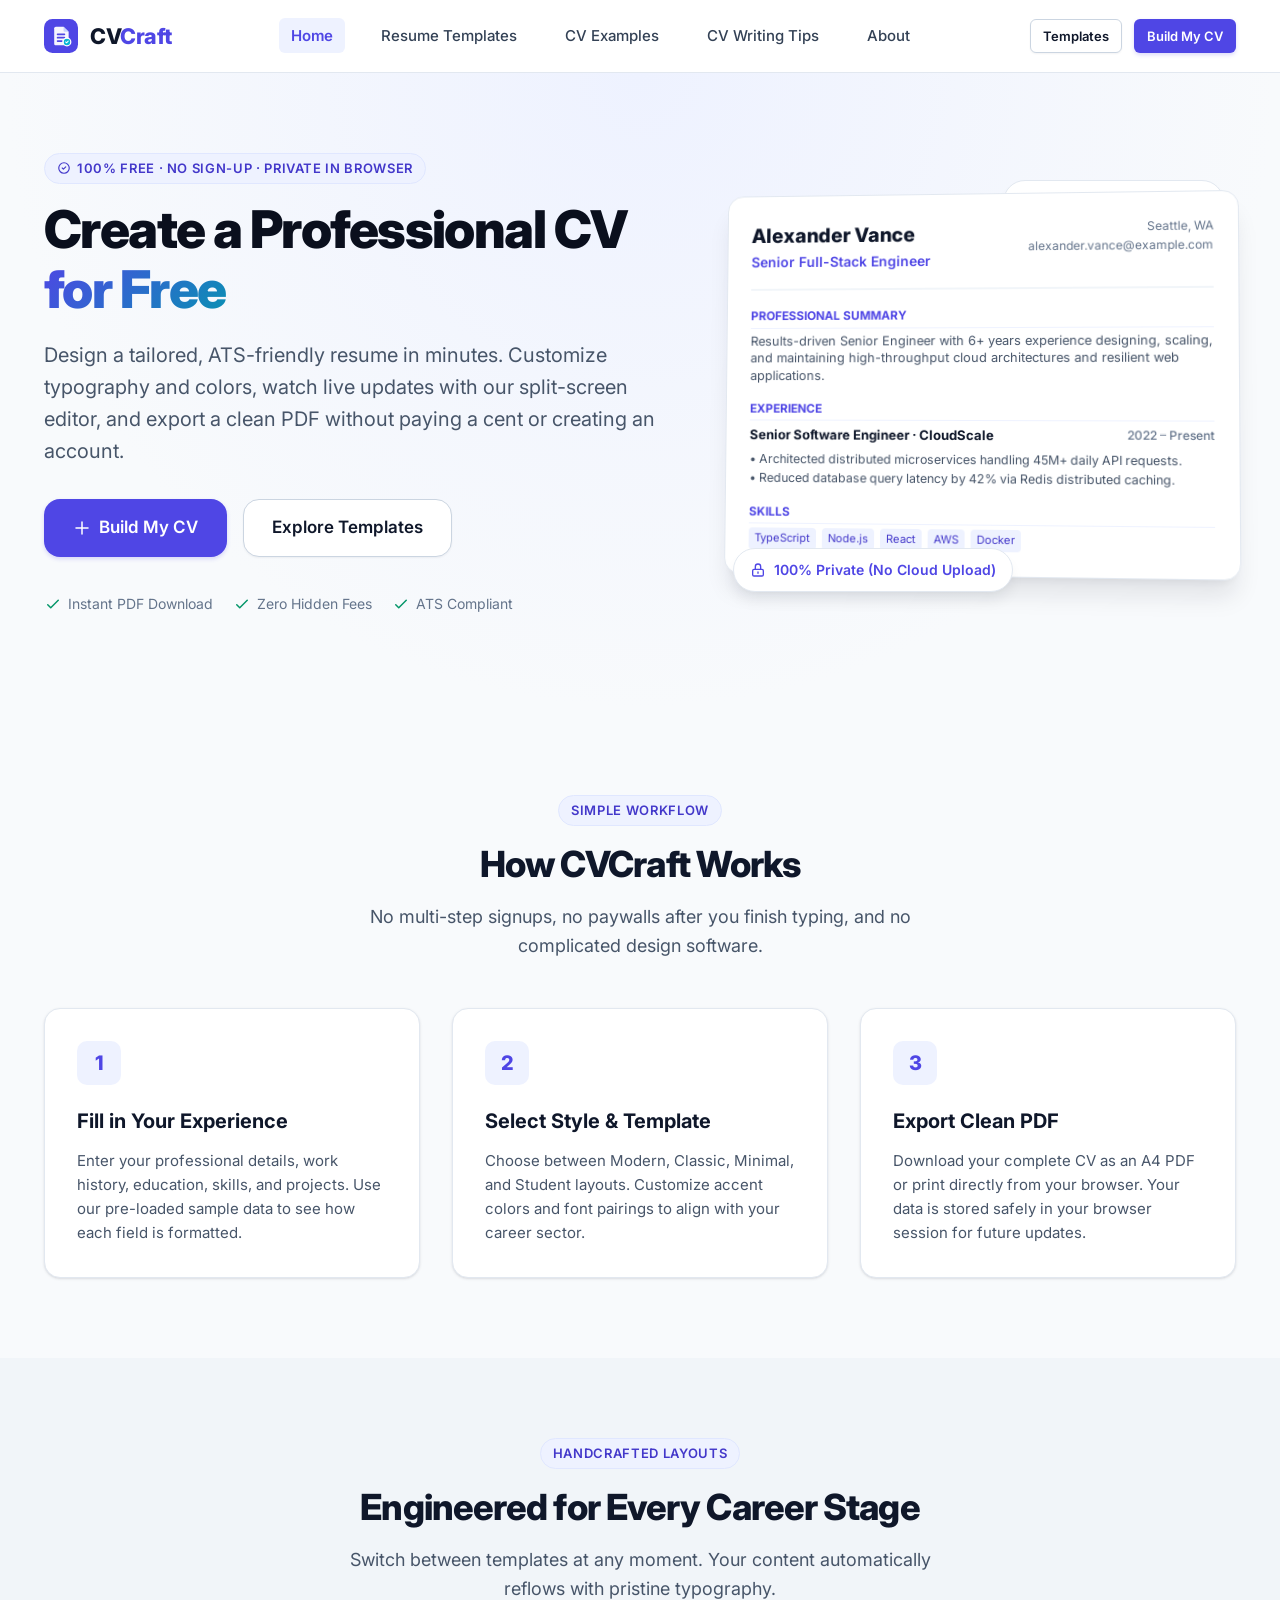
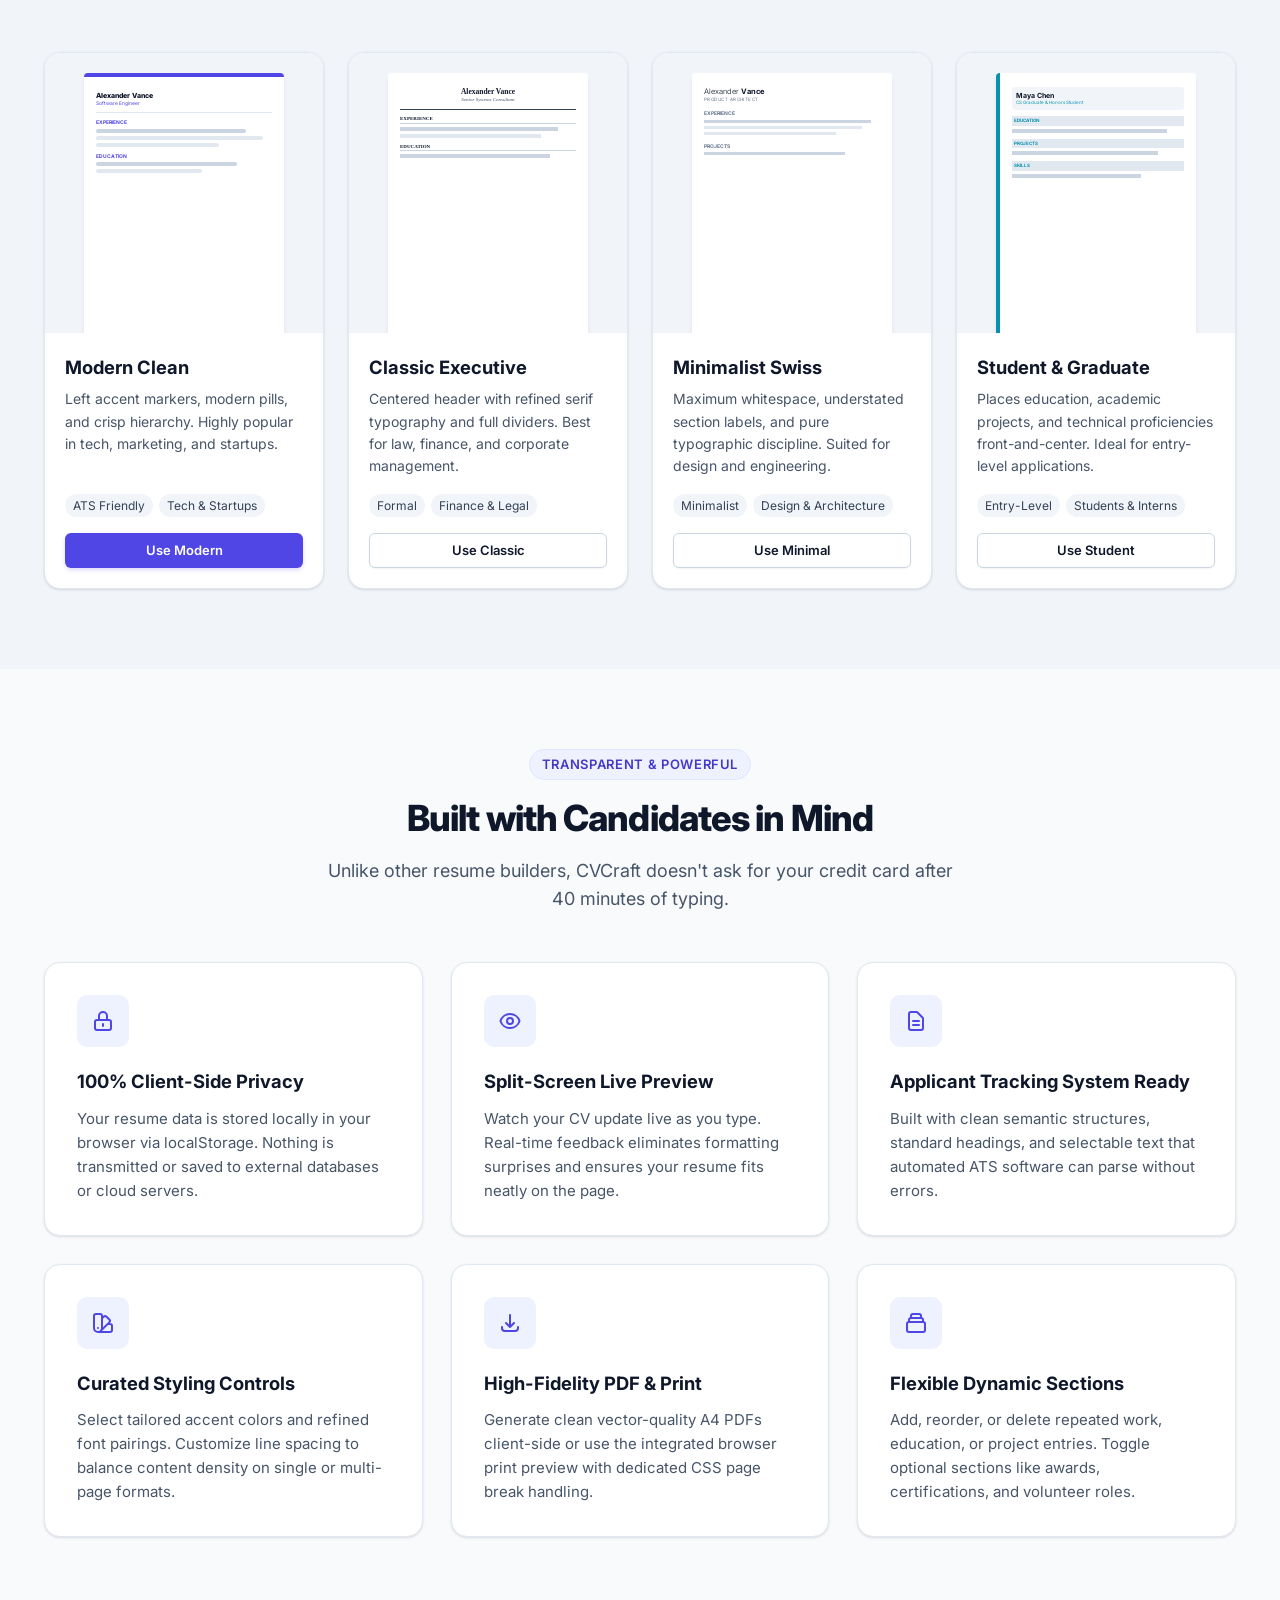
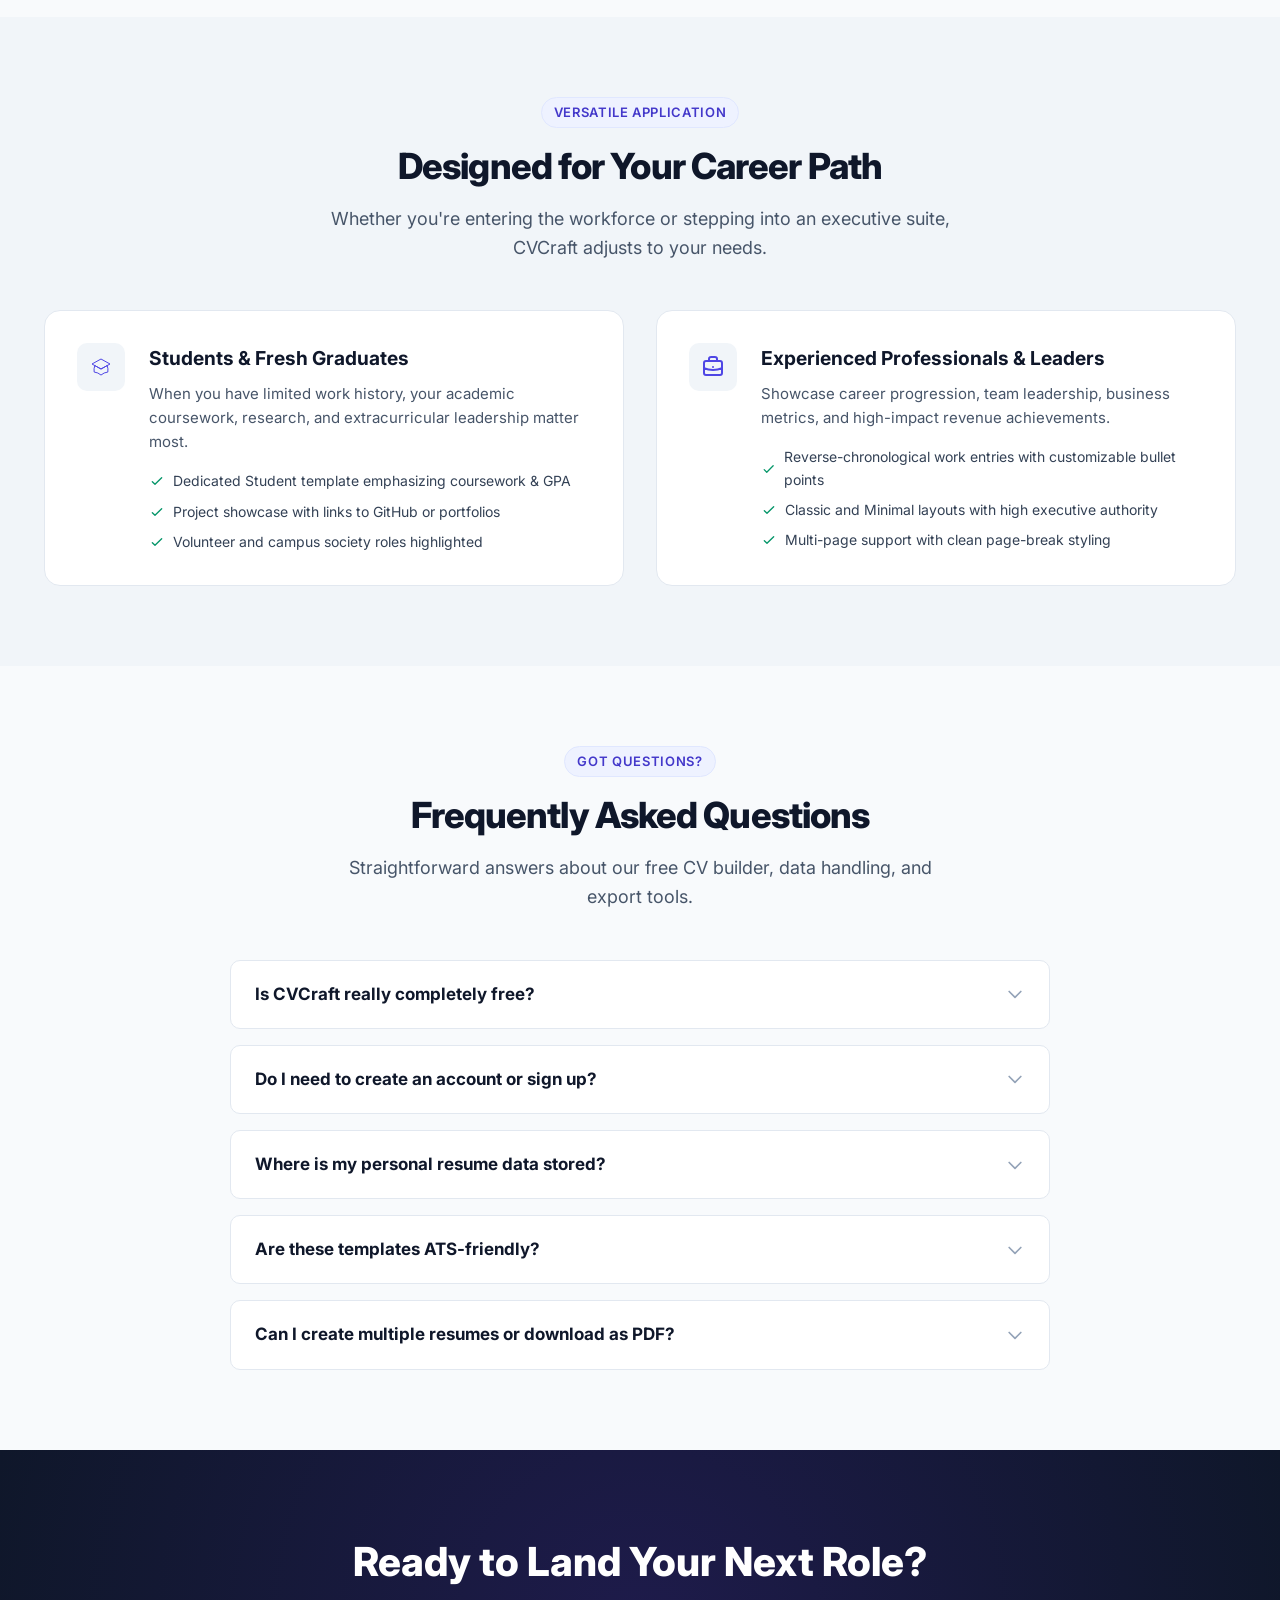
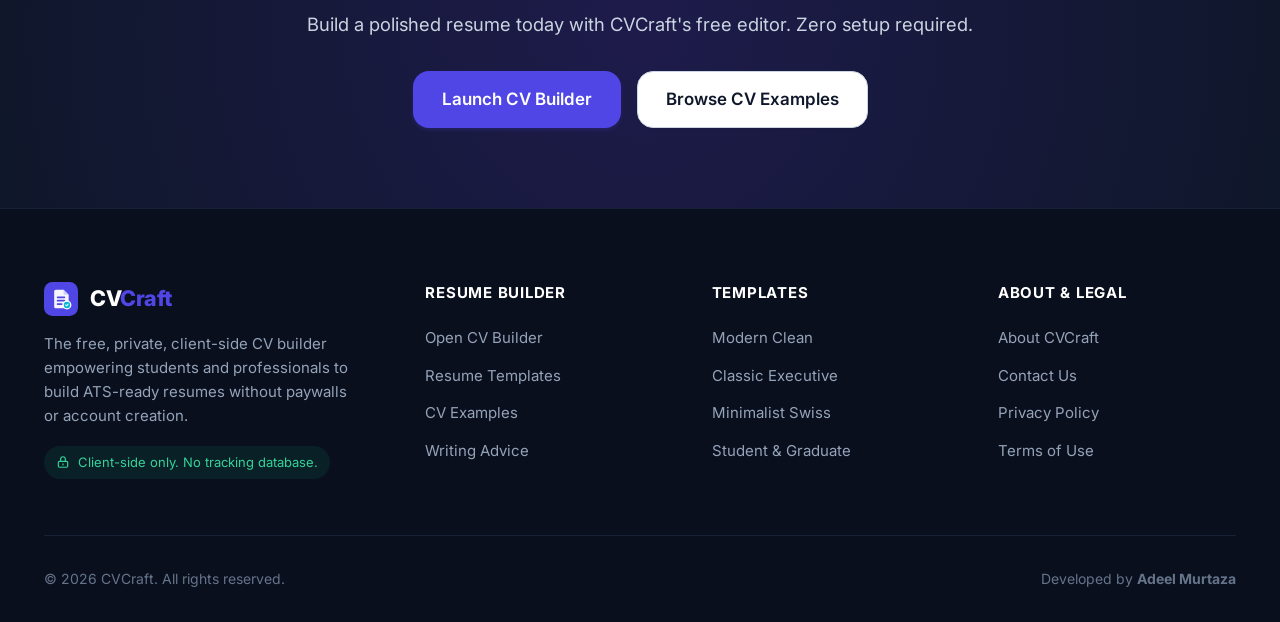
<file: index.html>
<!DOCTYPE html>
<html lang="en">
<head>
  <meta charset="UTF-8">
  <meta name="viewport" content="width=device-width, initial-scale=1.0">
  <title>CVCraft — Free CV & Resume Builder | No Sign-up Required</title>
  <meta name="google-adsense-account" content="ca-pub-1015771355392884">
  <meta name="description" content="Build professional, ATS-friendly resumes and CVs for free in your browser. Real-time live preview, customizable templates, instant PDF download. No account or subscription needed.">
  <meta name="author" content="Adeel Murtaza">
  <meta name="theme-color" content="#4f46e5">
  <meta property="og:type" content="website">
  <meta property="og:title" content="CVCraft — Free CV & Resume Builder">
  <meta property="og:description" content="Build professional, ATS-friendly resumes and CVs for free in your browser. Real-time live preview, customizable templates, instant PDF download. Developed by Adeel Murtaza.">
  <meta property="og:site_name" content="CVCraft">
  <link rel="icon" type="image/svg+xml" href="assets/favicon.svg">
  <!-- Fonts -->
  <link rel="preconnect" href="https://fonts.googleapis.com">
  <link rel="preconnect" href="https://fonts.gstatic.com" crossorigin>
  <link href="https://fonts.googleapis.com/css2?family=Inter:wght@300;400;500;600;700;800&family=Merriweather:ital,wght@0,300;0,400;0,700;1,300;1,400&family=Roboto:wght@300;400;500;700&display=swap" rel="stylesheet">
  <link rel="stylesheet" href="css/style.css">
</head>
<body>
  <a href="#main-content" class="skip-link">Skip to main content</a>

  <!-- Global Header -->
  <header class="site-header">
    <div class="container header-inner">
      <a href="index.html" class="brand-logo" aria-label="CVCraft Home">
        <img src="assets/logo.svg" alt="CVCraft Logo" width="34" height="34">
        <span>CV<span class="accent">Craft</span></span>
      </a>

      <nav aria-label="Main Navigation">
        <ul class="nav-links">
          <li><a href="index.html" class="nav-link active">Home</a></li>
          <li><a href="templates.html" class="nav-link">Resume Templates</a></li>
          <li><a href="examples.html" class="nav-link">CV Examples</a></li>
          <li><a href="tips.html" class="nav-link">CV Writing Tips</a></li>
          <li><a href="about.html" class="nav-link">About</a></li>
        </ul>
      </nav>

      <div class="nav-actions">
        <a href="templates.html" class="btn btn-secondary btn-sm">Templates</a>
        <a href="builder.html" class="btn btn-primary btn-sm">Build My CV</a>
        <button type="button" class="mobile-menu-toggle btn-icon" aria-label="Open Navigation Menu" aria-expanded="false">
          <svg width="24" height="24" fill="none" viewBox="0 0 24 24" stroke="currentColor">
            <path stroke-linecap="round" stroke-linejoin="round" stroke-width="2" d="M4 6h16M4 12h16M4 18h16"/>
          </svg>
        </button>
      </div>
    </div>
  </header>

  <!-- Mobile Drawer -->
  <div class="mobile-nav" aria-label="Mobile Navigation">
    <ul class="mobile-nav-list">
      <li><a href="index.html" class="mobile-nav-link active">Home</a></li>
      <li><a href="templates.html" class="mobile-nav-link">Resume Templates</a></li>
      <li><a href="examples.html" class="mobile-nav-link">CV Examples</a></li>
      <li><a href="tips.html" class="mobile-nav-link">CV Writing Tips</a></li>
      <li><a href="about.html" class="mobile-nav-link">About CVCraft</a></li>
      <li><a href="contact.html" class="mobile-nav-link">Contact Us</a></li>
    </ul>
    <div style="display: flex; flex-direction: column; gap: 10px;">
      <a href="builder.html" class="btn btn-primary" style="width: 100%;">Create Resume Now</a>
    </div>
  </div>

  <main id="main-content">
    <!-- Hero Section -->
    <section class="hero">
      <div class="container">
        <div class="hero-grid">
          <div class="hero-content">
            <div class="badge">
              <svg width="14" height="14" fill="none" viewBox="0 0 24 24" stroke="currentColor">
                <path stroke-linecap="round" stroke-linejoin="round" stroke-width="2" d="M9 12l2 2 4-4m6 2a9 9 0 11-18 0 9 9 0 0118 0z"/>
              </svg>
              100% Free · No Sign-Up · Private in Browser
            </div>
            <h1>Create a Professional CV <span class="highlight">for Free</span></h1>
            <p class="hero-lead">
              Design a tailored, ATS-friendly resume in minutes. Customize typography and colors, watch live updates with our split-screen editor, and export a clean PDF without paying a cent or creating an account.
            </p>
            <div class="hero-actions">
              <a href="builder.html" class="btn btn-primary btn-lg">
                <svg width="18" height="18" fill="none" viewBox="0 0 24 24" stroke="currentColor">
                  <path stroke-linecap="round" stroke-linejoin="round" stroke-width="2" d="M12 4v16m8-8H4"/>
                </svg>
                Build My CV
              </a>
              <a href="templates.html" class="btn btn-secondary btn-lg">
                Explore Templates
              </a>
            </div>
            <div class="hero-trust">
              <span class="trust-item">
                <svg fill="none" viewBox="0 0 24 24" stroke="currentColor"><path stroke-linecap="round" stroke-linejoin="round" stroke-width="2" d="M5 13l4 4L19 7"/></svg>
                Instant PDF Download
              </span>
              <span class="trust-item">
                <svg fill="none" viewBox="0 0 24 24" stroke="currentColor"><path stroke-linecap="round" stroke-linejoin="round" stroke-width="2" d="M5 13l4 4L19 7"/></svg>
                Zero Hidden Fees
              </span>
              <span class="trust-item">
                <svg fill="none" viewBox="0 0 24 24" stroke="currentColor"><path stroke-linecap="round" stroke-linejoin="round" stroke-width="2" d="M5 13l4 4L19 7"/></svg>
                ATS Compliant
              </span>
            </div>
          </div>

          <!-- Hero Visual Resume Simulation -->
          <div class="hero-visual">
            <div class="hero-floating-badge badge-top">
              <svg width="16" height="16" fill="none" viewBox="0 0 24 24" stroke="currentColor">
                <path stroke-linecap="round" stroke-linejoin="round" stroke-width="2" d="M5 13l4 4L19 7"/>
              </svg>
              <span>ATS Compatible Format</span>
            </div>

            <div class="hero-card-preview">
              <div class="hero-card-header">
                <div>
                  <div class="hero-card-name">Alexander Vance</div>
                  <div class="hero-card-title">Senior Full-Stack Engineer</div>
                </div>
                <div style="font-size: 0.75rem; color: #64748b; text-align: right;">
                  Seattle, WA<br>alexander.vance@example.com
                </div>
              </div>

              <div style="margin-bottom: 14px;">
                <div style="font-size: 0.75rem; font-weight: 700; text-transform: uppercase; color: #4f46e5; margin-bottom: 4px; border-bottom: 1.5px solid #eef2ff; padding-bottom: 2px;">Professional Summary</div>
                <div style="font-size: 0.8rem; color: #475569; line-height: 1.4;">
                  Results-driven Senior Engineer with 6+ years experience designing, scaling, and maintaining high-throughput cloud architectures and resilient web applications.
                </div>
              </div>

              <div style="margin-bottom: 14px;">
                <div style="font-size: 0.75rem; font-weight: 700; text-transform: uppercase; color: #4f46e5; margin-bottom: 4px; border-bottom: 1.5px solid #eef2ff; padding-bottom: 2px;">Experience</div>
                <div style="font-size: 0.825rem; font-weight: 700; color: #0f172a; display: flex; justify-content: space-between;">
                  <span>Senior Software Engineer · CloudScale</span>
                  <span style="font-weight: 500; color: #64748b; font-size: 0.75rem;">2022 – Present</span>
                </div>
                <div style="font-size: 0.775rem; color: #475569; margin-top: 3px;">
                  • Architected distributed microservices handling 45M+ daily API requests.<br>
                  • Reduced database query latency by 42% via Redis distributed caching.
                </div>
              </div>

              <div>
                <div style="font-size: 0.75rem; font-weight: 700; text-transform: uppercase; color: #4f46e5; margin-bottom: 4px; border-bottom: 1.5px solid #eef2ff; padding-bottom: 2px;">Skills</div>
                <div style="display: flex; gap: 6px; flex-wrap: wrap;">
                  <span style="font-size: 0.7rem; background: #eef2ff; color: #4338ca; padding: 2px 6px; border-radius: 4px;">TypeScript</span>
                  <span style="font-size: 0.7rem; background: #eef2ff; color: #4338ca; padding: 2px 6px; border-radius: 4px;">Node.js</span>
                  <span style="font-size: 0.7rem; background: #eef2ff; color: #4338ca; padding: 2px 6px; border-radius: 4px;">React</span>
                  <span style="font-size: 0.7rem; background: #eef2ff; color: #4338ca; padding: 2px 6px; border-radius: 4px;">AWS</span>
                  <span style="font-size: 0.7rem; background: #eef2ff; color: #4338ca; padding: 2px 6px; border-radius: 4px;">Docker</span>
                </div>
              </div>
            </div>

            <div class="hero-floating-badge badge-bottom">
              <svg width="16" height="16" fill="none" viewBox="0 0 24 24" stroke="currentColor">
                <path stroke-linecap="round" stroke-linejoin="round" stroke-width="2" d="M12 15v2m-6 4h12a2 2 0 002-2v-6a2 2 0 00-2-2H6a2 2 0 00-2 2v6a2 2 0 002 2zm10-10V7a4 4 0 00-8 0v4h8z"/>
              </svg>
              <span>100% Private (No Cloud Upload)</span>
            </div>
          </div>
        </div>
      </div>
    </section>

    <!-- How It Works (Three-Step Process) -->
    <section class="section">
      <div class="container">
        <div class="text-center">
          <div class="badge">Simple Workflow</div>
          <h2 class="section-title">How CVCraft Works</h2>
          <p class="section-subtitle">No multi-step signups, no paywalls after you finish typing, and no complicated design software.</p>
        </div>

        <div class="steps-grid">
          <div class="step-card">
            <div class="step-number">1</div>
            <h3>Fill in Your Experience</h3>
            <p>Enter your professional details, work history, education, skills, and projects. Use our pre-loaded sample data to see how each field is formatted.</p>
          </div>

          <div class="step-card">
            <div class="step-number">2</div>
            <h3>Select Style & Template</h3>
            <p>Choose between Modern, Classic, Minimal, and Student layouts. Customize accent colors and font pairings to align with your career sector.</p>
          </div>

          <div class="step-card">
            <div class="step-number">3</div>
            <h3>Export Clean PDF</h3>
            <p>Download your complete CV as an A4 PDF or print directly from your browser. Your data is stored safely in your browser session for future updates.</p>
          </div>
        </div>
      </div>
    </section>

    <!-- Templates Showcase Preview -->
    <section class="section section-subtle">
      <div class="container">
        <div class="text-center">
          <div class="badge">Handcrafted Layouts</div>
          <h2 class="section-title">Engineered for Every Career Stage</h2>
          <p class="section-subtitle">Switch between templates at any moment. Your content automatically reflows with pristine typography.</p>
        </div>

        <div class="templates-grid">
          <!-- Template 1: Modern -->
          <div class="template-card">
            <div class="template-thumbnail-wrapper">
              <div class="template-mini-sheet" style="border-top: 4px solid #4f46e5;">
                <div style="font-weight: 800; font-size: 7px; color: #0f172a;">Alexander Vance</div>
                <div style="font-size: 5px; color: #4f46e5; margin-bottom: 6px;">Software Engineer</div>
                <div style="height: 1px; background: #e2e8f0; margin-bottom: 6px;"></div>
                <div style="font-weight: 700; color: #4f46e5; font-size: 5px; margin-bottom: 3px;">EXPERIENCE</div>
                <div style="height: 4px; background: #cbd5e1; border-radius: 2px; margin-bottom: 3px; width: 85%;"></div>
                <div style="height: 4px; background: #e2e8f0; border-radius: 2px; margin-bottom: 3px; width: 95%;"></div>
                <div style="height: 4px; background: #e2e8f0; border-radius: 2px; margin-bottom: 6px; width: 70%;"></div>
                <div style="font-weight: 700; color: #4f46e5; font-size: 5px; margin-bottom: 3px;">EDUCATION</div>
                <div style="height: 4px; background: #cbd5e1; border-radius: 2px; margin-bottom: 3px; width: 80%;"></div>
                <div style="height: 4px; background: #e2e8f0; border-radius: 2px; width: 60%;"></div>
              </div>
            </div>
            <div class="template-info">
              <h3 class="template-title">Modern Clean</h3>
              <p class="template-desc">Left accent markers, modern pills, and crisp hierarchy. Highly popular in tech, marketing, and startups.</p>
              <div class="template-tags">
                <span class="template-tag">ATS Friendly</span>
                <span class="template-tag">Tech & Startups</span>
              </div>
              <a href="builder.html?template=modern" class="btn btn-primary btn-sm">Use Modern</a>
            </div>
          </div>

          <!-- Template 2: Classic -->
          <div class="template-card">
            <div class="template-thumbnail-wrapper">
              <div class="template-mini-sheet" style="font-family: serif; text-align: center;">
                <div style="font-weight: 700; font-size: 7.5px; color: #0f172a;">Alexander Vance</div>
                <div style="font-size: 5px; font-style: italic; color: #475569; margin-bottom: 6px;">Senior Systems Consultant</div>
                <div style="height: 1px; background: #334155; margin-bottom: 6px;"></div>
                <div style="text-align: left;">
                  <div style="font-weight: 700; font-size: 5px; border-bottom: 1px solid #cbd5e1; margin-bottom: 3px;">EXPERIENCE</div>
                  <div style="height: 4px; background: #cbd5e1; margin-bottom: 3px; width: 90%;"></div>
                  <div style="height: 4px; background: #e2e8f0; margin-bottom: 6px; width: 80%;"></div>
                  <div style="font-weight: 700; font-size: 5px; border-bottom: 1px solid #cbd5e1; margin-bottom: 3px;">EDUCATION</div>
                  <div style="height: 4px; background: #cbd5e1; width: 85%;"></div>
                </div>
              </div>
            </div>
            <div class="template-info">
              <h3 class="template-title">Classic Executive</h3>
              <p class="template-desc">Centered header with refined serif typography and full dividers. Best for law, finance, and corporate management.</p>
              <div class="template-tags">
                <span class="template-tag">Formal</span>
                <span class="template-tag">Finance & Legal</span>
              </div>
              <a href="builder.html?template=classic" class="btn btn-secondary btn-sm">Use Classic</a>
            </div>
          </div>

          <!-- Template 3: Minimal -->
          <div class="template-card">
            <div class="template-thumbnail-wrapper">
              <div class="template-mini-sheet">
                <div style="font-weight: 300; font-size: 7.5px; color: #0f172a;">Alexander <strong style="font-weight: 700;">Vance</strong></div>
                <div style="font-size: 4.5px; text-transform: uppercase; letter-spacing: 0.1em; color: #64748b; margin-bottom: 8px;">Product Architect</div>
                <div style="font-size: 5px; font-weight: 700; text-transform: uppercase; color: #64748b; margin-bottom: 3px;">EXPERIENCE</div>
                <div style="height: 3px; background: #cbd5e1; margin-bottom: 3px; width: 95%;"></div>
                <div style="height: 3px; background: #e2e8f0; margin-bottom: 3px; width: 90%;"></div>
                <div style="height: 3px; background: #e2e8f0; margin-bottom: 8px; width: 75%;"></div>
                <div style="font-size: 5px; font-weight: 700; text-transform: uppercase; color: #64748b; margin-bottom: 3px;">PROJECTS</div>
                <div style="height: 3px; background: #cbd5e1; width: 80%;"></div>
              </div>
            </div>
            <div class="template-info">
              <h3 class="template-title">Minimalist Swiss</h3>
              <p class="template-desc">Maximum whitespace, understated section labels, and pure typographic discipline. Suited for design and engineering.</p>
              <div class="template-tags">
                <span class="template-tag">Minimalist</span>
                <span class="template-tag">Design & Architecture</span>
              </div>
              <a href="builder.html?template=minimal" class="btn btn-secondary btn-sm">Use Minimal</a>
            </div>
          </div>

          <!-- Template 4: Student -->
          <div class="template-card">
            <div class="template-thumbnail-wrapper">
              <div class="template-mini-sheet" style="border-left: 4px solid #0891b2;">
                <div style="background: #f1f5f9; padding: 4px; border-radius: 3px; margin-bottom: 6px;">
                  <div style="font-weight: 700; font-size: 7px; color: #0f172a;">Maya Chen</div>
                  <div style="font-size: 4.5px; color: #0891b2;">CS Graduate & Honors Student</div>
                </div>
                <div style="background: #e2e8f0; font-weight: 700; font-size: 4.5px; color: #0891b2; padding: 2px; margin-bottom: 3px;">EDUCATION</div>
                <div style="height: 4px; background: #cbd5e1; margin-bottom: 6px; width: 90%;"></div>
                <div style="background: #e2e8f0; font-weight: 700; font-size: 4.5px; color: #0891b2; padding: 2px; margin-bottom: 3px;">PROJECTS</div>
                <div style="height: 4px; background: #cbd5e1; margin-bottom: 6px; width: 85%;"></div>
                <div style="background: #e2e8f0; font-weight: 700; font-size: 4.5px; color: #0891b2; padding: 2px; margin-bottom: 3px;">SKILLS</div>
                <div style="height: 4px; background: #cbd5e1; width: 75%;"></div>
              </div>
            </div>
            <div class="template-info">
              <h3 class="template-title">Student & Graduate</h3>
              <p class="template-desc">Places education, academic projects, and technical proficiencies front-and-center. Ideal for entry-level applications.</p>
              <div class="template-tags">
                <span class="template-tag">Entry-Level</span>
                <span class="template-tag">Students & Interns</span>
              </div>
              <a href="builder.html?template=student" class="btn btn-secondary btn-sm">Use Student</a>
            </div>
          </div>
        </div>
      </div>
    </section>

    <!-- Key Platform Features -->
    <section class="section">
      <div class="container">
        <div class="text-center">
          <div class="badge">Transparent & Powerful</div>
          <h2 class="section-title">Built with Candidates in Mind</h2>
          <p class="section-subtitle">Unlike other resume builders, CVCraft doesn't ask for your credit card after 40 minutes of typing.</p>
        </div>

        <div class="features-grid">
          <div class="feature-card">
            <div class="feature-icon-wrapper">
              <svg width="24" height="24" fill="none" viewBox="0 0 24 24" stroke="currentColor">
                <path stroke-linecap="round" stroke-linejoin="round" stroke-width="2" d="M12 15v2m-6 4h12a2 2 0 002-2v-6a2 2 0 00-2-2H6a2 2 0 00-2 2v6a2 2 0 002 2zm10-10V7a4 4 0 00-8 0v4h8z"/>
              </svg>
            </div>
            <h3>100% Client-Side Privacy</h3>
            <p>Your resume data is stored locally in your browser via localStorage. Nothing is transmitted or saved to external databases or cloud servers.</p>
          </div>

          <div class="feature-card">
            <div class="feature-icon-wrapper">
              <svg width="24" height="24" fill="none" viewBox="0 0 24 24" stroke="currentColor">
                <path stroke-linecap="round" stroke-linejoin="round" stroke-width="2" d="M15 12a3 3 0 11-6 0 3 3 0 016 0z"/>
                <path stroke-linecap="round" stroke-linejoin="round" stroke-width="2" d="M2.458 12C3.732 7.943 7.523 5 12 5c4.478 0 8.268 2.943 9.542 7-1.274 4.057-5.064 7-9.542 7-4.477 0-8.268-2.943-9.542-7z"/>
              </svg>
            </div>
            <h3>Split-Screen Live Preview</h3>
            <p>Watch your CV update live as you type. Real-time feedback eliminates formatting surprises and ensures your resume fits neatly on the page.</p>
          </div>

          <div class="feature-card">
            <div class="feature-icon-wrapper">
              <svg width="24" height="24" fill="none" viewBox="0 0 24 24" stroke="currentColor">
                <path stroke-linecap="round" stroke-linejoin="round" stroke-width="2" d="M9 12h6m-6 4h6m2 5H7a2 2 0 01-2-2V5a2 2 0 012-2h5.586a1 1 0 01.707.293l5.414 5.414a1 1 0 01.293.707V19a2 2 0 01-2 2z"/>
              </svg>
            </div>
            <h3>Applicant Tracking System Ready</h3>
            <p>Built with clean semantic structures, standard headings, and selectable text that automated ATS software can parse without errors.</p>
          </div>

          <div class="feature-card">
            <div class="feature-icon-wrapper">
              <svg width="24" height="24" fill="none" viewBox="0 0 24 24" stroke="currentColor">
                <path stroke-linecap="round" stroke-linejoin="round" stroke-width="2" d="M7 21a4 4 0 01-4-4V5a2 2 0 012-2h4a2 2 0 012 2v12a4 4 0 01-4 4zm0 0h12a2 2 0 002-2v-4a2 2 0 00-2-2h-2.343M11 7.343l1.657-1.657a2 2 0 012.828 0l2.829 2.829a2 2 0 010 2.828l-8.486 8.485M7 17h.01"/>
              </svg>
            </div>
            <h3>Curated Styling Controls</h3>
            <p>Select tailored accent colors and refined font pairings. Customize line spacing to balance content density on single or multi-page formats.</p>
          </div>

          <div class="feature-card">
            <div class="feature-icon-wrapper">
              <svg width="24" height="24" fill="none" viewBox="0 0 24 24" stroke="currentColor">
                <path stroke-linecap="round" stroke-linejoin="round" stroke-width="2" d="M4 16v1a3 3 0 003 3h10a3 3 0 003-3v-1m-4-4l-4 4m0 0l-4-4m4 4V4"/>
              </svg>
            </div>
            <h3>High-Fidelity PDF & Print</h3>
            <p>Generate clean vector-quality A4 PDFs client-side or use the integrated browser print preview with dedicated CSS page break handling.</p>
          </div>

          <div class="feature-card">
            <div class="feature-icon-wrapper">
              <svg width="24" height="24" fill="none" viewBox="0 0 24 24" stroke="currentColor">
                <path stroke-linecap="round" stroke-linejoin="round" stroke-width="2" d="M19 11H5m14 0a2 2 0 012 2v6a2 2 0 01-2 2H5a2 2 0 01-2-2v-6a2 2 0 012-2m14 0V9a2 2 0 00-2-2M5 11V9a2 2 0 012-2m0 0V5a2 2 0 012-2h6a2 2 0 012 2v2M7 7h10"/>
              </svg>
            </div>
            <h3>Flexible Dynamic Sections</h3>
            <p>Add, reorder, or delete repeated work, education, or project entries. Toggle optional sections like awards, certifications, and volunteer roles.</p>
          </div>
        </div>
      </div>
    </section>

    <!-- Use Cases Section -->
    <section class="section section-subtle">
      <div class="container">
        <div class="text-center">
          <div class="badge">Versatile Application</div>
          <h2 class="section-title">Designed for Your Career Path</h2>
          <p class="section-subtitle">Whether you're entering the workforce or stepping into an executive suite, CVCraft adjusts to your needs.</p>
        </div>

        <div class="use-cases-grid">
          <div class="use-case-card">
            <div class="use-case-icon">
              <svg width="24" height="24" fill="none" viewBox="0 0 24 24" stroke="currentColor">
                <path d="M12 14l9-5-9-5-9 5 9 5z"/>
                <path d="M12 14l6.16-3.422a12.083 12.083 0 01.665 6.479A11.952 11.952 0 0012 20.055a11.952 11.952 0 00-6.824-2.998 12.078 12.078 0 01.665-6.479L12 14z"/>
              </svg>
            </div>
            <div class="use-case-content">
              <h3>Students & Fresh Graduates</h3>
              <p>When you have limited work history, your academic coursework, research, and extracurricular leadership matter most.</p>
              <ul class="use-case-list">
                <li><svg fill="none" viewBox="0 0 24 24" stroke="currentColor"><path stroke-linecap="round" stroke-linejoin="round" stroke-width="2" d="M5 13l4 4L19 7"/></svg> Dedicated Student template emphasizing coursework & GPA</li>
                <li><svg fill="none" viewBox="0 0 24 24" stroke="currentColor"><path stroke-linecap="round" stroke-linejoin="round" stroke-width="2" d="M5 13l4 4L19 7"/></svg> Project showcase with links to GitHub or portfolios</li>
                <li><svg fill="none" viewBox="0 0 24 24" stroke="currentColor"><path stroke-linecap="round" stroke-linejoin="round" stroke-width="2" d="M5 13l4 4L19 7"/></svg> Volunteer and campus society roles highlighted</li>
              </ul>
            </div>
          </div>

          <div class="use-case-card">
            <div class="use-case-icon">
              <svg width="24" height="24" fill="none" viewBox="0 0 24 24" stroke="currentColor">
                <path stroke-linecap="round" stroke-linejoin="round" stroke-width="2" d="M21 13.255A23.931 23.931 0 0112 15c-3.183 0-6.22-.62-9-1.745M16 6V4a2 2 0 00-2-2h-4a2 2 0 00-2 2v2m4 6h.01M5 20h14a2 2 0 002-2V8a2 2 0 00-2-2H5a2 2 0 00-2 2v10a2 2 0 002 2z"/>
              </svg>
            </div>
            <div class="use-case-content">
              <h3>Experienced Professionals & Leaders</h3>
              <p>Showcase career progression, team leadership, business metrics, and high-impact revenue achievements.</p>
              <ul class="use-case-list">
                <li><svg fill="none" viewBox="0 0 24 24" stroke="currentColor"><path stroke-linecap="round" stroke-linejoin="round" stroke-width="2" d="M5 13l4 4L19 7"/></svg> Reverse-chronological work entries with customizable bullet points</li>
                <li><svg fill="none" viewBox="0 0 24 24" stroke="currentColor"><path stroke-linecap="round" stroke-linejoin="round" stroke-width="2" d="M5 13l4 4L19 7"/></svg> Classic and Minimal layouts with high executive authority</li>
                <li><svg fill="none" viewBox="0 0 24 24" stroke="currentColor"><path stroke-linecap="round" stroke-linejoin="round" stroke-width="2" d="M5 13l4 4L19 7"/></svg> Multi-page support with clean page-break styling</li>
              </ul>
            </div>
          </div>
        </div>
      </div>
    </section>

    <!-- Frequently Asked Questions -->
    <section class="section">
      <div class="container">
        <div class="text-center">
          <div class="badge">Got Questions?</div>
          <h2 class="section-title">Frequently Asked Questions</h2>
          <p class="section-subtitle">Straightforward answers about our free CV builder, data handling, and export tools.</p>
        </div>

        <div class="faq-accordion">
          <details class="faq-item">
            <summary class="faq-question">
              <span>Is CVCraft really completely free?</span>
              <svg class="faq-icon" fill="none" viewBox="0 0 24 24" stroke="currentColor"><path stroke-linecap="round" stroke-linejoin="round" stroke-width="2" d="M19 9l-7 7-7-7"/></svg>
            </summary>
            <div class="faq-answer">
              Yes. All features—including all 4 resume templates, font customizations, section reordering, and unlimited PDF exports—are 100% free. There are no trial periods, watermarks, or hidden paywalls.
            </div>
          </details>

          <details class="faq-item">
            <summary class="faq-question">
              <span>Do I need to create an account or sign up?</span>
              <svg class="faq-icon" fill="none" viewBox="0 0 24 24" stroke="currentColor"><path stroke-linecap="round" stroke-linejoin="round" stroke-width="2" d="M19 9l-7 7-7-7"/></svg>
            </summary>
            <div class="faq-answer">
              No account is required. You can start creating your resume right away. Your work in progress is automatically saved to your local browser storage so you don't lose progress if you accidentally refresh.
            </div>
          </details>

          <details class="faq-item">
            <summary class="faq-question">
              <span>Where is my personal resume data stored?</span>
              <svg class="faq-icon" fill="none" viewBox="0 0 24 24" stroke="currentColor"><path stroke-linecap="round" stroke-linejoin="round" stroke-width="2" d="M19 9l-7 7-7-7"/></svg>
            </summary>
            <div class="faq-answer">
              Your resume data is stored exclusively in your browser’s localStorage. We do not operate a backend database and we never upload, transmit, or sell your personal details to any third-party server.
            </div>
          </details>

          <details class="faq-item">
            <summary class="faq-question">
              <span>Are these templates ATS-friendly?</span>
              <svg class="faq-icon" fill="none" viewBox="0 0 24 24" stroke="currentColor"><path stroke-linecap="round" stroke-linejoin="round" stroke-width="2" d="M19 9l-7 7-7-7"/></svg>
            </summary>
            <div class="faq-answer">
              Yes. Our templates use clean semantic HTML hierarchy, standard section names (Experience, Education, Skills), and selectable text. We avoid complex multi-column tables and non-standard symbols that frequently trip up applicant tracking systems.
            </div>
          </details>

          <details class="faq-item">
            <summary class="faq-question">
              <span>Can I create multiple resumes or download as PDF?</span>
              <svg class="faq-icon" fill="none" viewBox="0 0 24 24" stroke="currentColor"><path stroke-linecap="round" stroke-linejoin="round" stroke-width="2" d="M19 9l-7 7-7-7"/></svg>
            </summary>
            <div class="faq-answer">
              You can export as many PDFs as you need. If you are tailoring resumes for different job descriptions, you can edit your content, download a customized PDF, and adjust it anytime.
            </div>
          </details>
        </div>
      </div>
    </section>

    <!-- Bottom Call-To-Action Banner -->
    <section class="section section-dark text-center" style="background: radial-gradient(circle at center, #1e1b4b 0%, #0f172a 100%);">
      <div class="container container-narrow">
        <h2 style="font-size: 2.5rem; font-weight: 800; color: #fff; margin-bottom: 16px;">Ready to Land Your Next Role?</h2>
        <p style="color: #cbd5e1; font-size: 1.15rem; margin-bottom: 32px;">Build a polished resume today with CVCraft's free editor. Zero setup required.</p>
        <div style="display: flex; justify-content: center; gap: 16px; flex-wrap: wrap;">
          <a href="builder.html" class="btn btn-primary btn-lg">Launch CV Builder</a>
          <a href="examples.html" class="btn btn-secondary btn-lg">Browse CV Examples</a>
        </div>
      </div>
    </section>
  </main>

  <!-- Global Footer -->
  <footer class="site-footer">
    <div class="container">
      <div class="footer-grid">
        <div class="footer-brand">
          <a href="index.html" class="brand-logo" style="color: #fff;">
            <img src="assets/logo.svg" alt="CVCraft Logo" width="30" height="30">
            <span>CV<span class="accent">Craft</span></span>
          </a>
          <p>
            The free, private, client-side CV builder empowering students and professionals to build ATS-ready resumes without paywalls or account creation.
          </p>
          <div class="privacy-pledge">
            <svg width="14" height="14" fill="none" viewBox="0 0 24 24" stroke="currentColor">
              <path stroke-linecap="round" stroke-linejoin="round" stroke-width="2" d="M12 15v2m-6 4h12a2 2 0 002-2v-6a2 2 0 00-2-2H6a2 2 0 00-2 2v6a2 2 0 002 2zm10-10V7a4 4 0 00-8 0v4h8z"/>
            </svg>
            <span>Client-side only. No tracking database.</span>
          </div>
        </div>

        <div class="footer-column">
          <h4>Resume Builder</h4>
          <ul class="footer-links">
            <li><a href="builder.html">Open CV Builder</a></li>
            <li><a href="templates.html">Resume Templates</a></li>
            <li><a href="examples.html">CV Examples</a></li>
            <li><a href="tips.html">Writing Advice</a></li>
          </ul>
        </div>

        <div class="footer-column">
          <h4>Templates</h4>
          <ul class="footer-links">
            <li><a href="builder.html?template=modern">Modern Clean</a></li>
            <li><a href="builder.html?template=classic">Classic Executive</a></li>
            <li><a href="builder.html?template=minimal">Minimalist Swiss</a></li>
            <li><a href="builder.html?template=student">Student & Graduate</a></li>
          </ul>
        </div>

        <div class="footer-column">
          <h4>About & Legal</h4>
          <ul class="footer-links">
            <li><a href="about.html">About CVCraft</a></li>
            <li><a href="contact.html">Contact Us</a></li>
            <li><a href="privacy-policy.html">Privacy Policy</a></li>
            <li><a href="terms.html">Terms of Use</a></li>
          </ul>
        </div>
      </div>

      <div class="footer-bottom">
        <div>&copy; 2026 CVCraft. All rights reserved.</div>
        <div>Developed by <strong>Adeel Murtaza</strong></div>
      </div>
    </div>
  </footer>

  <script src="js/main.js"></script>
</body>
</html>
</file>
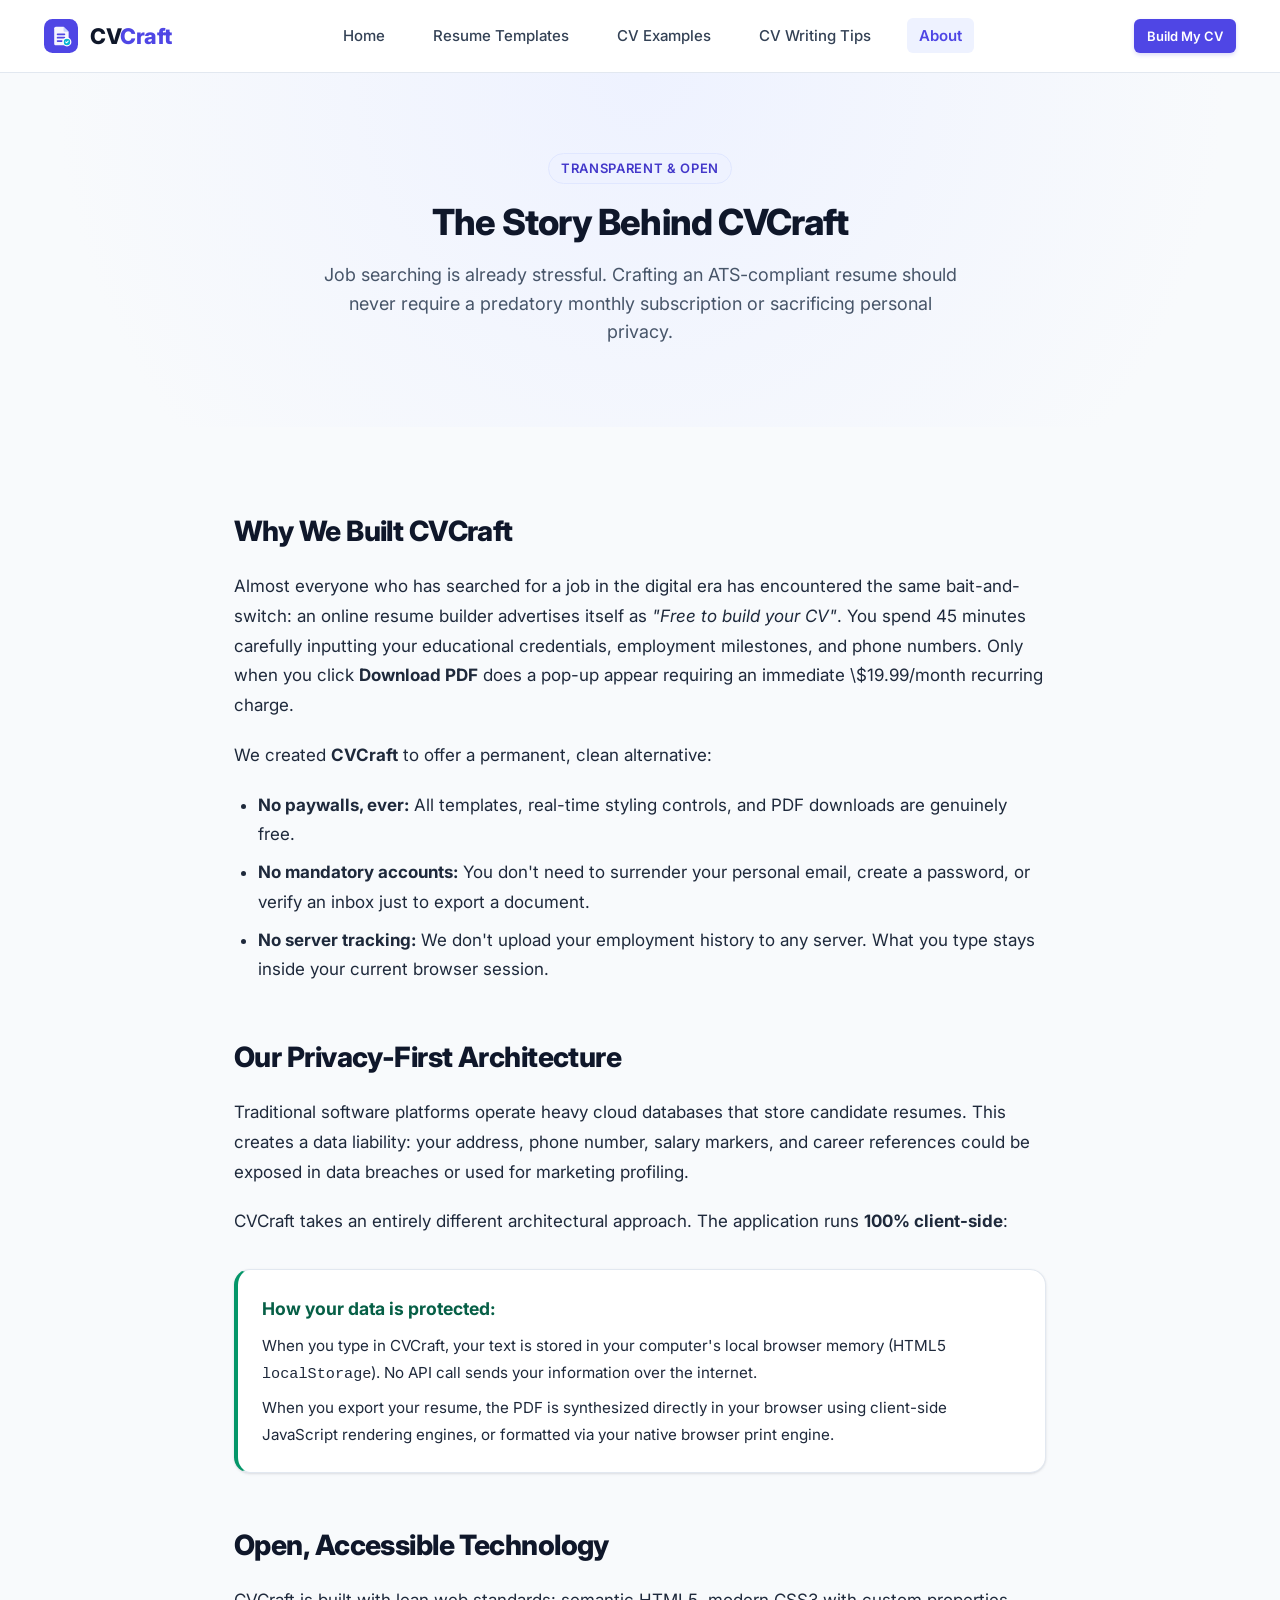
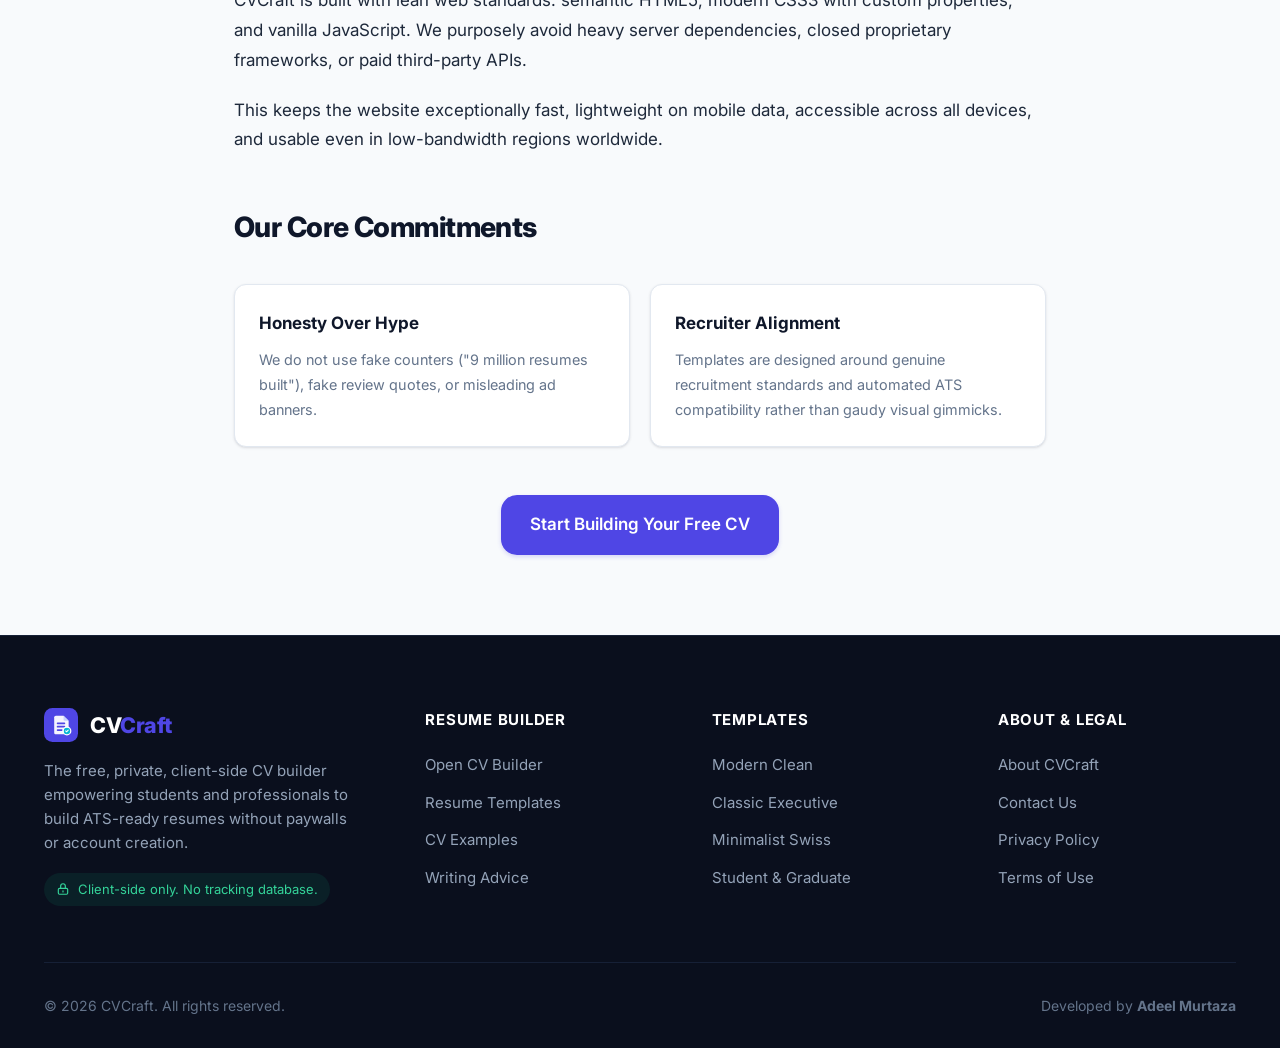
<file: about.html>
<!DOCTYPE html>
<html lang="en">
<head>
  <meta charset="UTF-8">
  <meta name="viewport" content="width=device-width, initial-scale=1.0">
  <title>About Us — CVCraft | Our Mission & Technology</title>
  <meta name="description" content="Discover why CVCraft was created: a completely free, private, client-side CV builder designed to eliminate deceptive subscriptions and respect candidate privacy.">
  <meta name="author" content="Adeel Murtaza">
  <meta name="theme-color" content="#4f46e5">
  <meta property="og:type" content="website">
  <meta property="og:title" content="About Us — CVCraft | Our Mission & Technology">
  <meta property="og:description" content="Discover why CVCraft was created: free, private, client-side CV builder. Developed by Adeel Murtaza.">
  <link rel="icon" type="image/svg+xml" href="assets/favicon.svg">
  <link rel="preconnect" href="https://fonts.googleapis.com">
  <link rel="preconnect" href="https://fonts.gstatic.com" crossorigin>
  <link href="https://fonts.googleapis.com/css2?family=Inter:wght@300;400;500;600;700;800&family=Merriweather:ital,wght@0,300;0,400;0,700;1,300;1,400&family=Roboto:wght@300;400;500;700&display=swap" rel="stylesheet">
  <link rel="stylesheet" href="css/style.css">
</head>
<body>
  <a href="#main-content" class="skip-link">Skip to main content</a>

  <!-- Header -->
  <header class="site-header">
    <div class="container header-inner">
      <a href="index.html" class="brand-logo" aria-label="CVCraft Home">
        <img src="assets/logo.svg" alt="CVCraft Logo" width="34" height="34">
        <span>CV<span class="accent">Craft</span></span>
      </a>

      <nav aria-label="Main Navigation">
        <ul class="nav-links">
          <li><a href="index.html" class="nav-link">Home</a></li>
          <li><a href="templates.html" class="nav-link">Resume Templates</a></li>
          <li><a href="examples.html" class="nav-link">CV Examples</a></li>
          <li><a href="tips.html" class="nav-link">CV Writing Tips</a></li>
          <li><a href="about.html" class="nav-link active">About</a></li>
        </ul>
      </nav>

      <div class="nav-actions">
        <a href="builder.html" class="btn btn-primary btn-sm">Build My CV</a>
        <button type="button" class="mobile-menu-toggle btn-icon" aria-label="Open Navigation Menu" aria-expanded="false">
          <svg width="24" height="24" fill="none" viewBox="0 0 24 24" stroke="currentColor">
            <path stroke-linecap="round" stroke-linejoin="round" stroke-width="2" d="M4 6h16M4 12h16M4 18h16"/>
          </svg>
        </button>
      </div>
    </div>
  </header>

  <!-- Mobile Drawer -->
  <div class="mobile-nav" aria-label="Mobile Navigation">
    <ul class="mobile-nav-list">
      <li><a href="index.html" class="mobile-nav-link">Home</a></li>
      <li><a href="templates.html" class="mobile-nav-link">Resume Templates</a></li>
      <li><a href="examples.html" class="mobile-nav-link">CV Examples</a></li>
      <li><a href="tips.html" class="mobile-nav-link">CV Writing Tips</a></li>
      <li><a href="about.html" class="mobile-nav-link active">About CVCraft</a></li>
      <li><a href="contact.html" class="mobile-nav-link">Contact Us</a></li>
    </ul>
    <a href="builder.html" class="btn btn-primary" style="width: 100%;">Create Resume Now</a>
  </div>

  <main id="main-content">
    <!-- Header Hero -->
    <section class="section" style="padding-bottom: 32px; background: radial-gradient(circle at 50% 0%, #eef2ff 0%, #f8fafc 80%);">
      <div class="container text-center">
        <div class="badge">Transparent & Open</div>
        <h1 class="section-title">The Story Behind CVCraft</h1>
        <p class="section-subtitle">
          Job searching is already stressful. Crafting an ATS-compliant resume should never require a predatory monthly subscription or sacrificing personal privacy.
        </p>
      </div>
    </section>

    <!-- Main Story -->
    <section class="section" style="padding-top: 32px;">
      <div class="container container-narrow prose">
        <h2>Why We Built CVCraft</h2>
        <p>
          Almost everyone who has searched for a job in the digital era has encountered the same bait-and-switch: an online resume builder advertises itself as <em>"Free to build your CV"</em>. You spend 45 minutes carefully inputting your educational credentials, employment milestones, and phone numbers. Only when you click <strong>Download PDF</strong> does a pop-up appear requiring an immediate \$19.99/month recurring charge.
        </p>
        <p>
          We created <strong>CVCraft</strong> to offer a permanent, clean alternative:
        </p>
        <ul>
          <li><strong>No paywalls, ever:</strong> All templates, real-time styling controls, and PDF downloads are genuinely free.</li>
          <li><strong>No mandatory accounts:</strong> You don't need to surrender your personal email, create a password, or verify an inbox just to export a document.</li>
          <li><strong>No server tracking:</strong> We don't upload your employment history to any server. What you type stays inside your current browser session.</li>
        </ul>

        <h2>Our Privacy-First Architecture</h2>
        <p>
          Traditional software platforms operate heavy cloud databases that store candidate resumes. This creates a data liability: your address, phone number, salary markers, and career references could be exposed in data breaches or used for marketing profiling.
        </p>
        <p>
          CVCraft takes an entirely different architectural approach. The application runs <strong>100% client-side</strong>:
        </p>
        <div class="callout-box tip">
          <h4 style="font-size: 1.1rem; color: #065f46; margin-bottom: 8px;">How your data is protected:</h4>
          <p style="margin-bottom: 8px; font-size: 0.95rem;">
            When you type in CVCraft, your text is stored in your computer's local browser memory (HTML5 <code>localStorage</code>). No API call sends your information over the internet.
          </p>
          <p style="margin: 0; font-size: 0.95rem;">
            When you export your resume, the PDF is synthesized directly in your browser using client-side JavaScript rendering engines, or formatted via your native browser print engine.
          </p>
        </div>

        <h2>Open, Accessible Technology</h2>
        <p>
          CVCraft is built with lean web standards: semantic HTML5, modern CSS3 with custom properties, and vanilla JavaScript. We purposely avoid heavy server dependencies, closed proprietary frameworks, or paid third-party APIs.
        </p>
        <p>
          This keeps the website exceptionally fast, lightweight on mobile data, accessible across all devices, and usable even in low-bandwidth regions worldwide.
        </p>

        <h2>Our Core Commitments</h2>
        <div style="display: grid; grid-template-columns: 1fr 1fr; gap: 20px; margin: 32px 0;">
          <div style="background: #fff; padding: 24px; border-radius: 12px; border: 1px solid #e2e8f0; box-shadow: var(--shadow-sm);">
            <div style="font-weight: 700; color: #0f172a; margin-bottom: 8px;">Honesty Over Hype</div>
            <p style="font-size: 0.9rem; color: #64748b; margin: 0;">We do not use fake counters ("9 million resumes built"), fake review quotes, or misleading ad banners.</p>
          </div>
          <div style="background: #fff; padding: 24px; border-radius: 12px; border: 1px solid #e2e8f0; box-shadow: var(--shadow-sm);">
            <div style="font-weight: 700; color: #0f172a; margin-bottom: 8px;">Recruiter Alignment</div>
            <p style="font-size: 0.9rem; color: #64748b; margin: 0;">Templates are designed around genuine recruitment standards and automated ATS compatibility rather than gaudy visual gimmicks.</p>
          </div>
        </div>

        <div style="text-align: center; margin-top: 48px;">
          <a href="builder.html" class="btn btn-primary btn-lg">Start Building Your Free CV</a>
        </div>
      </div>
    </section>
  </main>

  <!-- Global Footer -->
  <footer class="site-footer">
    <div class="container">
      <div class="footer-grid">
        <div class="footer-brand">
          <a href="index.html" class="brand-logo" style="color: #fff;">
            <img src="assets/logo.svg" alt="CVCraft Logo" width="30" height="30">
            <span>CV<span class="accent">Craft</span></span>
          </a>
          <p>
            The free, private, client-side CV builder empowering students and professionals to build ATS-ready resumes without paywalls or account creation.
          </p>
          <div class="privacy-pledge">
            <svg width="14" height="14" fill="none" viewBox="0 0 24 24" stroke="currentColor">
              <path stroke-linecap="round" stroke-linejoin="round" stroke-width="2" d="M12 15v2m-6 4h12a2 2 0 002-2v-6a2 2 0 00-2-2H6a2 2 0 00-2 2v6a2 2 0 002 2zm10-10V7a4 4 0 00-8 0v4h8z"/>
            </svg>
            <span>Client-side only. No tracking database.</span>
          </div>
        </div>

        <div class="footer-column">
          <h4>Resume Builder</h4>
          <ul class="footer-links">
            <li><a href="builder.html">Open CV Builder</a></li>
            <li><a href="templates.html">Resume Templates</a></li>
            <li><a href="examples.html">CV Examples</a></li>
            <li><a href="tips.html">Writing Advice</a></li>
          </ul>
        </div>

        <div class="footer-column">
          <h4>Templates</h4>
          <ul class="footer-links">
            <li><a href="builder.html?template=modern">Modern Clean</a></li>
            <li><a href="builder.html?template=classic">Classic Executive</a></li>
            <li><a href="builder.html?template=minimal">Minimalist Swiss</a></li>
            <li><a href="builder.html?template=student">Student & Graduate</a></li>
          </ul>
        </div>

        <div class="footer-column">
          <h4>About & Legal</h4>
          <ul class="footer-links">
            <li><a href="about.html">About CVCraft</a></li>
            <li><a href="contact.html">Contact Us</a></li>
            <li><a href="privacy-policy.html">Privacy Policy</a></li>
            <li><a href="terms.html">Terms of Use</a></li>
          </ul>
        </div>
      </div>

      <div class="footer-bottom">
        <div>&copy; 2026 CVCraft. All rights reserved.</div>
        <div>Developed by <strong>Adeel Murtaza</strong></div>
      </div>
    </div>
  </footer>

  <script src="js/main.js"></script>
</body>
</html>
</file>
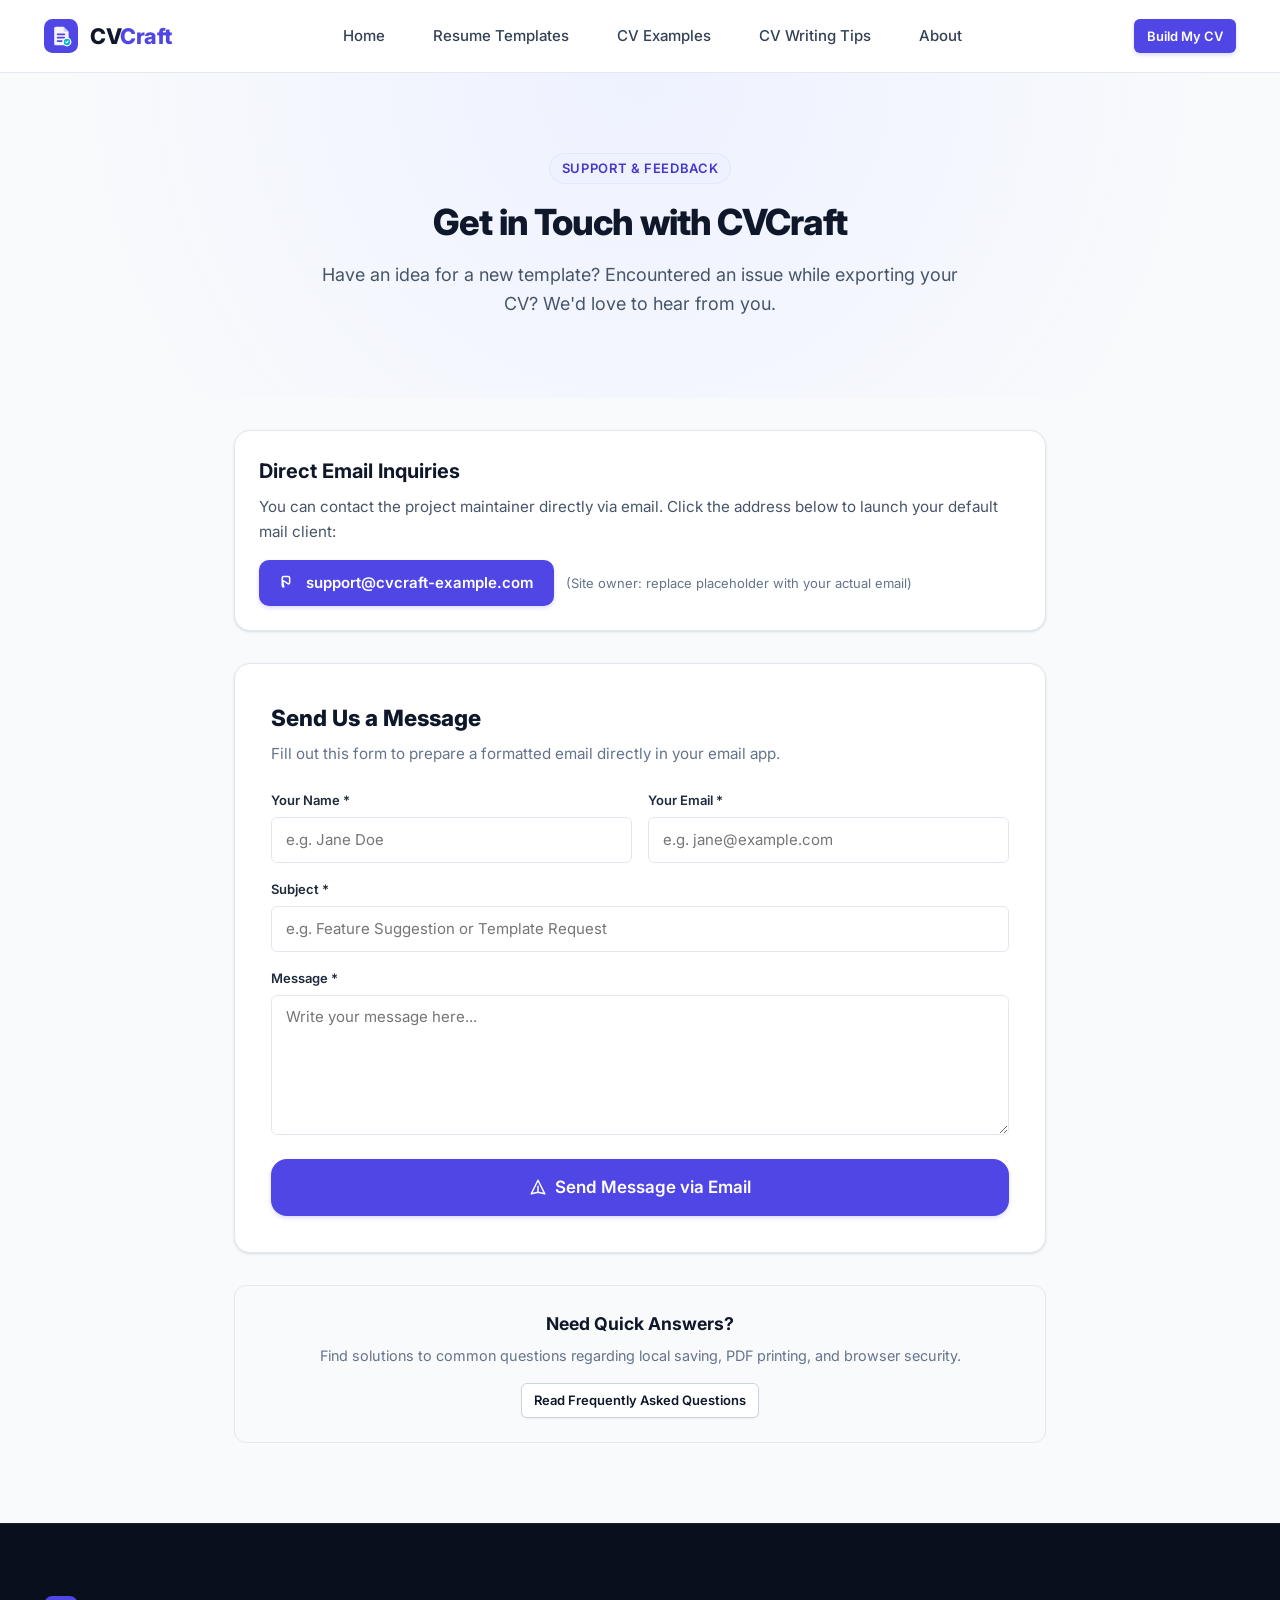
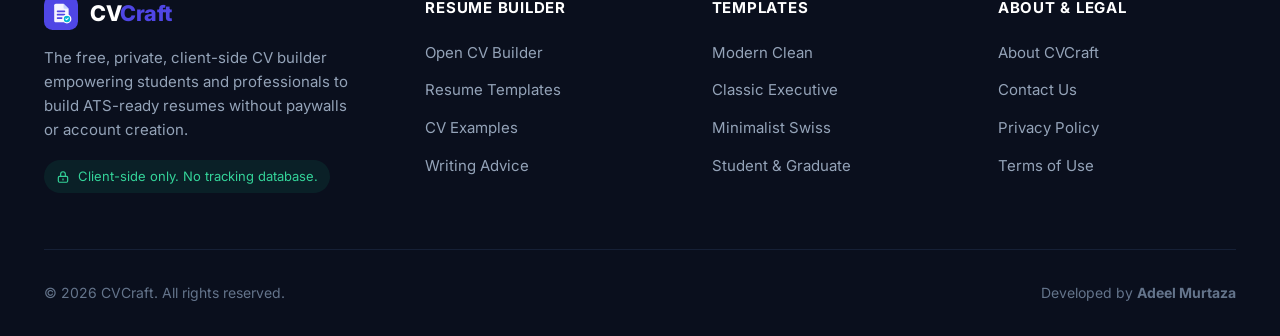
<file: contact.html>
<!DOCTYPE html>
<html lang="en">
<head>
  <meta charset="UTF-8">
  <meta name="viewport" content="width=device-width, initial-scale=1.0">
  <title>Contact Us — CVCraft | Feedback & Inquiries</title>
  <meta name="description" content="Get in touch with the CVCraft team for support, feature suggestions, or feedback. We're here to help job seekers succeed.">
  <meta name="author" content="Adeel Murtaza">
  <meta name="theme-color" content="#4f46e5">
  <meta property="og:type" content="website">
  <meta property="og:title" content="Contact Us — CVCraft | Feedback & Inquiries">
  <meta property="og:description" content="Get in touch with the CVCraft team. Developed by Adeel Murtaza.">
  <link rel="icon" type="image/svg+xml" href="assets/favicon.svg">
  <link rel="preconnect" href="https://fonts.googleapis.com">
  <link rel="preconnect" href="https://fonts.gstatic.com" crossorigin>
  <link href="https://fonts.googleapis.com/css2?family=Inter:wght@300;400;500;600;700;800&family=Merriweather:ital,wght@0,300;0,400;0,700;1,300;1,400&family=Roboto:wght@300;400;500;700&display=swap" rel="stylesheet">
  <link rel="stylesheet" href="css/style.css">
</head>
<body>
  <a href="#main-content" class="skip-link">Skip to main content</a>

  <!-- Header -->
  <header class="site-header">
    <div class="container header-inner">
      <a href="index.html" class="brand-logo" aria-label="CVCraft Home">
        <img src="assets/logo.svg" alt="CVCraft Logo" width="34" height="34">
        <span>CV<span class="accent">Craft</span></span>
      </a>

      <nav aria-label="Main Navigation">
        <ul class="nav-links">
          <li><a href="index.html" class="nav-link">Home</a></li>
          <li><a href="templates.html" class="nav-link">Resume Templates</a></li>
          <li><a href="examples.html" class="nav-link">CV Examples</a></li>
          <li><a href="tips.html" class="nav-link">CV Writing Tips</a></li>
          <li><a href="about.html" class="nav-link">About</a></li>
        </ul>
      </nav>

      <div class="nav-actions">
        <a href="builder.html" class="btn btn-primary btn-sm">Build My CV</a>
        <button type="button" class="mobile-menu-toggle btn-icon" aria-label="Open Navigation Menu" aria-expanded="false">
          <svg width="24" height="24" fill="none" viewBox="0 0 24 24" stroke="currentColor">
            <path stroke-linecap="round" stroke-linejoin="round" stroke-width="2" d="M4 6h16M4 12h16M4 18h16"/>
          </svg>
        </button>
      </div>
    </div>
  </header>

  <!-- Mobile Drawer -->
  <div class="mobile-nav" aria-label="Mobile Navigation">
    <ul class="mobile-nav-list">
      <li><a href="index.html" class="mobile-nav-link">Home</a></li>
      <li><a href="templates.html" class="mobile-nav-link">Resume Templates</a></li>
      <li><a href="examples.html" class="mobile-nav-link">CV Examples</a></li>
      <li><a href="tips.html" class="mobile-nav-link">CV Writing Tips</a></li>
      <li><a href="about.html" class="mobile-nav-link">About CVCraft</a></li>
      <li><a href="contact.html" class="mobile-nav-link active">Contact Us</a></li>
    </ul>
    <a href="builder.html" class="btn btn-primary" style="width: 100%;">Create Resume Now</a>
  </div>

  <main id="main-content">
    <!-- Header Hero -->
    <section class="section" style="padding-bottom: 32px; background: radial-gradient(circle at 50% 0%, #eef2ff 0%, #f8fafc 80%);">
      <div class="container text-center">
        <div class="badge">Support & Feedback</div>
        <h1 class="section-title">Get in Touch with CVCraft</h1>
        <p class="section-subtitle">
          Have an idea for a new template? Encountered an issue while exporting your CV? We'd love to hear from you.
        </p>
      </div>
    </section>

    <!-- Contact Form & Info Grid -->
    <section class="section" style="padding-top: 32px;">
      <div class="container container-narrow">
        
        <div style="display: grid; grid-template-columns: 1fr; gap: 32px;">
          
          <!-- Direct Email Box -->
          <div class="callout-box" style="margin: 0; background: #ffffff; border: 1px solid var(--border-color);">
            <h3 style="font-size: 1.25rem; font-weight: 700; color: #0f172a; margin-bottom: 8px;">Direct Email Inquiries</h3>
            <p style="color: #475569; font-size: 0.95rem; margin-bottom: 16px;">
              You can contact the project maintainer directly via email. Click the address below to launch your default mail client:
            </p>
            <div style="display: flex; align-items: center; gap: 12px; flex-wrap: wrap;">
              <a href="mailto:support@cvcraft-example.com?subject=CVCraft%20Inquiry" class="btn btn-primary" id="mailto-link">
                <svg width="18" height="18" fill="none" viewBox="0 0 24 24" stroke="currentColor">
                  <path stroke-linecap="round" stroke-linejoin="round" stroke-width="2" d="M3 8l7.89 5.26a2 2 0 002-2v-6a2 2 0 00-2-2H5a2 2 0 00-2 2v10a2 2 0 002 2z"/>
                </svg>
                support@cvcraft-example.com
              </a>
              <span style="font-size: 0.8125rem; color: #64748b;">(Site owner: replace placeholder with your actual email)</span>
            </div>
          </div>

          <!-- Interactive Contact Form (Client-Side mailto dispatch) -->
          <div class="contact-form-card">
            <h2 style="font-size: 1.4rem; font-weight: 800; color: #0f172a; margin-bottom: 6px;">Send Us a Message</h2>
            <p style="color: #64748b; font-size: 0.95rem; margin-bottom: 24px;">Fill out this form to prepare a formatted email directly in your email app.</p>

            <form id="contact-form">
              <div class="form-grid-2">
                <div class="form-group">
                  <label for="contact-name" class="form-label">Your Name *</label>
                  <input type="text" id="contact-name" class="form-input" placeholder="e.g. Jane Doe" required>
                </div>
                <div class="form-group">
                  <label for="contact-email" class="form-label">Your Email *</label>
                  <input type="email" id="contact-email" class="form-input" placeholder="e.g. jane@example.com" required>
                </div>
              </div>

              <div class="form-group">
                <label for="contact-subject" class="form-label">Subject *</label>
                <input type="text" id="contact-subject" class="form-input" placeholder="e.g. Feature Suggestion or Template Request" required>
              </div>

              <div class="form-group">
                <label for="contact-message" class="form-label">Message *</label>
                <textarea id="contact-message" class="form-textarea" style="min-height: 140px;" placeholder="Write your message here..." required></textarea>
              </div>

              <button type="submit" class="btn btn-primary btn-lg" style="width: 100%; margin-top: 8px;">
                <svg width="18" height="18" fill="none" viewBox="0 0 24 24" stroke="currentColor">
                  <path stroke-linecap="round" stroke-linejoin="round" stroke-width="2" d="M12 19l9 2-9-18-9 18 9-2zm0 0v-8"/>
                </svg>
                Send Message via Email
              </button>
            </form>
          </div>

          <!-- FAQ Shortcut -->
          <div style="background: #f8fafc; border-radius: 12px; padding: 24px; border: 1px solid #e2e8f0; text-align: center;">
            <h3 style="font-size: 1.1rem; font-weight: 700; color: #0f172a; margin-bottom: 6px;">Need Quick Answers?</h3>
            <p style="color: #64748b; font-size: 0.9rem; margin-bottom: 16px;">Find solutions to common questions regarding local saving, PDF printing, and browser security.</p>
            <a href="index.html#faq-section" class="btn btn-secondary btn-sm">Read Frequently Asked Questions</a>
          </div>

        </div>

      </div>
    </section>
  </main>

  <!-- Global Footer -->
  <footer class="site-footer">
    <div class="container">
      <div class="footer-grid">
        <div class="footer-brand">
          <a href="index.html" class="brand-logo" style="color: #fff;">
            <img src="assets/logo.svg" alt="CVCraft Logo" width="30" height="30">
            <span>CV<span class="accent">Craft</span></span>
          </a>
          <p>
            The free, private, client-side CV builder empowering students and professionals to build ATS-ready resumes without paywalls or account creation.
          </p>
          <div class="privacy-pledge">
            <svg width="14" height="14" fill="none" viewBox="0 0 24 24" stroke="currentColor">
              <path stroke-linecap="round" stroke-linejoin="round" stroke-width="2" d="M12 15v2m-6 4h12a2 2 0 002-2v-6a2 2 0 00-2-2H6a2 2 0 00-2 2v6a2 2 0 002 2zm10-10V7a4 4 0 00-8 0v4h8z"/>
            </svg>
            <span>Client-side only. No tracking database.</span>
          </div>
        </div>

        <div class="footer-column">
          <h4>Resume Builder</h4>
          <ul class="footer-links">
            <li><a href="builder.html">Open CV Builder</a></li>
            <li><a href="templates.html">Resume Templates</a></li>
            <li><a href="examples.html">CV Examples</a></li>
            <li><a href="tips.html">Writing Advice</a></li>
          </ul>
        </div>

        <div class="footer-column">
          <h4>Templates</h4>
          <ul class="footer-links">
            <li><a href="builder.html?template=modern">Modern Clean</a></li>
            <li><a href="builder.html?template=classic">Classic Executive</a></li>
            <li><a href="builder.html?template=minimal">Minimalist Swiss</a></li>
            <li><a href="builder.html?template=student">Student & Graduate</a></li>
          </ul>
        </div>

        <div class="footer-column">
          <h4>About & Legal</h4>
          <ul class="footer-links">
            <li><a href="about.html">About CVCraft</a></li>
            <li><a href="contact.html">Contact Us</a></li>
            <li><a href="privacy-policy.html">Privacy Policy</a></li>
            <li><a href="terms.html">Terms of Use</a></li>
          </ul>
        </div>
      </div>

      <div class="footer-bottom">
        <div>&copy; 2026 CVCraft. All rights reserved.</div>
        <div>Developed by <strong>Adeel Murtaza</strong></div>
      </div>
    </div>
  </footer>

  <script src="js/main.js"></script>
  <script>
    // Handle Contact Form Client-Side Dispatch
    document.getElementById('contact-form')?.addEventListener('submit', function (e) {
      e.preventDefault();
      const name = document.getElementById('contact-name').value.trim();
      const email = document.getElementById('contact-email').value.trim();
      const subject = document.getElementById('contact-subject').value.trim();
      const message = document.getElementById('contact-message').value.trim();

      const recipient = 'support@cvcraft-example.com';
      const mailtoUrl = `mailto:${recipient}?subject=${encodeURIComponent(subject)}&body=${encodeURIComponent("Sender Name: " + name + "\nSender Email: " + email + "\n\nMessage:\n" + message)}`;
      
      window.location.href = mailtoUrl;
      window.showToast('Opening your email client to send message...', 'info');
    });
  </script>
</body>
</html>
</file>
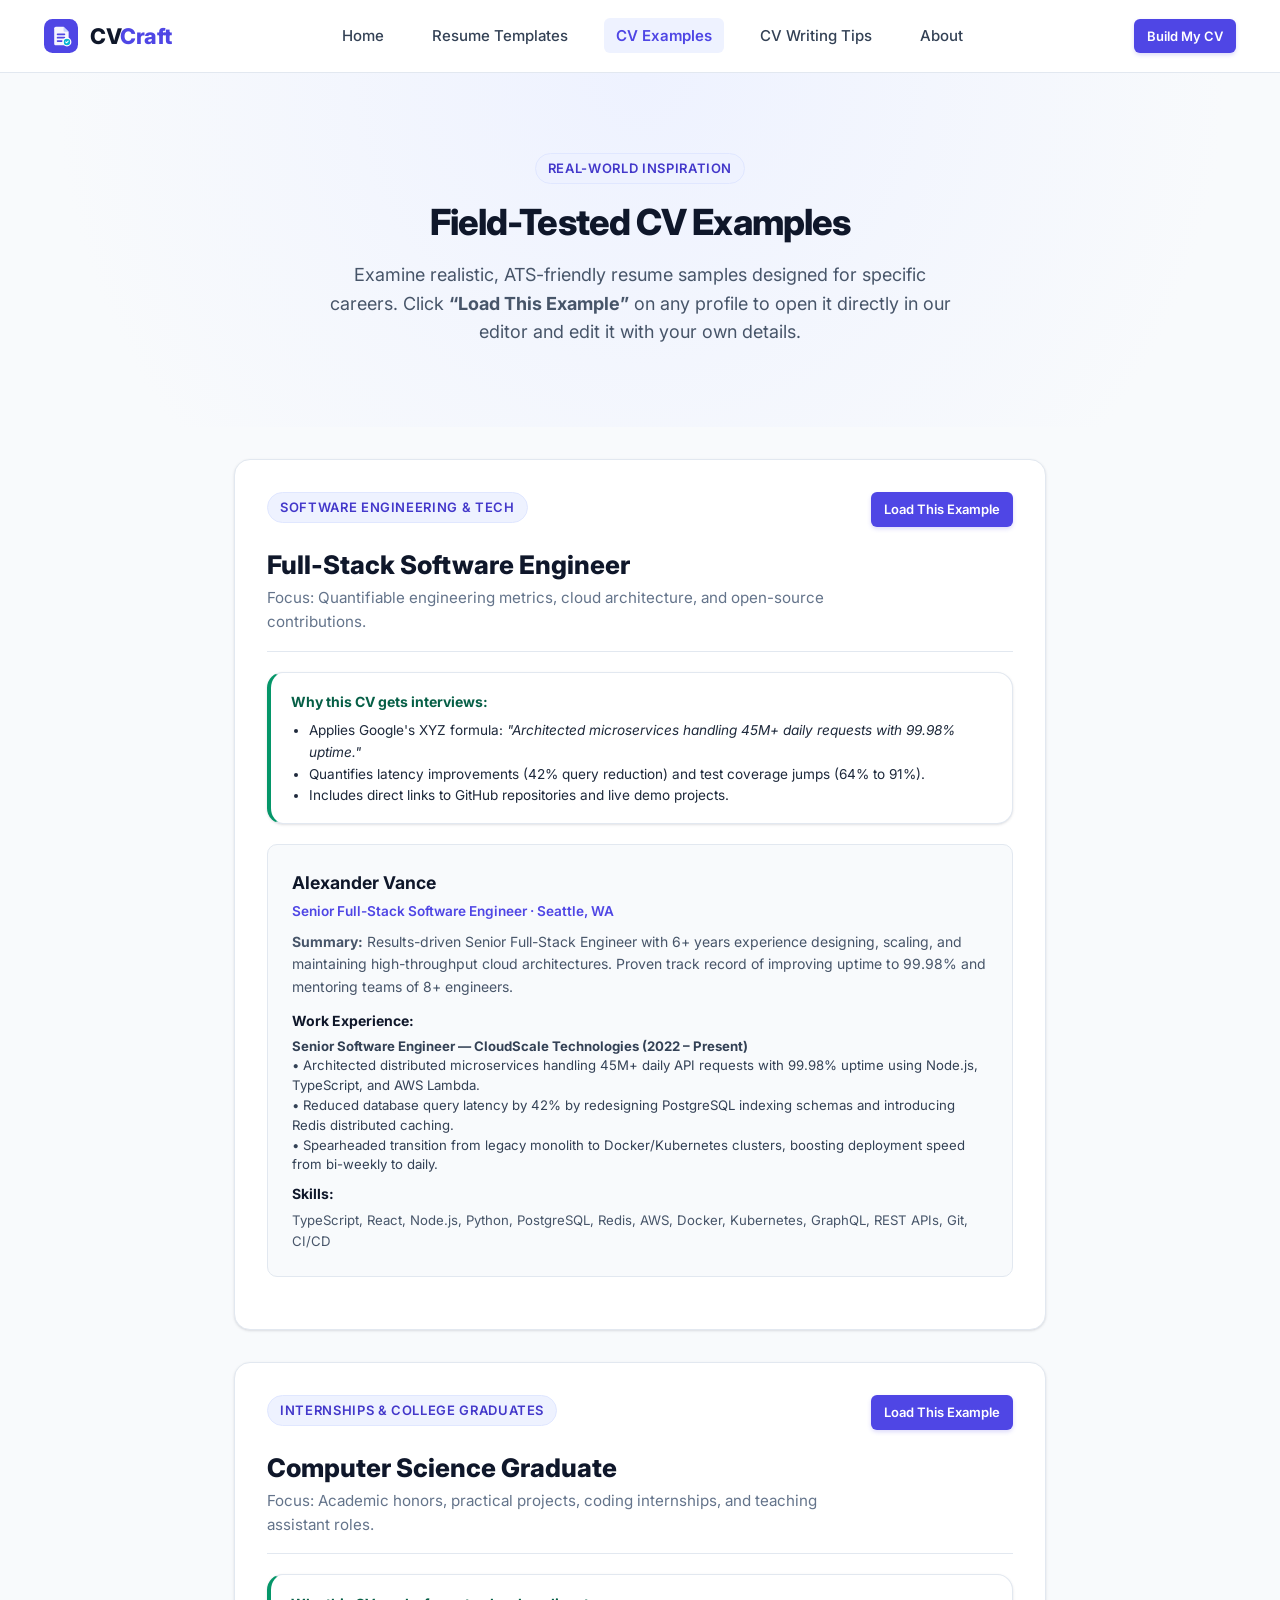
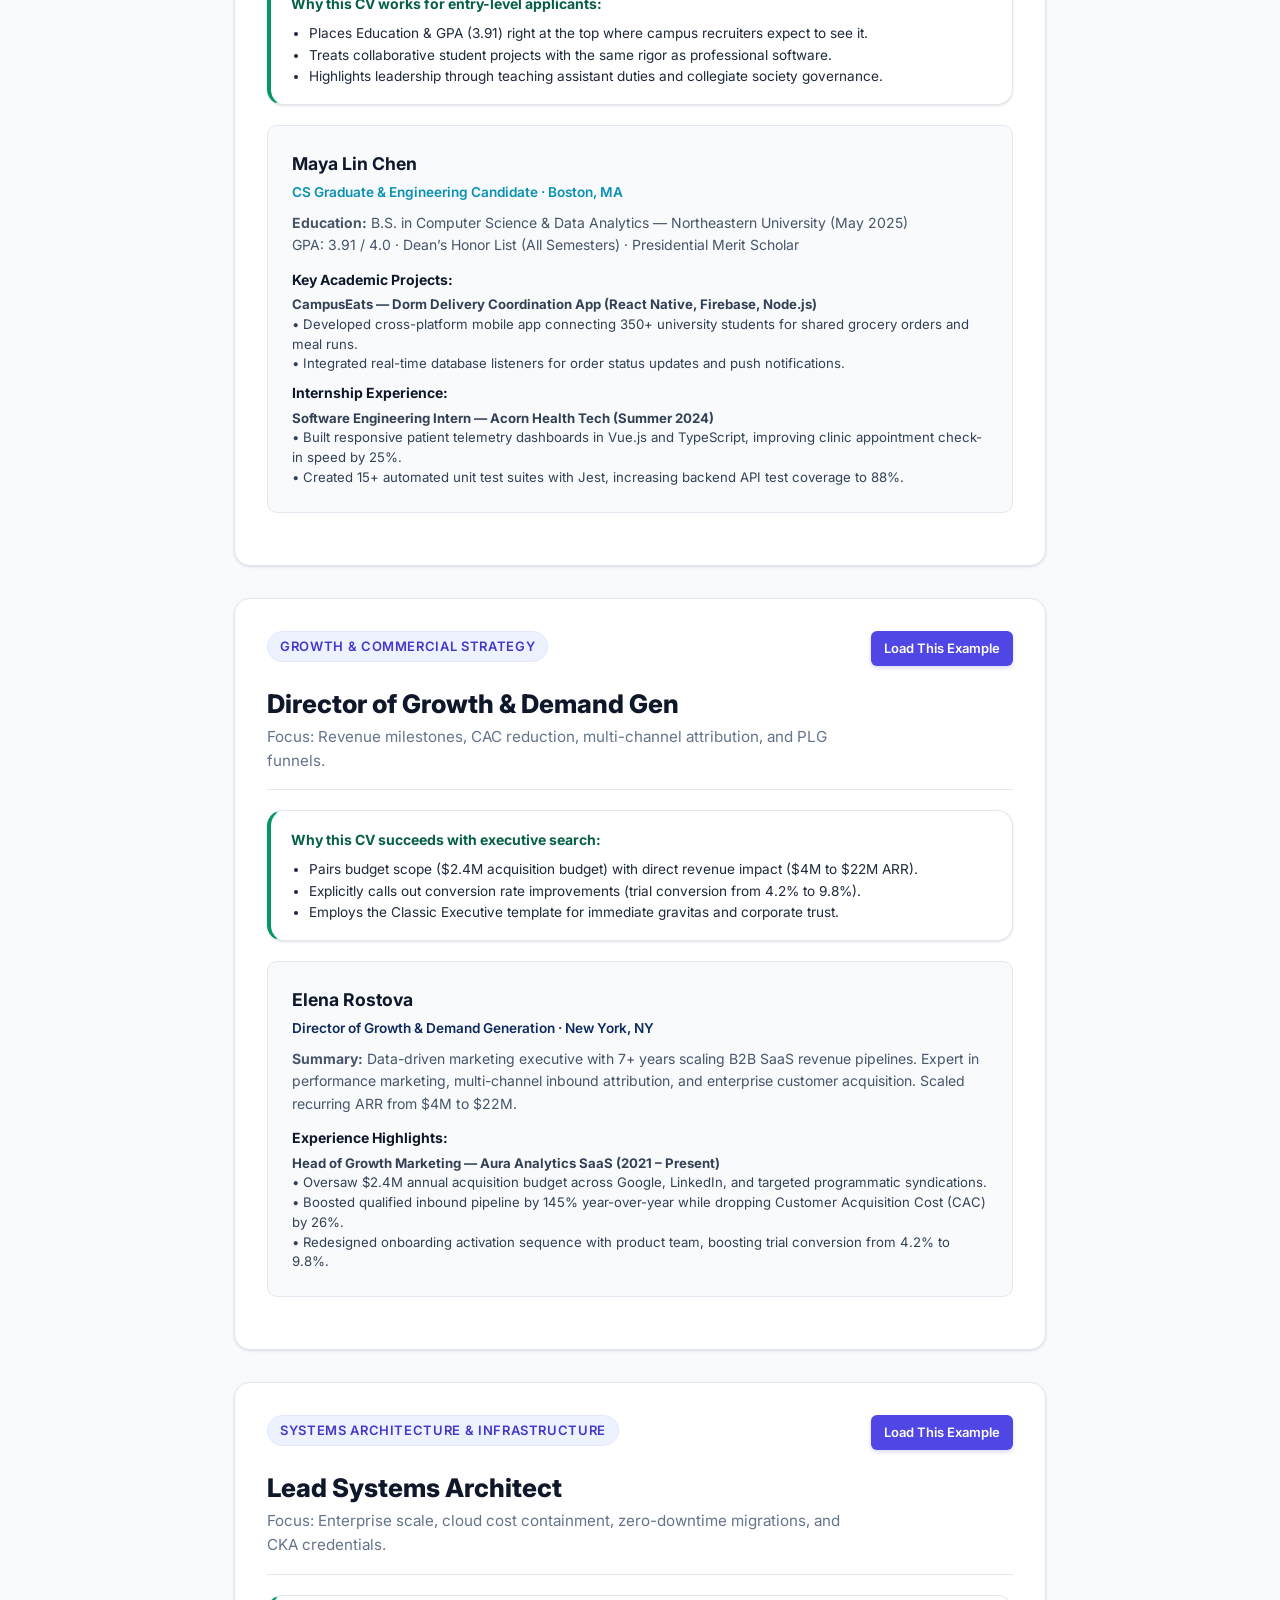
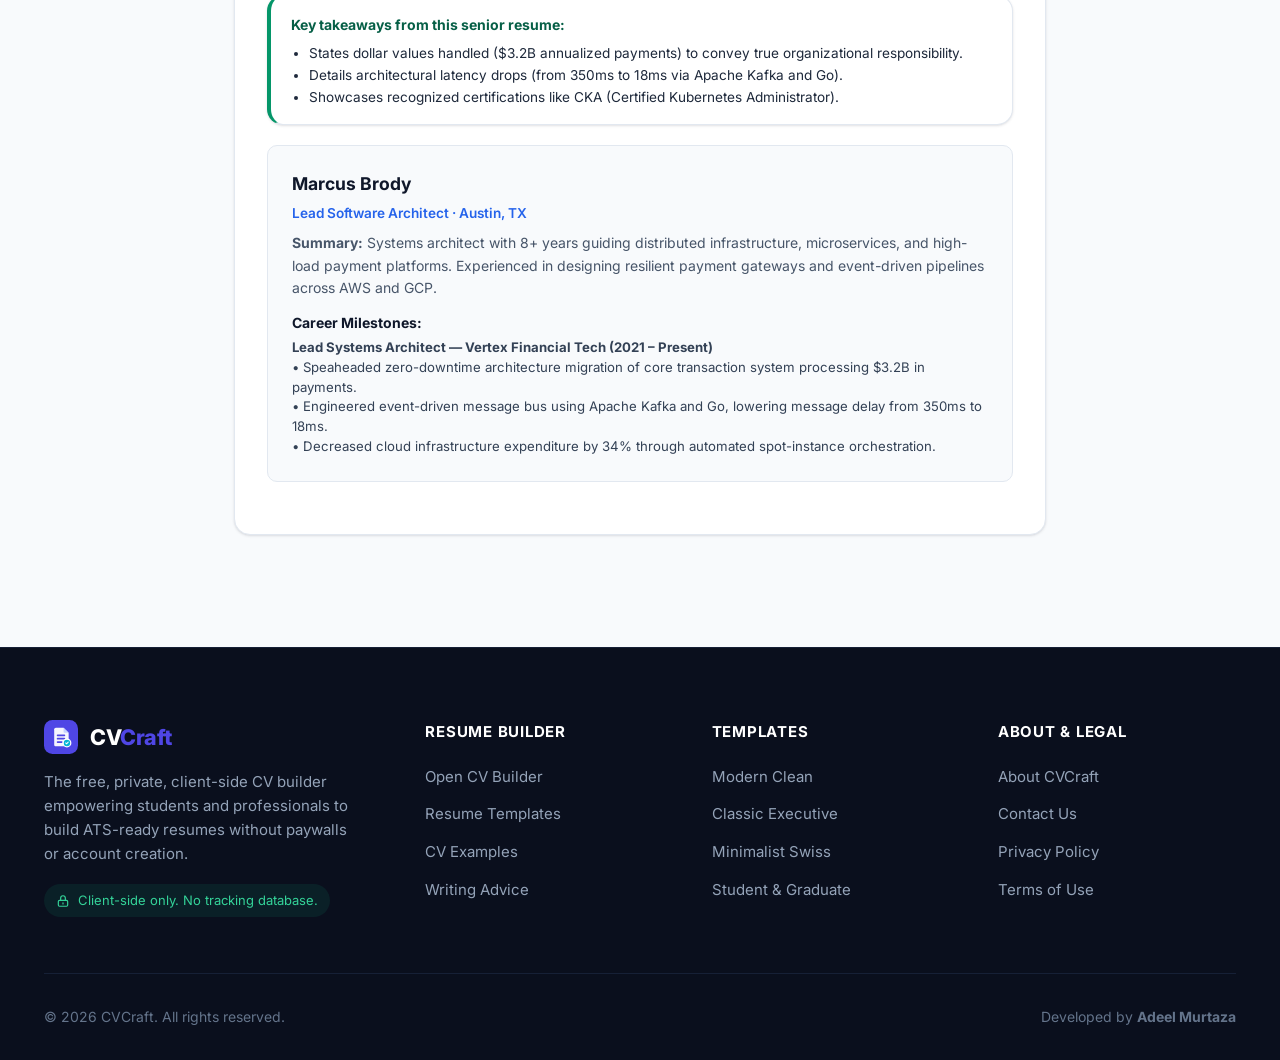
<file: examples.html>
<!DOCTYPE html>
<html lang="en">
<head>
  <meta charset="UTF-8">
  <meta name="viewport" content="width=device-width, initial-scale=1.0">
  <title>CV Examples & Sample Resumes — CVCraft | Real Career Profiles</title>
  <meta name="description" content="Explore realistic, field-tested CV examples for students, software engineers, marketing leaders, and project managers. Load any example directly into the builder.">
  <meta name="author" content="Adeel Murtaza">
  <meta name="theme-color" content="#4f46e5">
  <meta property="og:type" content="website">
  <meta property="og:title" content="CV Examples & Sample Resumes — CVCraft | Real Career Profiles">
  <meta property="og:description" content="Explore realistic, field-tested CV examples for students, software engineers, marketing leaders. Developed by Adeel Murtaza.">
  <link rel="icon" type="image/svg+xml" href="assets/favicon.svg">
  <link rel="preconnect" href="https://fonts.googleapis.com">
  <link rel="preconnect" href="https://fonts.gstatic.com" crossorigin>
  <link href="https://fonts.googleapis.com/css2?family=Inter:wght@300;400;500;600;700;800&family=Merriweather:ital,wght@0,300;0,400;0,700;1,300;1,400&family=Roboto:wght@300;400;500;700&display=swap" rel="stylesheet">
  <link rel="stylesheet" href="css/style.css">
</head>
<body>
  <a href="#main-content" class="skip-link">Skip to main content</a>

  <!-- Header -->
  <header class="site-header">
    <div class="container header-inner">
      <a href="index.html" class="brand-logo" aria-label="CVCraft Home">
        <img src="assets/logo.svg" alt="CVCraft Logo" width="34" height="34">
        <span>CV<span class="accent">Craft</span></span>
      </a>

      <nav aria-label="Main Navigation">
        <ul class="nav-links">
          <li><a href="index.html" class="nav-link">Home</a></li>
          <li><a href="templates.html" class="nav-link">Resume Templates</a></li>
          <li><a href="examples.html" class="nav-link active">CV Examples</a></li>
          <li><a href="tips.html" class="nav-link">CV Writing Tips</a></li>
          <li><a href="about.html" class="nav-link">About</a></li>
        </ul>
      </nav>

      <div class="nav-actions">
        <a href="builder.html" class="btn btn-primary btn-sm">Build My CV</a>
        <button type="button" class="mobile-menu-toggle btn-icon" aria-label="Open Navigation Menu" aria-expanded="false">
          <svg width="24" height="24" fill="none" viewBox="0 0 24 24" stroke="currentColor">
            <path stroke-linecap="round" stroke-linejoin="round" stroke-width="2" d="M4 6h16M4 12h16M4 18h16"/>
          </svg>
        </button>
      </div>
    </div>
  </header>

  <!-- Mobile Drawer -->
  <div class="mobile-nav" aria-label="Mobile Navigation">
    <ul class="mobile-nav-list">
      <li><a href="index.html" class="mobile-nav-link">Home</a></li>
      <li><a href="templates.html" class="mobile-nav-link">Resume Templates</a></li>
      <li><a href="examples.html" class="mobile-nav-link active">CV Examples</a></li>
      <li><a href="tips.html" class="mobile-nav-link">CV Writing Tips</a></li>
      <li><a href="about.html" class="mobile-nav-link">About CVCraft</a></li>
      <li><a href="contact.html" class="mobile-nav-link">Contact Us</a></li>
    </ul>
    <a href="builder.html" class="btn btn-primary" style="width: 100%;">Create Resume Now</a>
  </div>

  <main id="main-content">
    <!-- Header Hero -->
    <section class="section" style="padding-bottom: 32px; background: radial-gradient(circle at 50% 0%, #eef2ff 0%, #f8fafc 80%);">
      <div class="container text-center">
        <div class="badge">Real-World Inspiration</div>
        <h1 class="section-title">Field-Tested CV Examples</h1>
        <p class="section-subtitle">
          Examine realistic, ATS-friendly resume samples designed for specific careers. Click <strong>“Load This Example”</strong> on any profile to open it directly in our editor and edit it with your own details.
        </p>
      </div>
    </section>

    <!-- Examples Grid -->
    <section class="section" style="padding-top: 32px;">
      <div class="container container-narrow">
        
        <!-- Example 1: Software Engineer -->
        <article class="example-card" id="example-developer">
          <div class="example-header">
            <div>
              <div class="badge">Software Engineering & Tech</div>
              <h2 style="font-size: 1.6rem; font-weight: 800; color: #0f172a; margin-top: 6px;">Full-Stack Software Engineer</h2>
              <p style="color: #64748b; font-size: 0.95rem;">Focus: Quantifiable engineering metrics, cloud architecture, and open-source contributions.</p>
            </div>
            <a href="builder.html?example=default" class="btn btn-primary btn-sm">Load This Example</a>
          </div>

          <div class="callout-box tip" style="margin-top: 0; margin-bottom: 20px; padding: 16px 20px;">
            <strong style="color: #065f46; font-size: 0.875rem;">Why this CV gets interviews:</strong>
            <ul style="margin: 6px 0 0; padding-left: 18px; font-size: 0.85rem; color: #1e293b;">
              <li>Applies Google's XYZ formula: <em>"Architected microservices handling 45M+ daily requests with 99.98% uptime."</em></li>
              <li>Quantifies latency improvements (42% query reduction) and test coverage jumps (64% to 91%).</li>
              <li>Includes direct links to GitHub repositories and live demo projects.</li>
            </ul>
          </div>

          <div class="example-content-box">
            <h3 style="font-size: 1.1rem; font-weight: 700; color: #0f172a; margin-bottom: 4px;">Alexander Vance</h3>
            <div style="font-size: 0.85rem; color: #4f46e5; font-weight: 600; margin-bottom: 8px;">Senior Full-Stack Software Engineer · Seattle, WA</div>
            <p style="font-size: 0.875rem; color: #475569; margin-bottom: 12px;">
              <strong>Summary:</strong> Results-driven Senior Full-Stack Engineer with 6+ years experience designing, scaling, and maintaining high-throughput cloud architectures. Proven track record of improving uptime to 99.98% and mentoring teams of 8+ engineers.
            </p>
            <div style="font-size: 0.875rem; font-weight: 700; color: #0f172a; margin-bottom: 4px;">Work Experience:</div>
            <div style="font-size: 0.825rem; color: #334155; line-height: 1.5; margin-bottom: 8px;">
              <strong>Senior Software Engineer — CloudScale Technologies (2022 – Present)</strong><br>
              • Architected distributed microservices handling 45M+ daily API requests with 99.98% uptime using Node.js, TypeScript, and AWS Lambda.<br>
              • Reduced database query latency by 42% by redesigning PostgreSQL indexing schemas and introducing Redis distributed caching.<br>
              • Spearheaded transition from legacy monolith to Docker/Kubernetes clusters, boosting deployment speed from bi-weekly to daily.
            </div>
            <div style="font-size: 0.875rem; font-weight: 700; color: #0f172a; margin-bottom: 4px;">Skills:</div>
            <div style="font-size: 0.825rem; color: #475569;">
              TypeScript, React, Node.js, Python, PostgreSQL, Redis, AWS, Docker, Kubernetes, GraphQL, REST APIs, Git, CI/CD
            </div>
          </div>
        </article>

        <!-- Example 2: Student & Graduate -->
        <article class="example-card" id="example-student">
          <div class="example-header">
            <div>
              <div class="badge">Internships & College Graduates</div>
              <h2 style="font-size: 1.6rem; font-weight: 800; color: #0f172a; margin-top: 6px;">Computer Science Graduate</h2>
              <p style="color: #64748b; font-size: 0.95rem;">Focus: Academic honors, practical projects, coding internships, and teaching assistant roles.</p>
            </div>
            <a href="builder.html?example=student" class="btn btn-primary btn-sm">Load This Example</a>
          </div>

          <div class="callout-box tip" style="margin-top: 0; margin-bottom: 20px; padding: 16px 20px;">
            <strong style="color: #065f46; font-size: 0.875rem;">Why this CV works for entry-level applicants:</strong>
            <ul style="margin: 6px 0 0; padding-left: 18px; font-size: 0.85rem; color: #1e293b;">
              <li>Places Education & GPA (3.91) right at the top where campus recruiters expect to see it.</li>
              <li>Treats collaborative student projects with the same rigor as professional software.</li>
              <li>Highlights leadership through teaching assistant duties and collegiate society governance.</li>
            </ul>
          </div>

          <div class="example-content-box">
            <h3 style="font-size: 1.1rem; font-weight: 700; color: #0f172a; margin-bottom: 4px;">Maya Lin Chen</h3>
            <div style="font-size: 0.85rem; color: #0891b2; font-weight: 600; margin-bottom: 8px;">CS Graduate & Engineering Candidate · Boston, MA</div>
            <p style="font-size: 0.875rem; color: #475569; margin-bottom: 12px;">
              <strong>Education:</strong> B.S. in Computer Science & Data Analytics — Northeastern University (May 2025)<br>
              GPA: 3.91 / 4.0 · Dean’s Honor List (All Semesters) · Presidential Merit Scholar
            </p>
            <div style="font-size: 0.875rem; font-weight: 700; color: #0f172a; margin-bottom: 4px;">Key Academic Projects:</div>
            <div style="font-size: 0.825rem; color: #334155; line-height: 1.5; margin-bottom: 8px;">
              <strong>CampusEats — Dorm Delivery Coordination App (React Native, Firebase, Node.js)</strong><br>
              • Developed cross-platform mobile app connecting 350+ university students for shared grocery orders and meal runs.<br>
              • Integrated real-time database listeners for order status updates and push notifications.
            </div>
            <div style="font-size: 0.875rem; font-weight: 700; color: #0f172a; margin-bottom: 4px;">Internship Experience:</div>
            <div style="font-size: 0.825rem; color: #334155; line-height: 1.5;">
              <strong>Software Engineering Intern — Acorn Health Tech (Summer 2024)</strong><br>
              • Built responsive patient telemetry dashboards in Vue.js and TypeScript, improving clinic appointment check-in speed by 25%.<br>
              • Created 15+ automated unit test suites with Jest, increasing backend API test coverage to 88%.
            </div>
          </div>
        </article>

        <!-- Example 3: Marketing & Growth -->
        <article class="example-card" id="example-marketing">
          <div class="example-header">
            <div>
              <div class="badge">Growth & Commercial Strategy</div>
              <h2 style="font-size: 1.6rem; font-weight: 800; color: #0f172a; margin-top: 6px;">Director of Growth & Demand Gen</h2>
              <p style="color: #64748b; font-size: 0.95rem;">Focus: Revenue milestones, CAC reduction, multi-channel attribution, and PLG funnels.</p>
            </div>
            <a href="builder.html?example=marketing" class="btn btn-primary btn-sm">Load This Example</a>
          </div>

          <div class="callout-box tip" style="margin-top: 0; margin-bottom: 20px; padding: 16px 20px;">
            <strong style="color: #065f46; font-size: 0.875rem;">Why this CV succeeds with executive search:</strong>
            <ul style="margin: 6px 0 0; padding-left: 18px; font-size: 0.85rem; color: #1e293b;">
              <li>Pairs budget scope ($2.4M acquisition budget) with direct revenue impact ($4M to $22M ARR).</li>
              <li>Explicitly calls out conversion rate improvements (trial conversion from 4.2% to 9.8%).</li>
              <li>Employs the Classic Executive template for immediate gravitas and corporate trust.</li>
            </ul>
          </div>

          <div class="example-content-box">
            <h3 style="font-size: 1.1rem; font-weight: 700; color: #0f172a; margin-bottom: 4px;">Elena Rostova</h3>
            <div style="font-size: 0.85rem; color: #0f2b5c; font-weight: 600; margin-bottom: 8px;">Director of Growth & Demand Generation · New York, NY</div>
            <p style="font-size: 0.875rem; color: #475569; margin-bottom: 12px;">
              <strong>Summary:</strong> Data-driven marketing executive with 7+ years scaling B2B SaaS revenue pipelines. Expert in performance marketing, multi-channel inbound attribution, and enterprise customer acquisition. Scaled recurring ARR from $4M to $22M.
            </p>
            <div style="font-size: 0.875rem; font-weight: 700; color: #0f172a; margin-bottom: 4px;">Experience Highlights:</div>
            <div style="font-size: 0.825rem; color: #334155; line-height: 1.5;">
              <strong>Head of Growth Marketing — Aura Analytics SaaS (2021 – Present)</strong><br>
              • Oversaw $2.4M annual acquisition budget across Google, LinkedIn, and targeted programmatic syndications.<br>
              • Boosted qualified inbound pipeline by 145% year-over-year while dropping Customer Acquisition Cost (CAC) by 26%.<br>
              • Redesigned onboarding activation sequence with product team, boosting trial conversion from 4.2% to 9.8%.
            </div>
          </div>
        </article>

        <!-- Example 4: Systems Architect -->
        <article class="example-card" id="example-architect">
          <div class="example-header">
            <div>
              <div class="badge">Systems Architecture & Infrastructure</div>
              <h2 style="font-size: 1.6rem; font-weight: 800; color: #0f172a; margin-top: 6px;">Lead Systems Architect</h2>
              <p style="color: #64748b; font-size: 0.95rem;">Focus: Enterprise scale, cloud cost containment, zero-downtime migrations, and CKA credentials.</p>
            </div>
            <a href="builder.html?example=developer" class="btn btn-primary btn-sm">Load This Example</a>
          </div>

          <div class="callout-box tip" style="margin-top: 0; margin-bottom: 20px; padding: 16px 20px;">
            <strong style="color: #065f46; font-size: 0.875rem;">Key takeaways from this senior resume:</strong>
            <ul style="margin: 6px 0 0; padding-left: 18px; font-size: 0.85rem; color: #1e293b;">
              <li>States dollar values handled ($3.2B annualized payments) to convey true organizational responsibility.</li>
              <li>Details architectural latency drops (from 350ms to 18ms via Apache Kafka and Go).</li>
              <li>Showcases recognized certifications like CKA (Certified Kubernetes Administrator).</li>
            </ul>
          </div>

          <div class="example-content-box">
            <h3 style="font-size: 1.1rem; font-weight: 700; color: #0f172a; margin-bottom: 4px;">Marcus Brody</h3>
            <div style="font-size: 0.85rem; color: #2563eb; font-weight: 600; margin-bottom: 8px;">Lead Software Architect · Austin, TX</div>
            <p style="font-size: 0.875rem; color: #475569; margin-bottom: 12px;">
              <strong>Summary:</strong> Systems architect with 8+ years guiding distributed infrastructure, microservices, and high-load payment platforms. Experienced in designing resilient payment gateways and event-driven pipelines across AWS and GCP.
            </p>
            <div style="font-size: 0.875rem; font-weight: 700; color: #0f172a; margin-bottom: 4px;">Career Milestones:</div>
            <div style="font-size: 0.825rem; color: #334155; line-height: 1.5;">
              <strong>Lead Systems Architect — Vertex Financial Tech (2021 – Present)</strong><br>
              • Speaheaded zero-downtime architecture migration of core transaction system processing $3.2B in payments.<br>
              • Engineered event-driven message bus using Apache Kafka and Go, lowering message delay from 350ms to 18ms.<br>
              • Decreased cloud infrastructure expenditure by 34% through automated spot-instance orchestration.
            </div>
          </div>
        </article>

      </div>
    </section>
  </main>

  <!-- Global Footer -->
  <footer class="site-footer">
    <div class="container">
      <div class="footer-grid">
        <div class="footer-brand">
          <a href="index.html" class="brand-logo" style="color: #fff;">
            <img src="assets/logo.svg" alt="CVCraft Logo" width="30" height="30">
            <span>CV<span class="accent">Craft</span></span>
          </a>
          <p>
            The free, private, client-side CV builder empowering students and professionals to build ATS-ready resumes without paywalls or account creation.
          </p>
          <div class="privacy-pledge">
            <svg width="14" height="14" fill="none" viewBox="0 0 24 24" stroke="currentColor">
              <path stroke-linecap="round" stroke-linejoin="round" stroke-width="2" d="M12 15v2m-6 4h12a2 2 0 002-2v-6a2 2 0 00-2-2H6a2 2 0 00-2 2v6a2 2 0 002 2zm10-10V7a4 4 0 00-8 0v4h8z"/>
            </svg>
            <span>Client-side only. No tracking database.</span>
          </div>
        </div>

        <div class="footer-column">
          <h4>Resume Builder</h4>
          <ul class="footer-links">
            <li><a href="builder.html">Open CV Builder</a></li>
            <li><a href="templates.html">Resume Templates</a></li>
            <li><a href="examples.html">CV Examples</a></li>
            <li><a href="tips.html">Writing Advice</a></li>
          </ul>
        </div>

        <div class="footer-column">
          <h4>Templates</h4>
          <ul class="footer-links">
            <li><a href="builder.html?template=modern">Modern Clean</a></li>
            <li><a href="builder.html?template=classic">Classic Executive</a></li>
            <li><a href="builder.html?template=minimal">Minimalist Swiss</a></li>
            <li><a href="builder.html?template=student">Student & Graduate</a></li>
          </ul>
        </div>

        <div class="footer-column">
          <h4>About & Legal</h4>
          <ul class="footer-links">
            <li><a href="about.html">About CVCraft</a></li>
            <li><a href="contact.html">Contact Us</a></li>
            <li><a href="privacy-policy.html">Privacy Policy</a></li>
            <li><a href="terms.html">Terms of Use</a></li>
          </ul>
        </div>
      </div>

      <div class="footer-bottom">
        <div>&copy; 2026 CVCraft. All rights reserved.</div>
        <div>Developed by <strong>Adeel Murtaza</strong></div>
      </div>
    </div>
  </footer>

  <script src="js/main.js"></script>
</body>
</html>
</file>
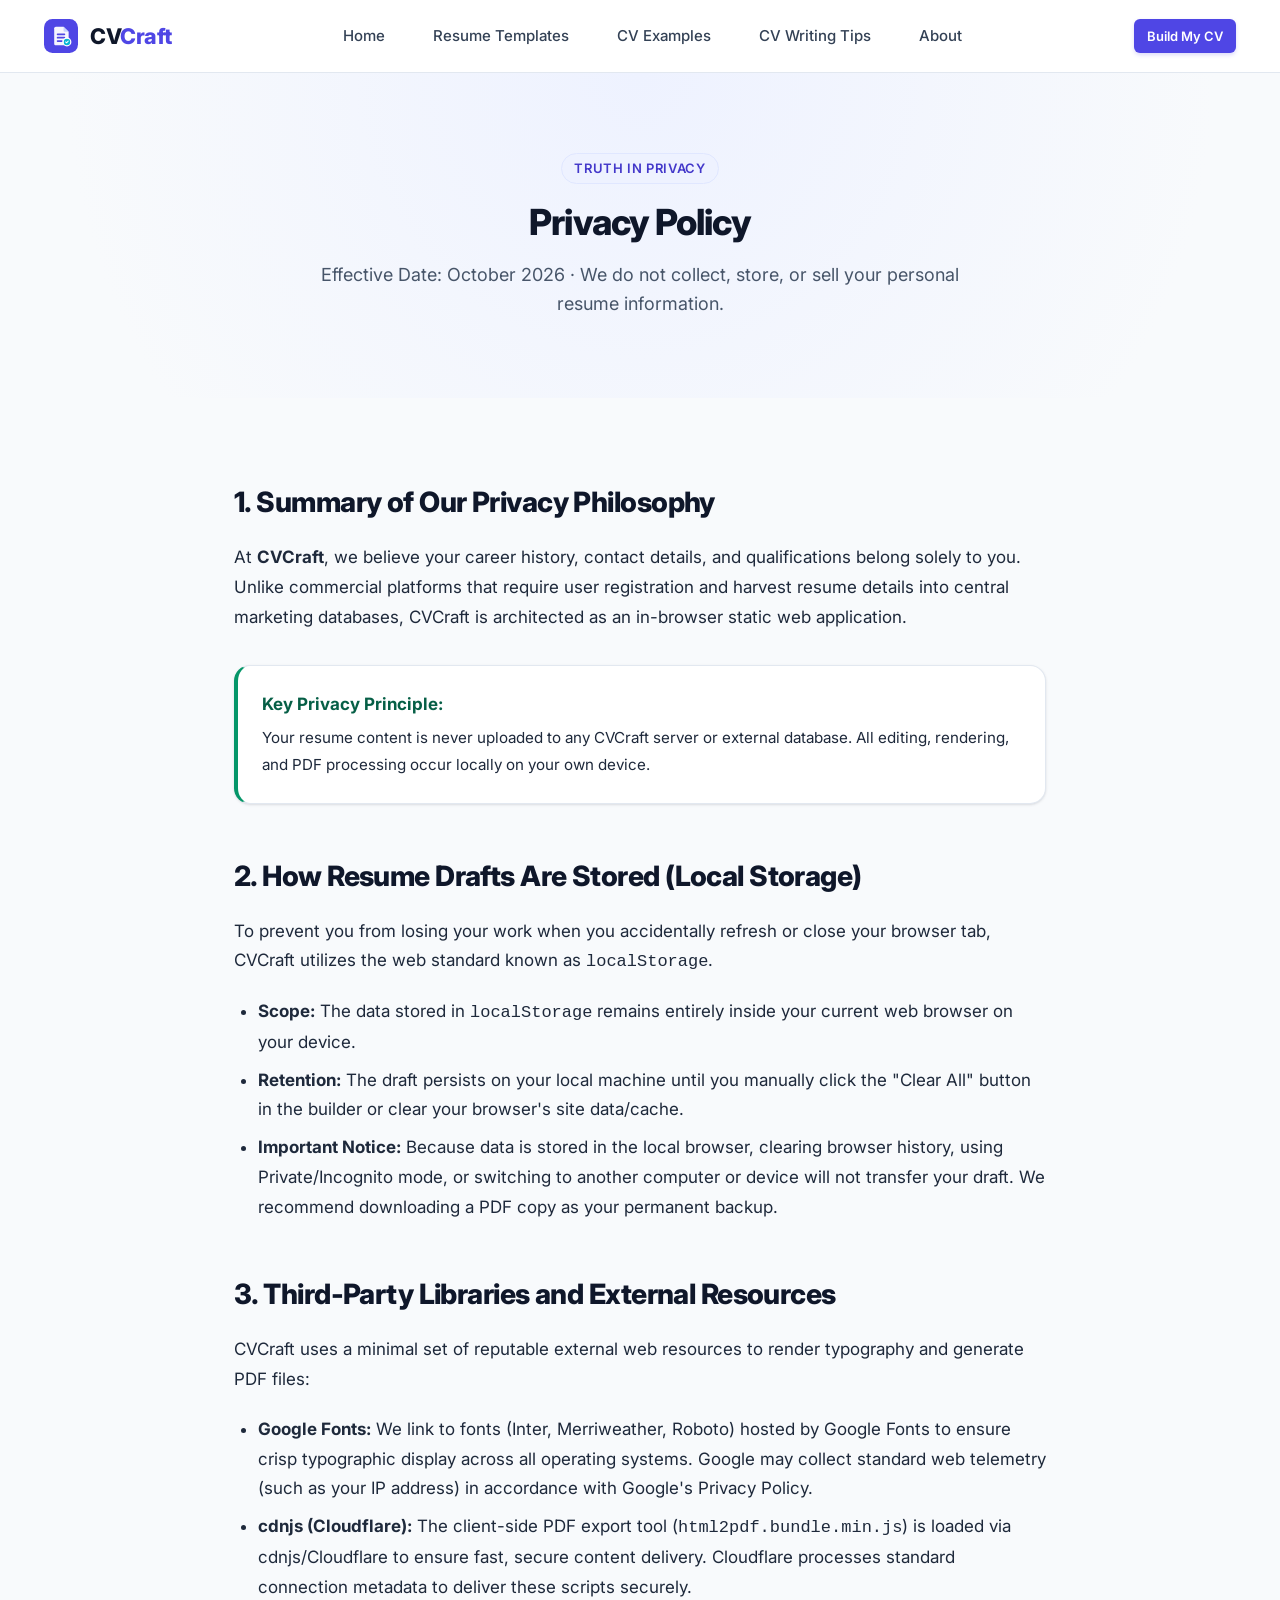
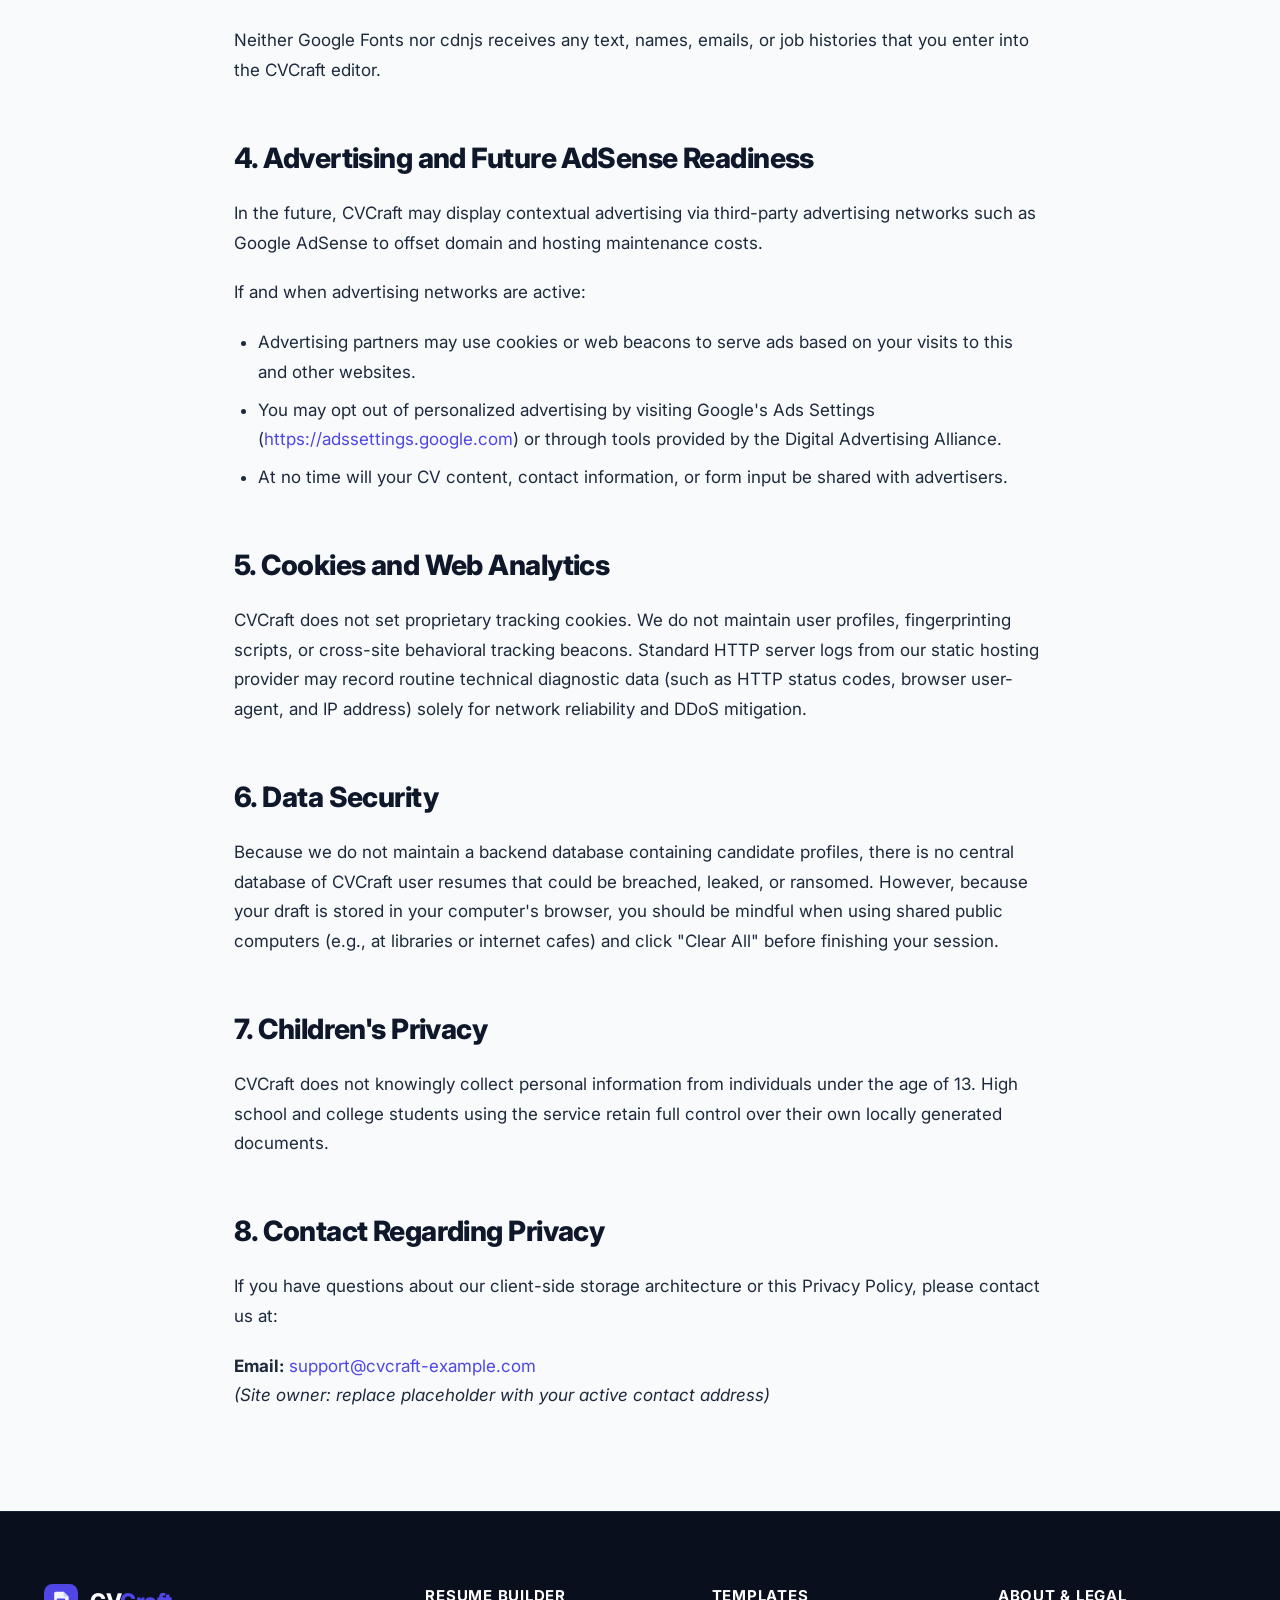
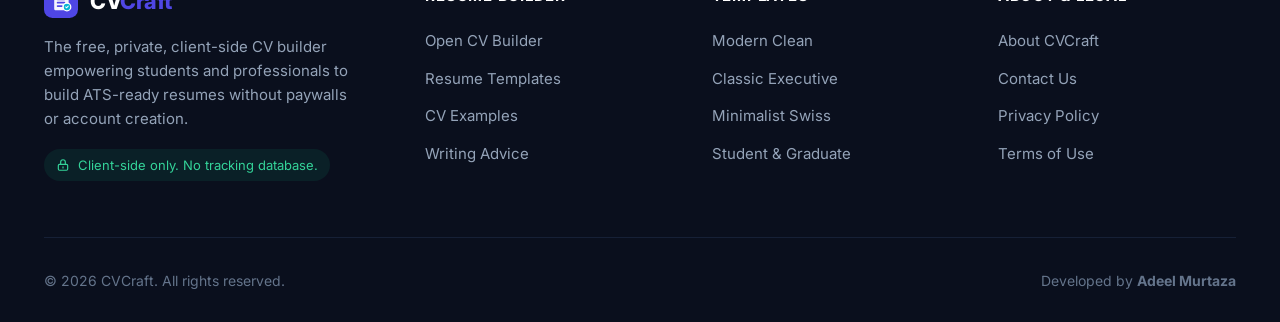
<file: privacy-policy.html>
<!DOCTYPE html>
<html lang="en">
<head>
  <meta charset="UTF-8">
  <meta name="viewport" content="width=device-width, initial-scale=1.0">
  <title>Privacy Policy — CVCraft | Client-Side Data Transparency</title>
  <meta name="description" content="Read CVCraft's truthful Privacy Policy. Learn how your resume data is kept entirely client-side in your local browser with zero server transmission.">
  <meta name="author" content="Adeel Murtaza">
  <meta name="theme-color" content="#4f46e5">
  <meta property="og:type" content="website">
  <meta property="og:title" content="Privacy Policy — CVCraft | Client-Side Data Transparency">
  <meta property="og:description" content="Read CVCraft's truthful Privacy Policy. Developed by Adeel Murtaza.">
  <link rel="icon" type="image/svg+xml" href="assets/favicon.svg">
  <link rel="preconnect" href="https://fonts.googleapis.com">
  <link rel="preconnect" href="https://fonts.gstatic.com" crossorigin>
  <link href="https://fonts.googleapis.com/css2?family=Inter:wght@300;400;500;600;700;800&family=Merriweather:ital,wght@0,300;0,400;0,700;1,300;1,400&family=Roboto:wght@300;400;500;700&display=swap" rel="stylesheet">
  <link rel="stylesheet" href="css/style.css">
</head>
<body>
  <a href="#main-content" class="skip-link">Skip to main content</a>

  <!-- Header -->
  <header class="site-header">
    <div class="container header-inner">
      <a href="index.html" class="brand-logo" aria-label="CVCraft Home">
        <img src="assets/logo.svg" alt="CVCraft Logo" width="34" height="34">
        <span>CV<span class="accent">Craft</span></span>
      </a>

      <nav aria-label="Main Navigation">
        <ul class="nav-links">
          <li><a href="index.html" class="nav-link">Home</a></li>
          <li><a href="templates.html" class="nav-link">Resume Templates</a></li>
          <li><a href="examples.html" class="nav-link">CV Examples</a></li>
          <li><a href="tips.html" class="nav-link">CV Writing Tips</a></li>
          <li><a href="about.html" class="nav-link">About</a></li>
        </ul>
      </nav>

      <div class="nav-actions">
        <a href="builder.html" class="btn btn-primary btn-sm">Build My CV</a>
        <button type="button" class="mobile-menu-toggle btn-icon" aria-label="Open Navigation Menu" aria-expanded="false">
          <svg width="24" height="24" fill="none" viewBox="0 0 24 24" stroke="currentColor">
            <path stroke-linecap="round" stroke-linejoin="round" stroke-width="2" d="M4 6h16M4 12h16M4 18h16"/>
          </svg>
        </button>
      </div>
    </div>
  </header>

  <!-- Mobile Drawer -->
  <div class="mobile-nav" aria-label="Mobile Navigation">
    <ul class="mobile-nav-list">
      <li><a href="index.html" class="mobile-nav-link">Home</a></li>
      <li><a href="templates.html" class="mobile-nav-link">Resume Templates</a></li>
      <li><a href="examples.html" class="mobile-nav-link">CV Examples</a></li>
      <li><a href="tips.html" class="mobile-nav-link">CV Writing Tips</a></li>
      <li><a href="about.html" class="mobile-nav-link">About CVCraft</a></li>
      <li><a href="contact.html" class="mobile-nav-link">Contact Us</a></li>
    </ul>
    <a href="builder.html" class="btn btn-primary" style="width: 100%;">Create Resume Now</a>
  </div>

  <main id="main-content">
    <!-- Header Hero -->
    <section class="section" style="padding-bottom: 32px; background: radial-gradient(circle at 50% 0%, #eef2ff 0%, #f8fafc 80%);">
      <div class="container text-center">
        <div class="badge">Truth in Privacy</div>
        <h1 class="section-title">Privacy Policy</h1>
        <p class="section-subtitle">
          Effective Date: October 2026 · We do not collect, store, or sell your personal resume information.
        </p>
      </div>
    </section>

    <!-- Policy Content -->
    <section class="section" style="padding-top: 32px;">
      <div class="container container-narrow prose">
        <h2>1. Summary of Our Privacy Philosophy</h2>
        <p>
          At <strong>CVCraft</strong>, we believe your career history, contact details, and qualifications belong solely to you. Unlike commercial platforms that require user registration and harvest resume details into central marketing databases, CVCraft is architected as an in-browser static web application.
        </p>
        <div class="callout-box tip">
          <strong style="color: #065f46;">Key Privacy Principle:</strong>
          <p style="margin: 6px 0 0; font-size: 0.95rem;">
            Your resume content is never uploaded to any CVCraft server or external database. All editing, rendering, and PDF processing occur locally on your own device.
          </p>
        </div>

        <h2>2. How Resume Drafts Are Stored (Local Storage)</h2>
        <p>
          To prevent you from losing your work when you accidentally refresh or close your browser tab, CVCraft utilizes the web standard known as <code>localStorage</code>.
        </p>
        <ul>
          <li><strong>Scope:</strong> The data stored in <code>localStorage</code> remains entirely inside your current web browser on your device.</li>
          <li><strong>Retention:</strong> The draft persists on your local machine until you manually click the "Clear All" button in the builder or clear your browser's site data/cache.</li>
          <li><strong>Important Notice:</strong> Because data is stored in the local browser, clearing browser history, using Private/Incognito mode, or switching to another computer or device will not transfer your draft. We recommend downloading a PDF copy as your permanent backup.</li>
        </ul>

        <h2>3. Third-Party Libraries and External Resources</h2>
        <p>
          CVCraft uses a minimal set of reputable external web resources to render typography and generate PDF files:
        </p>
        <ul>
          <li><strong>Google Fonts:</strong> We link to fonts (Inter, Merriweather, Roboto) hosted by Google Fonts to ensure crisp typographic display across all operating systems. Google may collect standard web telemetry (such as your IP address) in accordance with Google's Privacy Policy.</li>
          <li><strong>cdnjs (Cloudflare):</strong> The client-side PDF export tool (<code>html2pdf.bundle.min.js</code>) is loaded via cdnjs/Cloudflare to ensure fast, secure content delivery. Cloudflare processes standard connection metadata to deliver these scripts securely.</li>
        </ul>
        <p>
          Neither Google Fonts nor cdnjs receives any text, names, emails, or job histories that you enter into the CVCraft editor.
        </p>

        <h2>4. Advertising and Future AdSense Readiness</h2>
        <p>
          In the future, CVCraft may display contextual advertising via third-party advertising networks such as Google AdSense to offset domain and hosting maintenance costs.
        </p>
        <p>
          If and when advertising networks are active:
        </p>
        <ul>
          <li>Advertising partners may use cookies or web beacons to serve ads based on your visits to this and other websites.</li>
          <li>You may opt out of personalized advertising by visiting Google's Ads Settings (<a href="https://adssettings.google.com" target="_blank" rel="noopener noreferrer">https://adssettings.google.com</a>) or through tools provided by the Digital Advertising Alliance.</li>
          <li>At no time will your CV content, contact information, or form input be shared with advertisers.</li>
        </ul>

        <h2>5. Cookies and Web Analytics</h2>
        <p>
          CVCraft does not set proprietary tracking cookies. We do not maintain user profiles, fingerprinting scripts, or cross-site behavioral tracking beacons. Standard HTTP server logs from our static hosting provider may record routine technical diagnostic data (such as HTTP status codes, browser user-agent, and IP address) solely for network reliability and DDoS mitigation.
        </p>

        <h2>6. Data Security</h2>
        <p>
          Because we do not maintain a backend database containing candidate profiles, there is no central database of CVCraft user resumes that could be breached, leaked, or ransomed. However, because your draft is stored in your computer's browser, you should be mindful when using shared public computers (e.g., at libraries or internet cafes) and click "Clear All" before finishing your session.
        </p>

        <h2>7. Children's Privacy</h2>
        <p>
          CVCraft does not knowingly collect personal information from individuals under the age of 13. High school and college students using the service retain full control over their own locally generated documents.
        </p>

        <h2>8. Contact Regarding Privacy</h2>
        <p>
          If you have questions about our client-side storage architecture or this Privacy Policy, please contact us at:
        </p>
        <p>
          <strong>Email:</strong> <a href="mailto:support@cvcraft-example.com">support@cvcraft-example.com</a><br>
          <em>(Site owner: replace placeholder with your active contact address)</em>
        </p>
      </div>
    </section>
  </main>

  <!-- Global Footer -->
  <footer class="site-footer">
    <div class="container">
      <div class="footer-grid">
        <div class="footer-brand">
          <a href="index.html" class="brand-logo" style="color: #fff;">
            <img src="assets/logo.svg" alt="CVCraft Logo" width="30" height="30">
            <span>CV<span class="accent">Craft</span></span>
          </a>
          <p>
            The free, private, client-side CV builder empowering students and professionals to build ATS-ready resumes without paywalls or account creation.
          </p>
          <div class="privacy-pledge">
            <svg width="14" height="14" fill="none" viewBox="0 0 24 24" stroke="currentColor">
              <path stroke-linecap="round" stroke-linejoin="round" stroke-width="2" d="M12 15v2m-6 4h12a2 2 0 002-2v-6a2 2 0 00-2-2H6a2 2 0 00-2 2v6a2 2 0 002 2zm10-10V7a4 4 0 00-8 0v4h8z"/>
            </svg>
            <span>Client-side only. No tracking database.</span>
          </div>
        </div>

        <div class="footer-column">
          <h4>Resume Builder</h4>
          <ul class="footer-links">
            <li><a href="builder.html">Open CV Builder</a></li>
            <li><a href="templates.html">Resume Templates</a></li>
            <li><a href="examples.html">CV Examples</a></li>
            <li><a href="tips.html">Writing Advice</a></li>
          </ul>
        </div>

        <div class="footer-column">
          <h4>Templates</h4>
          <ul class="footer-links">
            <li><a href="builder.html?template=modern">Modern Clean</a></li>
            <li><a href="builder.html?template=classic">Classic Executive</a></li>
            <li><a href="builder.html?template=minimal">Minimalist Swiss</a></li>
            <li><a href="builder.html?template=student">Student & Graduate</a></li>
          </ul>
        </div>

        <div class="footer-column">
          <h4>About & Legal</h4>
          <ul class="footer-links">
            <li><a href="about.html">About CVCraft</a></li>
            <li><a href="contact.html">Contact Us</a></li>
            <li><a href="privacy-policy.html">Privacy Policy</a></li>
            <li><a href="terms.html">Terms of Use</a></li>
          </ul>
        </div>
      </div>

      <div class="footer-bottom">
        <div>&copy; 2026 CVCraft. All rights reserved.</div>
        <div>Developed by <strong>Adeel Murtaza</strong></div>
      </div>
    </div>
  </footer>

  <script src="js/main.js"></script>
</body>
</html>
</file>
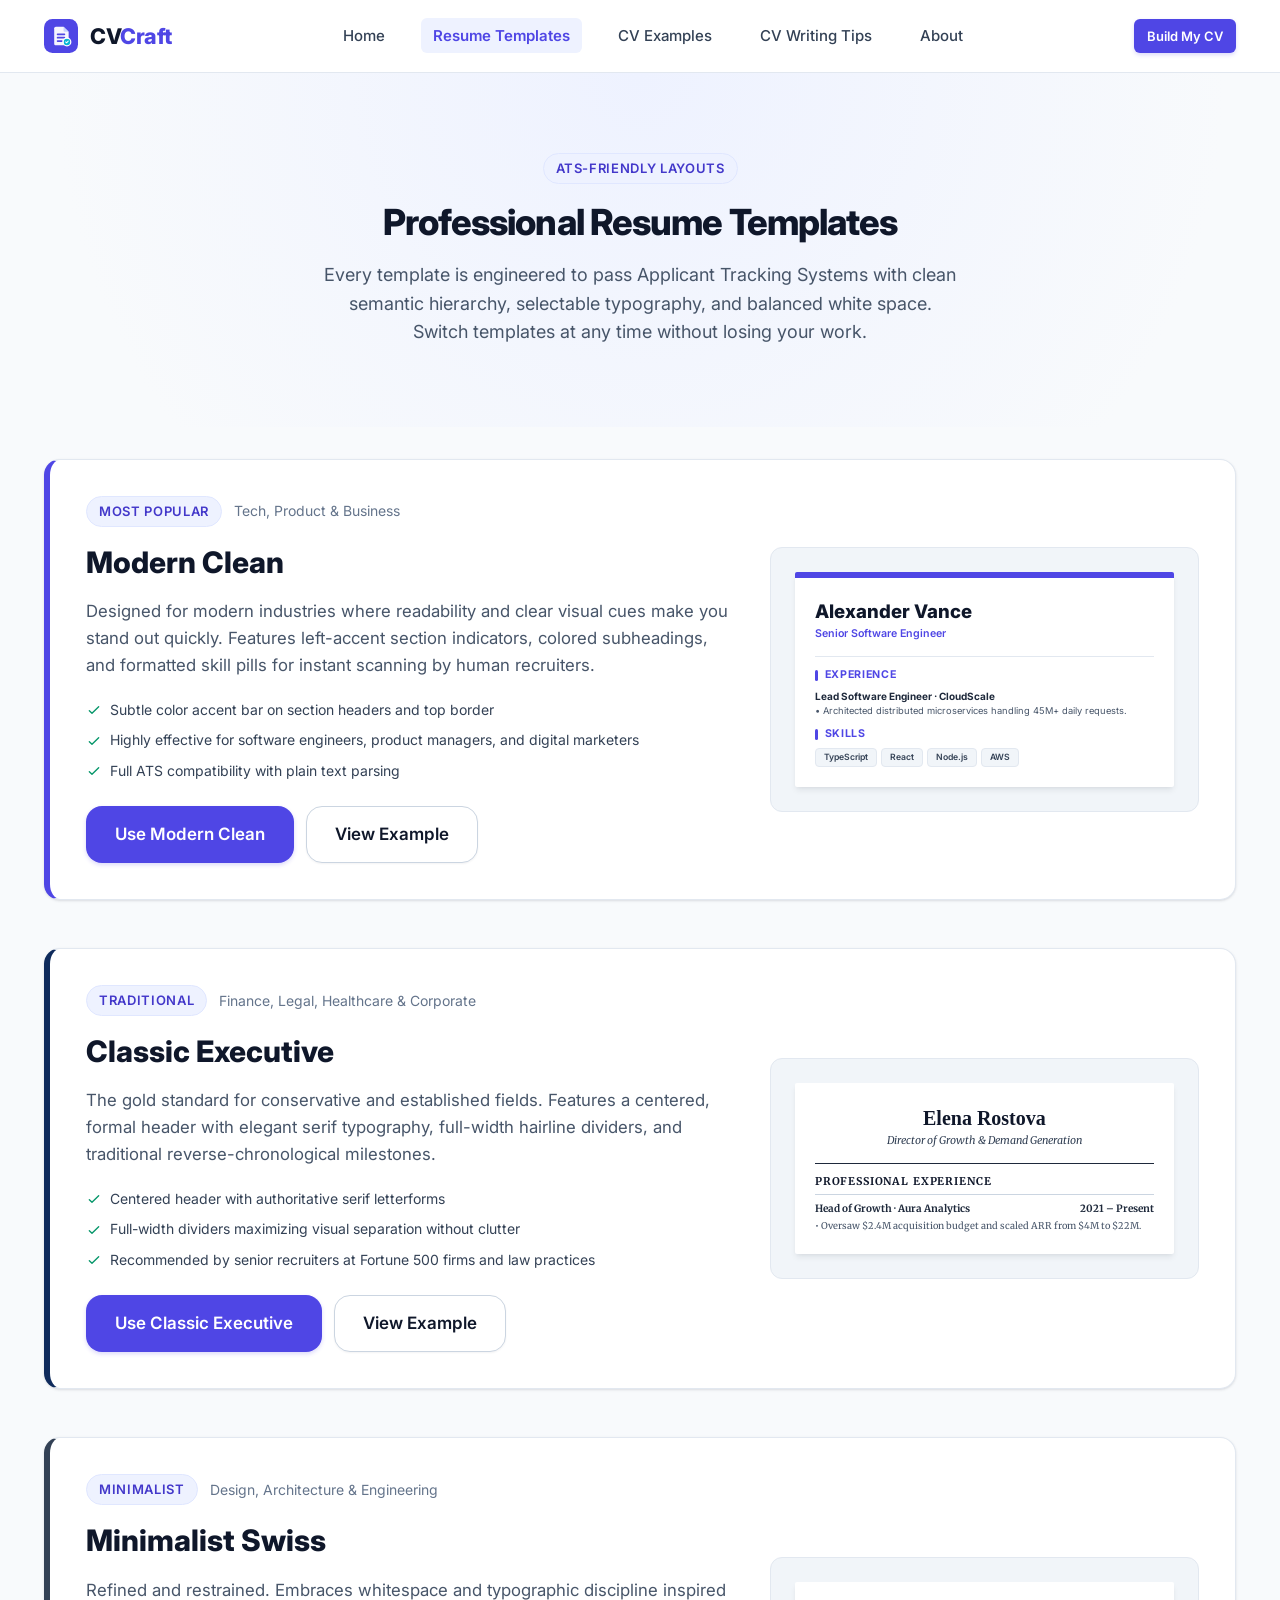
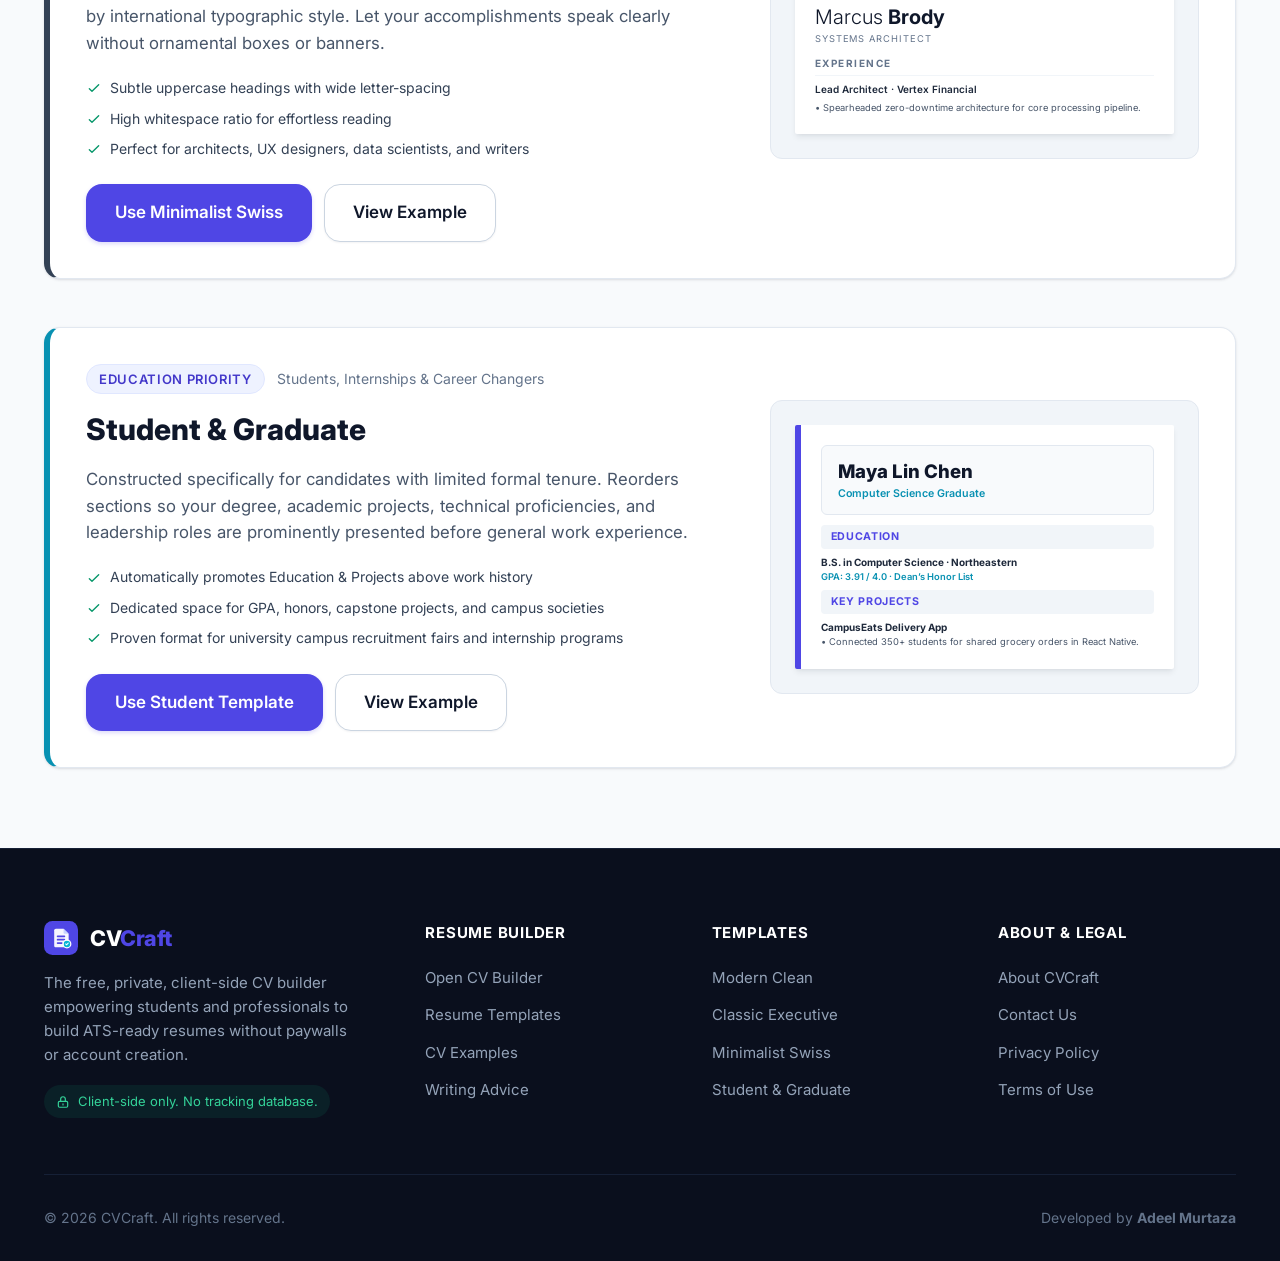
<file: templates.html>
<!DOCTYPE html>
<html lang="en">
<head>
  <meta charset="UTF-8">
  <meta name="viewport" content="width=device-width, initial-scale=1.0">
  <title>Resume Templates — CVCraft | 4 ATS-Friendly Designs</title>
  <meta name="description" content="Explore our curated collection of free, ATS-compliant resume and CV templates. Pick from Modern, Classic, Minimal, and Student layouts.">
  <meta name="author" content="Adeel Murtaza">
  <meta name="theme-color" content="#4f46e5">
  <meta property="og:type" content="website">
  <meta property="og:title" content="Resume Templates — CVCraft | 4 ATS-Friendly Designs">
  <meta property="og:description" content="Explore our curated collection of free, ATS-compliant resume and CV templates. Developed by Adeel Murtaza.">
  <link rel="icon" type="image/svg+xml" href="assets/favicon.svg">
  <link rel="preconnect" href="https://fonts.googleapis.com">
  <link rel="preconnect" href="https://fonts.gstatic.com" crossorigin>
  <link href="https://fonts.googleapis.com/css2?family=Inter:wght@300;400;500;600;700;800&family=Merriweather:ital,wght@0,300;0,400;0,700;1,300;1,400&family=Roboto:wght@300;400;500;700&display=swap" rel="stylesheet">
  <link rel="stylesheet" href="css/style.css">
</head>
<body>
  <a href="#main-content" class="skip-link">Skip to main content</a>

  <!-- Header -->
  <header class="site-header">
    <div class="container header-inner">
      <a href="index.html" class="brand-logo" aria-label="CVCraft Home">
        <img src="assets/logo.svg" alt="CVCraft Logo" width="34" height="34">
        <span>CV<span class="accent">Craft</span></span>
      </a>

      <nav aria-label="Main Navigation">
        <ul class="nav-links">
          <li><a href="index.html" class="nav-link">Home</a></li>
          <li><a href="templates.html" class="nav-link active">Resume Templates</a></li>
          <li><a href="examples.html" class="nav-link">CV Examples</a></li>
          <li><a href="tips.html" class="nav-link">CV Writing Tips</a></li>
          <li><a href="about.html" class="nav-link">About</a></li>
        </ul>
      </nav>

      <div class="nav-actions">
        <a href="builder.html" class="btn btn-primary btn-sm">Build My CV</a>
        <button type="button" class="mobile-menu-toggle btn-icon" aria-label="Open Navigation Menu" aria-expanded="false">
          <svg width="24" height="24" fill="none" viewBox="0 0 24 24" stroke="currentColor">
            <path stroke-linecap="round" stroke-linejoin="round" stroke-width="2" d="M4 6h16M4 12h16M4 18h16"/>
          </svg>
        </button>
      </div>
    </div>
  </header>

  <!-- Mobile Drawer -->
  <div class="mobile-nav" aria-label="Mobile Navigation">
    <ul class="mobile-nav-list">
      <li><a href="index.html" class="mobile-nav-link">Home</a></li>
      <li><a href="templates.html" class="mobile-nav-link active">Resume Templates</a></li>
      <li><a href="examples.html" class="mobile-nav-link">CV Examples</a></li>
      <li><a href="tips.html" class="mobile-nav-link">CV Writing Tips</a></li>
      <li><a href="about.html" class="mobile-nav-link">About CVCraft</a></li>
      <li><a href="contact.html" class="mobile-nav-link">Contact Us</a></li>
    </ul>
    <a href="builder.html" class="btn btn-primary" style="width: 100%;">Create Resume Now</a>
  </div>

  <main id="main-content">
    <!-- Hero / Title -->
    <section class="section" style="padding-bottom: 32px; background: radial-gradient(circle at 50% 0%, #eef2ff 0%, #f8fafc 80%);">
      <div class="container text-center">
        <div class="badge">ATS-Friendly Layouts</div>
        <h1 class="section-title">Professional Resume Templates</h1>
        <p class="section-subtitle">
          Every template is engineered to pass Applicant Tracking Systems with clean semantic hierarchy, selectable typography, and balanced white space. Switch templates at any time without losing your work.
        </p>
      </div>
    </section>

    <!-- Detailed Template Showcase -->
    <section class="section" style="padding-top: 32px;">
      <div class="container">
        
        <div style="display: flex; flex-direction: column; gap: 48px;">
          
          <!-- Template 1: Modern Clean -->
          <article class="callout-box" style="margin: 0; padding: 36px; border-left: 6px solid #4f46e5;">
            <div style="display: grid; grid-template-columns: 1.2fr 0.8fr; gap: 40px; align-items: center;">
              <div>
                <div style="display: flex; align-items: center; gap: 12px; margin-bottom: 12px;">
                  <span class="badge" style="margin-bottom: 0;">Most Popular</span>
                  <span style="font-size: 0.875rem; color: #64748b;">Tech, Product & Business</span>
                </div>
                <h2 style="font-size: 1.85rem; font-weight: 800; color: #0f172a; margin-bottom: 12px;">Modern Clean</h2>
                <p style="color: #475569; font-size: 1.05rem; line-height: 1.6; margin-bottom: 20px;">
                  Designed for modern industries where readability and clear visual cues make you stand out quickly. Features left-accent section indicators, colored subheadings, and formatted skill pills for instant scanning by human recruiters.
                </p>
                <ul class="use-case-list" style="margin-bottom: 24px;">
                  <li><svg width="16" height="16" fill="none" viewBox="0 0 24 24" stroke="currentColor"><path stroke-linecap="round" stroke-linejoin="round" stroke-width="2" d="M5 13l4 4L19 7"/></svg> Subtle color accent bar on section headers and top border</li>
                  <li><svg width="16" height="16" fill="none" viewBox="0 0 24 24" stroke="currentColor"><path stroke-linecap="round" stroke-linejoin="round" stroke-width="2" d="M5 13l4 4L19 7"/></svg> Highly effective for software engineers, product managers, and digital marketers</li>
                  <li><svg width="16" height="16" fill="none" viewBox="0 0 24 24" stroke="currentColor"><path stroke-linecap="round" stroke-linejoin="round" stroke-width="2" d="M5 13l4 4L19 7"/></svg> Full ATS compatibility with plain text parsing</li>
                </ul>
                <div style="display: flex; gap: 12px;">
                  <a href="builder.html?template=modern" class="btn btn-primary btn-lg">Use Modern Clean</a>
                  <a href="examples.html#example-developer" class="btn btn-secondary btn-lg">View Example</a>
                </div>
              </div>

              <!-- Visual Mini Card -->
              <div style="background: #f1f5f9; padding: 24px; border-radius: 12px; border: 1px solid #e2e8f0; display: flex; justify-content: center;">
                <div class="cv-document template-modern" style="width: 100%; min-height: auto; padding: 20px; font-size: 8pt; box-shadow: var(--shadow-md);">
                  <div class="cv-header" style="margin-bottom: 10px;">
                    <div style="font-size: 14pt; font-weight: 800; color: #0f172a;">Alexander Vance</div>
                    <div style="font-size: 8pt; font-weight: 600; color: #4f46e5;">Senior Software Engineer</div>
                  </div>
                  <div class="cv-section-title" style="font-size: 8pt; margin-bottom: 6px;">Experience</div>
                  <div style="font-weight: 700; font-size: 7.5pt;">Lead Software Engineer · CloudScale</div>
                  <div style="font-size: 7pt; color: #475569; margin-bottom: 8px;">• Architected distributed microservices handling 45M+ daily requests.</div>
                  <div class="cv-section-title" style="font-size: 8pt; margin-bottom: 6px;">Skills</div>
                  <div style="display: flex; gap: 4px; flex-wrap: wrap;">
                    <span class="cv-skill-pill" style="font-size: 6.5pt;">TypeScript</span>
                    <span class="cv-skill-pill" style="font-size: 6.5pt;">React</span>
                    <span class="cv-skill-pill" style="font-size: 6.5pt;">Node.js</span>
                    <span class="cv-skill-pill" style="font-size: 6.5pt;">AWS</span>
                  </div>
                </div>
              </div>
            </div>
          </article>

          <!-- Template 2: Classic Executive -->
          <article class="callout-box" style="margin: 0; padding: 36px; border-left: 6px solid #0f2b5c;">
            <div style="display: grid; grid-template-columns: 1.2fr 0.8fr; gap: 40px; align-items: center;">
              <div>
                <div style="display: flex; align-items: center; gap: 12px; margin-bottom: 12px;">
                  <span class="badge" style="margin-bottom: 0;">Traditional</span>
                  <span style="font-size: 0.875rem; color: #64748b;">Finance, Legal, Healthcare & Corporate</span>
                </div>
                <h2 style="font-size: 1.85rem; font-weight: 800; color: #0f172a; margin-bottom: 12px;">Classic Executive</h2>
                <p style="color: #475569; font-size: 1.05rem; line-height: 1.6; margin-bottom: 20px;">
                  The gold standard for conservative and established fields. Features a centered, formal header with elegant serif typography, full-width hairline dividers, and traditional reverse-chronological milestones.
                </p>
                <ul class="use-case-list" style="margin-bottom: 24px;">
                  <li><svg width="16" height="16" fill="none" viewBox="0 0 24 24" stroke="currentColor"><path stroke-linecap="round" stroke-linejoin="round" stroke-width="2" d="M5 13l4 4L19 7"/></svg> Centered header with authoritative serif letterforms</li>
                  <li><svg width="16" height="16" fill="none" viewBox="0 0 24 24" stroke="currentColor"><path stroke-linecap="round" stroke-linejoin="round" stroke-width="2" d="M5 13l4 4L19 7"/></svg> Full-width dividers maximizing visual separation without clutter</li>
                  <li><svg width="16" height="16" fill="none" viewBox="0 0 24 24" stroke="currentColor"><path stroke-linecap="round" stroke-linejoin="round" stroke-width="2" d="M5 13l4 4L19 7"/></svg> Recommended by senior recruiters at Fortune 500 firms and law practices</li>
                </ul>
                <div style="display: flex; gap: 12px;">
                  <a href="builder.html?template=classic" class="btn btn-primary btn-lg">Use Classic Executive</a>
                  <a href="examples.html#example-marketing" class="btn btn-secondary btn-lg">View Example</a>
                </div>
              </div>

              <!-- Visual Mini Card -->
              <div style="background: #f1f5f9; padding: 24px; border-radius: 12px; border: 1px solid #e2e8f0; display: flex; justify-content: center;">
                <div class="cv-document template-classic" style="width: 100%; min-height: auto; padding: 20px; font-size: 8pt; box-shadow: var(--shadow-md);">
                  <div class="cv-header" style="margin-bottom: 10px; text-align: center;">
                    <div style="font-size: 15pt; font-weight: 700; color: #0f172a; font-family: serif;">Elena Rostova</div>
                    <div style="font-size: 8pt; font-style: italic; color: #334155;">Director of Growth & Demand Generation</div>
                  </div>
                  <div class="cv-section-title" style="font-size: 8pt; margin-bottom: 6px;">Professional Experience</div>
                  <div style="display: flex; justify-content: space-between; font-weight: 700; font-size: 7.5pt;">
                    <span>Head of Growth · Aura Analytics</span>
                    <span>2021 – Present</span>
                  </div>
                  <div style="font-size: 7pt; color: #475569; margin-top: 4px;">• Oversaw $2.4M acquisition budget and scaled ARR from $4M to $22M.</div>
                </div>
              </div>
            </div>
          </article>

          <!-- Template 3: Minimalist Swiss -->
          <article class="callout-box" style="margin: 0; padding: 36px; border-left: 6px solid #334155;">
            <div style="display: grid; grid-template-columns: 1.2fr 0.8fr; gap: 40px; align-items: center;">
              <div>
                <div style="display: flex; align-items: center; gap: 12px; margin-bottom: 12px;">
                  <span class="badge" style="margin-bottom: 0;">Minimalist</span>
                  <span style="font-size: 0.875rem; color: #64748b;">Design, Architecture & Engineering</span>
                </div>
                <h2 style="font-size: 1.85rem; font-weight: 800; color: #0f172a; margin-bottom: 12px;">Minimalist Swiss</h2>
                <p style="color: #475569; font-size: 1.05rem; line-height: 1.6; margin-bottom: 20px;">
                  Refined and restrained. Embraces whitespace and typographic discipline inspired by international typographic style. Let your accomplishments speak clearly without ornamental boxes or banners.
                </p>
                <ul class="use-case-list" style="margin-bottom: 24px;">
                  <li><svg width="16" height="16" fill="none" viewBox="0 0 24 24" stroke="currentColor"><path stroke-linecap="round" stroke-linejoin="round" stroke-width="2" d="M5 13l4 4L19 7"/></svg> Subtle uppercase headings with wide letter-spacing</li>
                  <li><svg width="16" height="16" fill="none" viewBox="0 0 24 24" stroke="currentColor"><path stroke-linecap="round" stroke-linejoin="round" stroke-width="2" d="M5 13l4 4L19 7"/></svg> High whitespace ratio for effortless reading</li>
                  <li><svg width="16" height="16" fill="none" viewBox="0 0 24 24" stroke="currentColor"><path stroke-linecap="round" stroke-linejoin="round" stroke-width="2" d="M5 13l4 4L19 7"/></svg> Perfect for architects, UX designers, data scientists, and writers</li>
                </ul>
                <div style="display: flex; gap: 12px;">
                  <a href="builder.html?template=minimal" class="btn btn-primary btn-lg">Use Minimalist Swiss</a>
                  <a href="examples.html#example-manager" class="btn btn-secondary btn-lg">View Example</a>
                </div>
              </div>

              <!-- Visual Mini Card -->
              <div style="background: #f1f5f9; padding: 24px; border-radius: 12px; border: 1px solid #e2e8f0; display: flex; justify-content: center;">
                <div class="cv-document template-minimal" style="width: 100%; min-height: auto; padding: 20px; font-size: 8pt; box-shadow: var(--shadow-md);">
                  <div class="cv-header" style="margin-bottom: 10px;">
                    <div style="font-size: 15pt; font-weight: 300; color: #0f172a;">Marcus <strong style="font-weight: 700;">Brody</strong></div>
                    <div style="font-size: 7pt; text-transform: uppercase; letter-spacing: 0.1em; color: #64748b;">Systems Architect</div>
                  </div>
                  <div class="cv-section-title" style="font-size: 7.5pt; margin-bottom: 6px;">Experience</div>
                  <div style="font-weight: 600; font-size: 7.5pt;">Lead Architect · Vertex Financial</div>
                  <div style="font-size: 7pt; color: #475569; margin-top: 4px;">• Spearheaded zero-downtime architecture for core processing pipeline.</div>
                </div>
              </div>
            </div>
          </article>

          <!-- Template 4: Student & Graduate -->
          <article class="callout-box" style="margin: 0; padding: 36px; border-left: 6px solid #0891b2;">
            <div style="display: grid; grid-template-columns: 1.2fr 0.8fr; gap: 40px; align-items: center;">
              <div>
                <div style="display: flex; align-items: center; gap: 12px; margin-bottom: 12px;">
                  <span class="badge" style="margin-bottom: 0;">Education Priority</span>
                  <span style="font-size: 0.875rem; color: #64748b;">Students, Internships & Career Changers</span>
                </div>
                <h2 style="font-size: 1.85rem; font-weight: 800; color: #0f172a; margin-bottom: 12px;">Student & Graduate</h2>
                <p style="color: #475569; font-size: 1.05rem; line-height: 1.6; margin-bottom: 20px;">
                  Constructed specifically for candidates with limited formal tenure. Reorders sections so your degree, academic projects, technical proficiencies, and leadership roles are prominently presented before general work experience.
                </p>
                <ul class="use-case-list" style="margin-bottom: 24px;">
                  <li><svg width="16" height="16" fill="none" viewBox="0 0 24 24" stroke="currentColor"><path stroke-linecap="round" stroke-linejoin="round" stroke-width="2" d="M5 13l4 4L19 7"/></svg> Automatically promotes Education & Projects above work history</li>
                  <li><svg width="16" height="16" fill="none" viewBox="0 0 24 24" stroke="currentColor"><path stroke-linecap="round" stroke-linejoin="round" stroke-width="2" d="M5 13l4 4L19 7"/></svg> Dedicated space for GPA, honors, capstone projects, and campus societies</li>
                  <li><svg width="16" height="16" fill="none" viewBox="0 0 24 24" stroke="currentColor"><path stroke-linecap="round" stroke-linejoin="round" stroke-width="2" d="M5 13l4 4L19 7"/></svg> Proven format for university campus recruitment fairs and internship programs</li>
                </ul>
                <div style="display: flex; gap: 12px;">
                  <a href="builder.html?template=student" class="btn btn-primary btn-lg">Use Student Template</a>
                  <a href="examples.html#example-student" class="btn btn-secondary btn-lg">View Example</a>
                </div>
              </div>

              <!-- Visual Mini Card -->
              <div style="background: #f1f5f9; padding: 24px; border-radius: 12px; border: 1px solid #e2e8f0; display: flex; justify-content: center;">
                <div class="cv-document template-student" style="width: 100%; min-height: auto; padding: 20px; font-size: 8pt; box-shadow: var(--shadow-md);">
                  <div class="cv-header" style="margin-bottom: 10px;">
                    <div style="font-size: 14pt; font-weight: 800; color: #0f172a;">Maya Lin Chen</div>
                    <div style="font-size: 8pt; font-weight: 600; color: #0891b2;">Computer Science Graduate</div>
                  </div>
                  <div class="cv-section-title" style="font-size: 8pt; margin-bottom: 6px;">Education</div>
                  <div style="font-weight: 700; font-size: 7.5pt;">B.S. in Computer Science · Northeastern</div>
                  <div style="font-size: 7pt; color: #0891b2; font-weight: 600; margin-bottom: 6px;">GPA: 3.91 / 4.0 · Dean’s Honor List</div>
                  <div class="cv-section-title" style="font-size: 8pt; margin-bottom: 6px;">Key Projects</div>
                  <div style="font-weight: 700; font-size: 7.5pt;">CampusEats Delivery App</div>
                  <div style="font-size: 7pt; color: #475569;">• Connected 350+ students for shared grocery orders in React Native.</div>
                </div>
              </div>
            </div>
          </article>

        </div>
      </div>
    </section>
  </main>

  <!-- Global Footer -->
  <footer class="site-footer">
    <div class="container">
      <div class="footer-grid">
        <div class="footer-brand">
          <a href="index.html" class="brand-logo" style="color: #fff;">
            <img src="assets/logo.svg" alt="CVCraft Logo" width="30" height="30">
            <span>CV<span class="accent">Craft</span></span>
          </a>
          <p>
            The free, private, client-side CV builder empowering students and professionals to build ATS-ready resumes without paywalls or account creation.
          </p>
          <div class="privacy-pledge">
            <svg width="14" height="14" fill="none" viewBox="0 0 24 24" stroke="currentColor">
              <path stroke-linecap="round" stroke-linejoin="round" stroke-width="2" d="M12 15v2m-6 4h12a2 2 0 002-2v-6a2 2 0 00-2-2H6a2 2 0 00-2 2v6a2 2 0 002 2zm10-10V7a4 4 0 00-8 0v4h8z"/>
            </svg>
            <span>Client-side only. No tracking database.</span>
          </div>
        </div>

        <div class="footer-column">
          <h4>Resume Builder</h4>
          <ul class="footer-links">
            <li><a href="builder.html">Open CV Builder</a></li>
            <li><a href="templates.html">Resume Templates</a></li>
            <li><a href="examples.html">CV Examples</a></li>
            <li><a href="tips.html">Writing Advice</a></li>
          </ul>
        </div>

        <div class="footer-column">
          <h4>Templates</h4>
          <ul class="footer-links">
            <li><a href="builder.html?template=modern">Modern Clean</a></li>
            <li><a href="builder.html?template=classic">Classic Executive</a></li>
            <li><a href="builder.html?template=minimal">Minimalist Swiss</a></li>
            <li><a href="builder.html?template=student">Student & Graduate</a></li>
          </ul>
        </div>

        <div class="footer-column">
          <h4>About & Legal</h4>
          <ul class="footer-links">
            <li><a href="about.html">About CVCraft</a></li>
            <li><a href="contact.html">Contact Us</a></li>
            <li><a href="privacy-policy.html">Privacy Policy</a></li>
            <li><a href="terms.html">Terms of Use</a></li>
          </ul>
        </div>
      </div>

      <div class="footer-bottom">
        <div>&copy; 2026 CVCraft. All rights reserved.</div>
        <div>Developed by <strong>Adeel Murtaza</strong></div>
      </div>
    </div>
  </footer>

  <script src="js/main.js"></script>
</body>
</html>
</file>
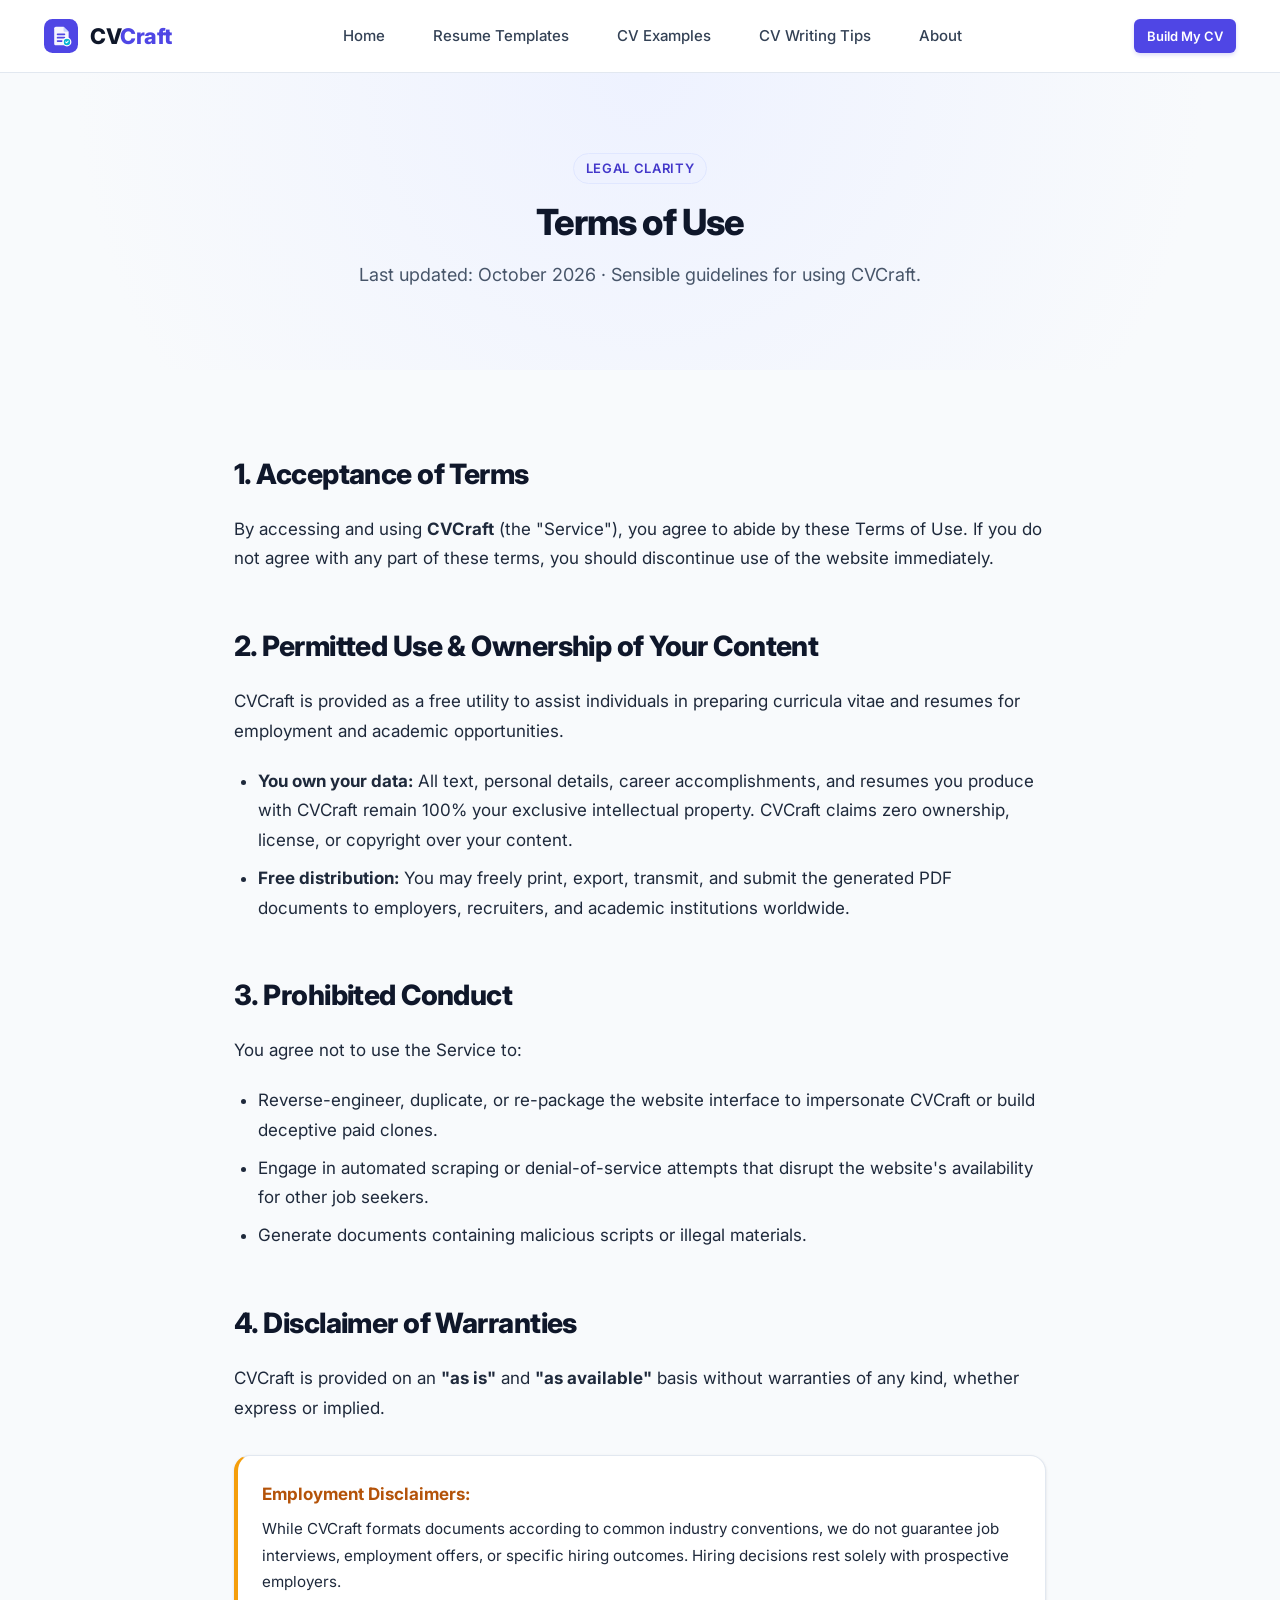
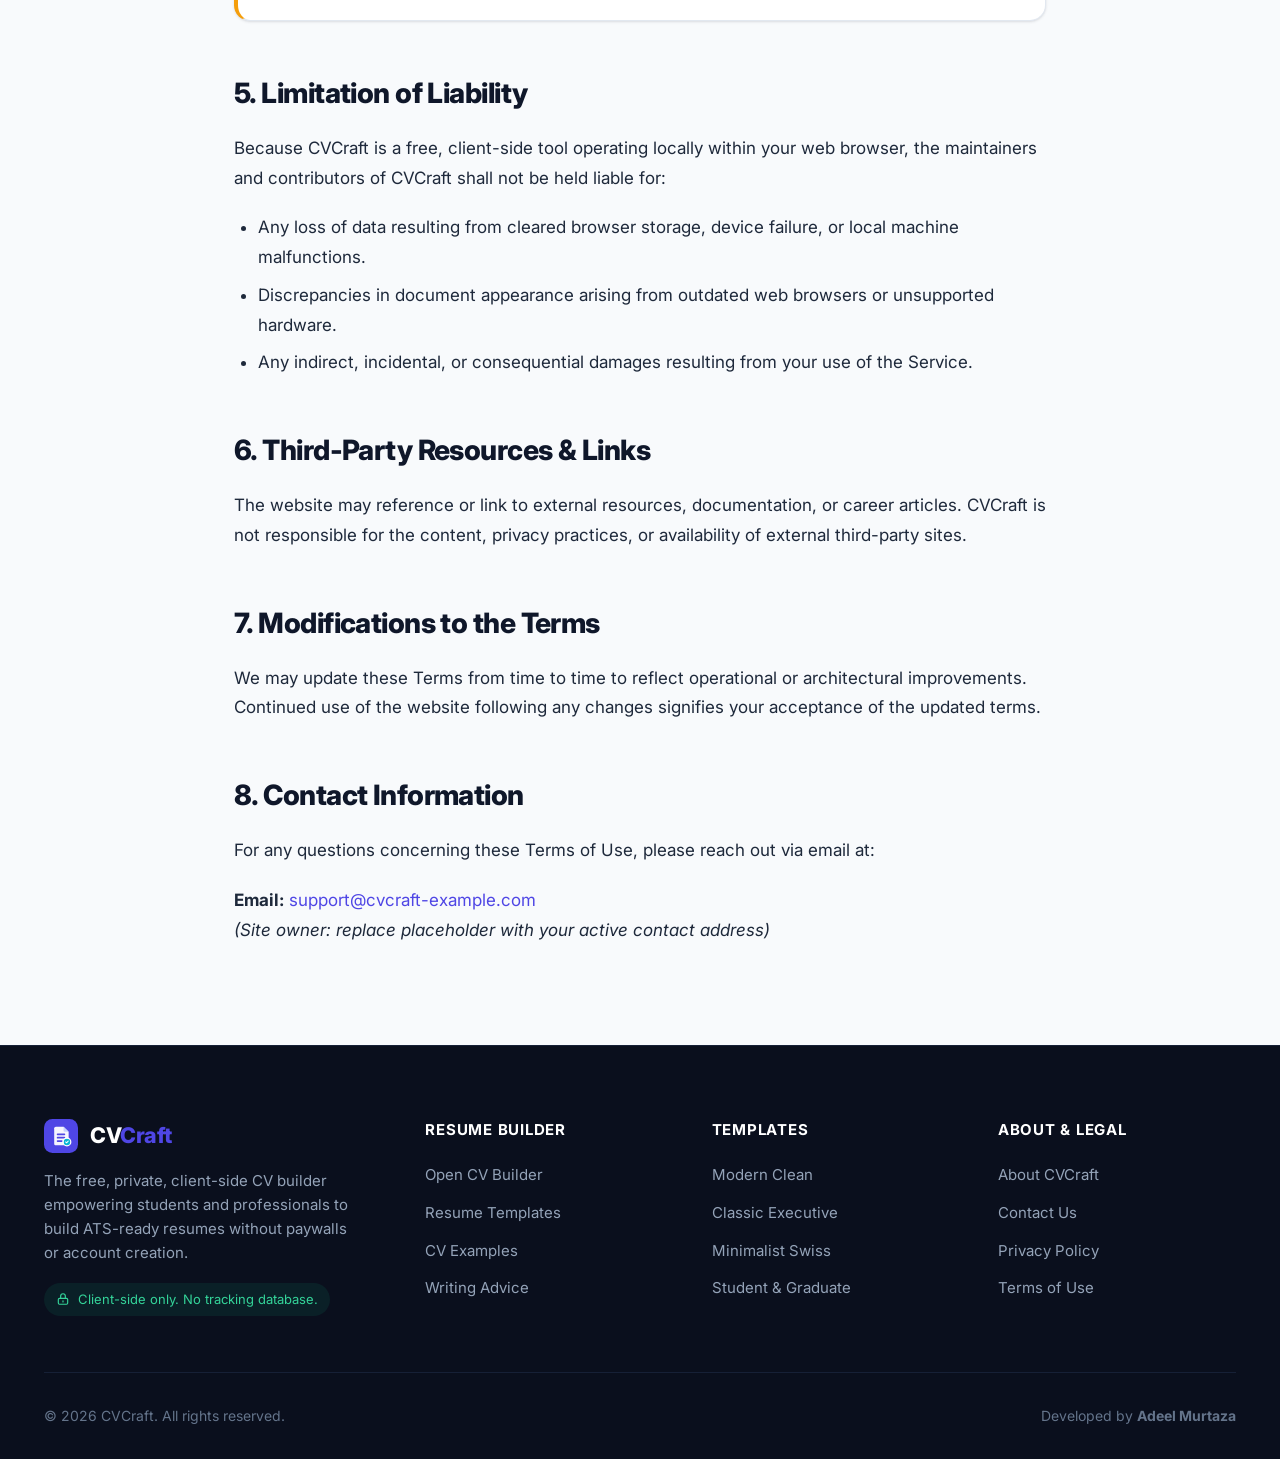
<file: terms.html>
<!DOCTYPE html>
<html lang="en">
<head>
  <meta charset="UTF-8">
  <meta name="viewport" content="width=device-width, initial-scale=1.0">
  <title>Terms of Use — CVCraft | Service Agreement</title>
  <meta name="description" content="Review the Terms of Use for CVCraft. A sensible agreement covering ownership of your resume content, permitted use, and service disclaimers.">
  <meta name="author" content="Adeel Murtaza">
  <meta name="theme-color" content="#4f46e5">
  <meta property="og:type" content="website">
  <meta property="og:title" content="Terms of Use — CVCraft | Service Agreement">
  <meta property="og:description" content="Review the Terms of Use for CVCraft. Developed by Adeel Murtaza.">
  <link rel="icon" type="image/svg+xml" href="assets/favicon.svg">
  <link rel="preconnect" href="https://fonts.googleapis.com">
  <link rel="preconnect" href="https://fonts.gstatic.com" crossorigin>
  <link href="https://fonts.googleapis.com/css2?family=Inter:wght@300;400;500;600;700;800&family=Merriweather:ital,wght@0,300;0,400;0,700;1,300;1,400&family=Roboto:wght@300;400;500;700&display=swap" rel="stylesheet">
  <link rel="stylesheet" href="css/style.css">
</head>
<body>
  <a href="#main-content" class="skip-link">Skip to main content</a>

  <!-- Header -->
  <header class="site-header">
    <div class="container header-inner">
      <a href="index.html" class="brand-logo" aria-label="CVCraft Home">
        <img src="assets/logo.svg" alt="CVCraft Logo" width="34" height="34">
        <span>CV<span class="accent">Craft</span></span>
      </a>

      <nav aria-label="Main Navigation">
        <ul class="nav-links">
          <li><a href="index.html" class="nav-link">Home</a></li>
          <li><a href="templates.html" class="nav-link">Resume Templates</a></li>
          <li><a href="examples.html" class="nav-link">CV Examples</a></li>
          <li><a href="tips.html" class="nav-link">CV Writing Tips</a></li>
          <li><a href="about.html" class="nav-link">About</a></li>
        </ul>
      </nav>

      <div class="nav-actions">
        <a href="builder.html" class="btn btn-primary btn-sm">Build My CV</a>
        <button type="button" class="mobile-menu-toggle btn-icon" aria-label="Open Navigation Menu" aria-expanded="false">
          <svg width="24" height="24" fill="none" viewBox="0 0 24 24" stroke="currentColor">
            <path stroke-linecap="round" stroke-linejoin="round" stroke-width="2" d="M4 6h16M4 12h16M4 18h16"/>
          </svg>
        </button>
      </div>
    </div>
  </header>

  <!-- Mobile Drawer -->
  <div class="mobile-nav" aria-label="Mobile Navigation">
    <ul class="mobile-nav-list">
      <li><a href="index.html" class="mobile-nav-link">Home</a></li>
      <li><a href="templates.html" class="mobile-nav-link">Resume Templates</a></li>
      <li><a href="examples.html" class="mobile-nav-link">CV Examples</a></li>
      <li><a href="tips.html" class="mobile-nav-link">CV Writing Tips</a></li>
      <li><a href="about.html" class="mobile-nav-link">About CVCraft</a></li>
      <li><a href="contact.html" class="mobile-nav-link">Contact Us</a></li>
    </ul>
    <a href="builder.html" class="btn btn-primary" style="width: 100%;">Create Resume Now</a>
  </div>

  <main id="main-content">
    <!-- Header Hero -->
    <section class="section" style="padding-bottom: 32px; background: radial-gradient(circle at 50% 0%, #eef2ff 0%, #f8fafc 80%);">
      <div class="container text-center">
        <div class="badge">Legal Clarity</div>
        <h1 class="section-title">Terms of Use</h1>
        <p class="section-subtitle">
          Last updated: October 2026 · Sensible guidelines for using CVCraft.
        </p>
      </div>
    </section>

    <!-- Terms Content -->
    <section class="section" style="padding-top: 32px;">
      <div class="container container-narrow prose">
        <h2>1. Acceptance of Terms</h2>
        <p>
          By accessing and using <strong>CVCraft</strong> (the "Service"), you agree to abide by these Terms of Use. If you do not agree with any part of these terms, you should discontinue use of the website immediately.
        </p>

        <h2>2. Permitted Use & Ownership of Your Content</h2>
        <p>
          CVCraft is provided as a free utility to assist individuals in preparing curricula vitae and resumes for employment and academic opportunities.
        </p>
        <ul>
          <li><strong>You own your data:</strong> All text, personal details, career accomplishments, and resumes you produce with CVCraft remain 100% your exclusive intellectual property. CVCraft claims zero ownership, license, or copyright over your content.</li>
          <li><strong>Free distribution:</strong> You may freely print, export, transmit, and submit the generated PDF documents to employers, recruiters, and academic institutions worldwide.</li>
        </ul>

        <h2>3. Prohibited Conduct</h2>
        <p>
          You agree not to use the Service to:
        </p>
        <ul>
          <li>Reverse-engineer, duplicate, or re-package the website interface to impersonate CVCraft or build deceptive paid clones.</li>
          <li>Engage in automated scraping or denial-of-service attempts that disrupt the website's availability for other job seekers.</li>
          <li>Generate documents containing malicious scripts or illegal materials.</li>
        </ul>

        <h2>4. Disclaimer of Warranties</h2>
        <p>
          CVCraft is provided on an <strong>"as is"</strong> and <strong>"as available"</strong> basis without warranties of any kind, whether express or implied.
        </p>
        <div class="callout-box warning">
          <strong style="color: #b45309;">Employment Disclaimers:</strong>
          <p style="margin: 6px 0 0; font-size: 0.95rem;">
            While CVCraft formats documents according to common industry conventions, we do not guarantee job interviews, employment offers, or specific hiring outcomes. Hiring decisions rest solely with prospective employers.
          </p>
        </div>

        <h2>5. Limitation of Liability</h2>
        <p>
          Because CVCraft is a free, client-side tool operating locally within your web browser, the maintainers and contributors of CVCraft shall not be held liable for:
        </p>
        <ul>
          <li>Any loss of data resulting from cleared browser storage, device failure, or local machine malfunctions.</li>
          <li>Discrepancies in document appearance arising from outdated web browsers or unsupported hardware.</li>
          <li>Any indirect, incidental, or consequential damages resulting from your use of the Service.</li>
        </ul>

        <h2>6. Third-Party Resources & Links</h2>
        <p>
          The website may reference or link to external resources, documentation, or career articles. CVCraft is not responsible for the content, privacy practices, or availability of external third-party sites.
        </p>

        <h2>7. Modifications to the Terms</h2>
        <p>
          We may update these Terms from time to time to reflect operational or architectural improvements. Continued use of the website following any changes signifies your acceptance of the updated terms.
        </p>

        <h2>8. Contact Information</h2>
        <p>
          For any questions concerning these Terms of Use, please reach out via email at:
        </p>
        <p>
          <strong>Email:</strong> <a href="mailto:support@cvcraft-example.com">support@cvcraft-example.com</a><br>
          <em>(Site owner: replace placeholder with your active contact address)</em>
        </p>
      </div>
    </section>
  </main>

  <!-- Global Footer -->
  <footer class="site-footer">
    <div class="container">
      <div class="footer-grid">
        <div class="footer-brand">
          <a href="index.html" class="brand-logo" style="color: #fff;">
            <img src="assets/logo.svg" alt="CVCraft Logo" width="30" height="30">
            <span>CV<span class="accent">Craft</span></span>
          </a>
          <p>
            The free, private, client-side CV builder empowering students and professionals to build ATS-ready resumes without paywalls or account creation.
          </p>
          <div class="privacy-pledge">
            <svg width="14" height="14" fill="none" viewBox="0 0 24 24" stroke="currentColor">
              <path stroke-linecap="round" stroke-linejoin="round" stroke-width="2" d="M12 15v2m-6 4h12a2 2 0 002-2v-6a2 2 0 00-2-2H6a2 2 0 00-2 2v6a2 2 0 002 2zm10-10V7a4 4 0 00-8 0v4h8z"/>
            </svg>
            <span>Client-side only. No tracking database.</span>
          </div>
        </div>

        <div class="footer-column">
          <h4>Resume Builder</h4>
          <ul class="footer-links">
            <li><a href="builder.html">Open CV Builder</a></li>
            <li><a href="templates.html">Resume Templates</a></li>
            <li><a href="examples.html">CV Examples</a></li>
            <li><a href="tips.html">Writing Advice</a></li>
          </ul>
        </div>

        <div class="footer-column">
          <h4>Templates</h4>
          <ul class="footer-links">
            <li><a href="builder.html?template=modern">Modern Clean</a></li>
            <li><a href="builder.html?template=classic">Classic Executive</a></li>
            <li><a href="builder.html?template=minimal">Minimalist Swiss</a></li>
            <li><a href="builder.html?template=student">Student & Graduate</a></li>
          </ul>
        </div>

        <div class="footer-column">
          <h4>About & Legal</h4>
          <ul class="footer-links">
            <li><a href="about.html">About CVCraft</a></li>
            <li><a href="contact.html">Contact Us</a></li>
            <li><a href="privacy-policy.html">Privacy Policy</a></li>
            <li><a href="terms.html">Terms of Use</a></li>
          </ul>
        </div>
      </div>

      <div class="footer-bottom">
        <div>&copy; 2026 CVCraft. All rights reserved.</div>
        <div>Developed by <strong>Adeel Murtaza</strong></div>
      </div>
    </div>
  </footer>

  <script src="js/main.js"></script>
</body>
</html>
</file>
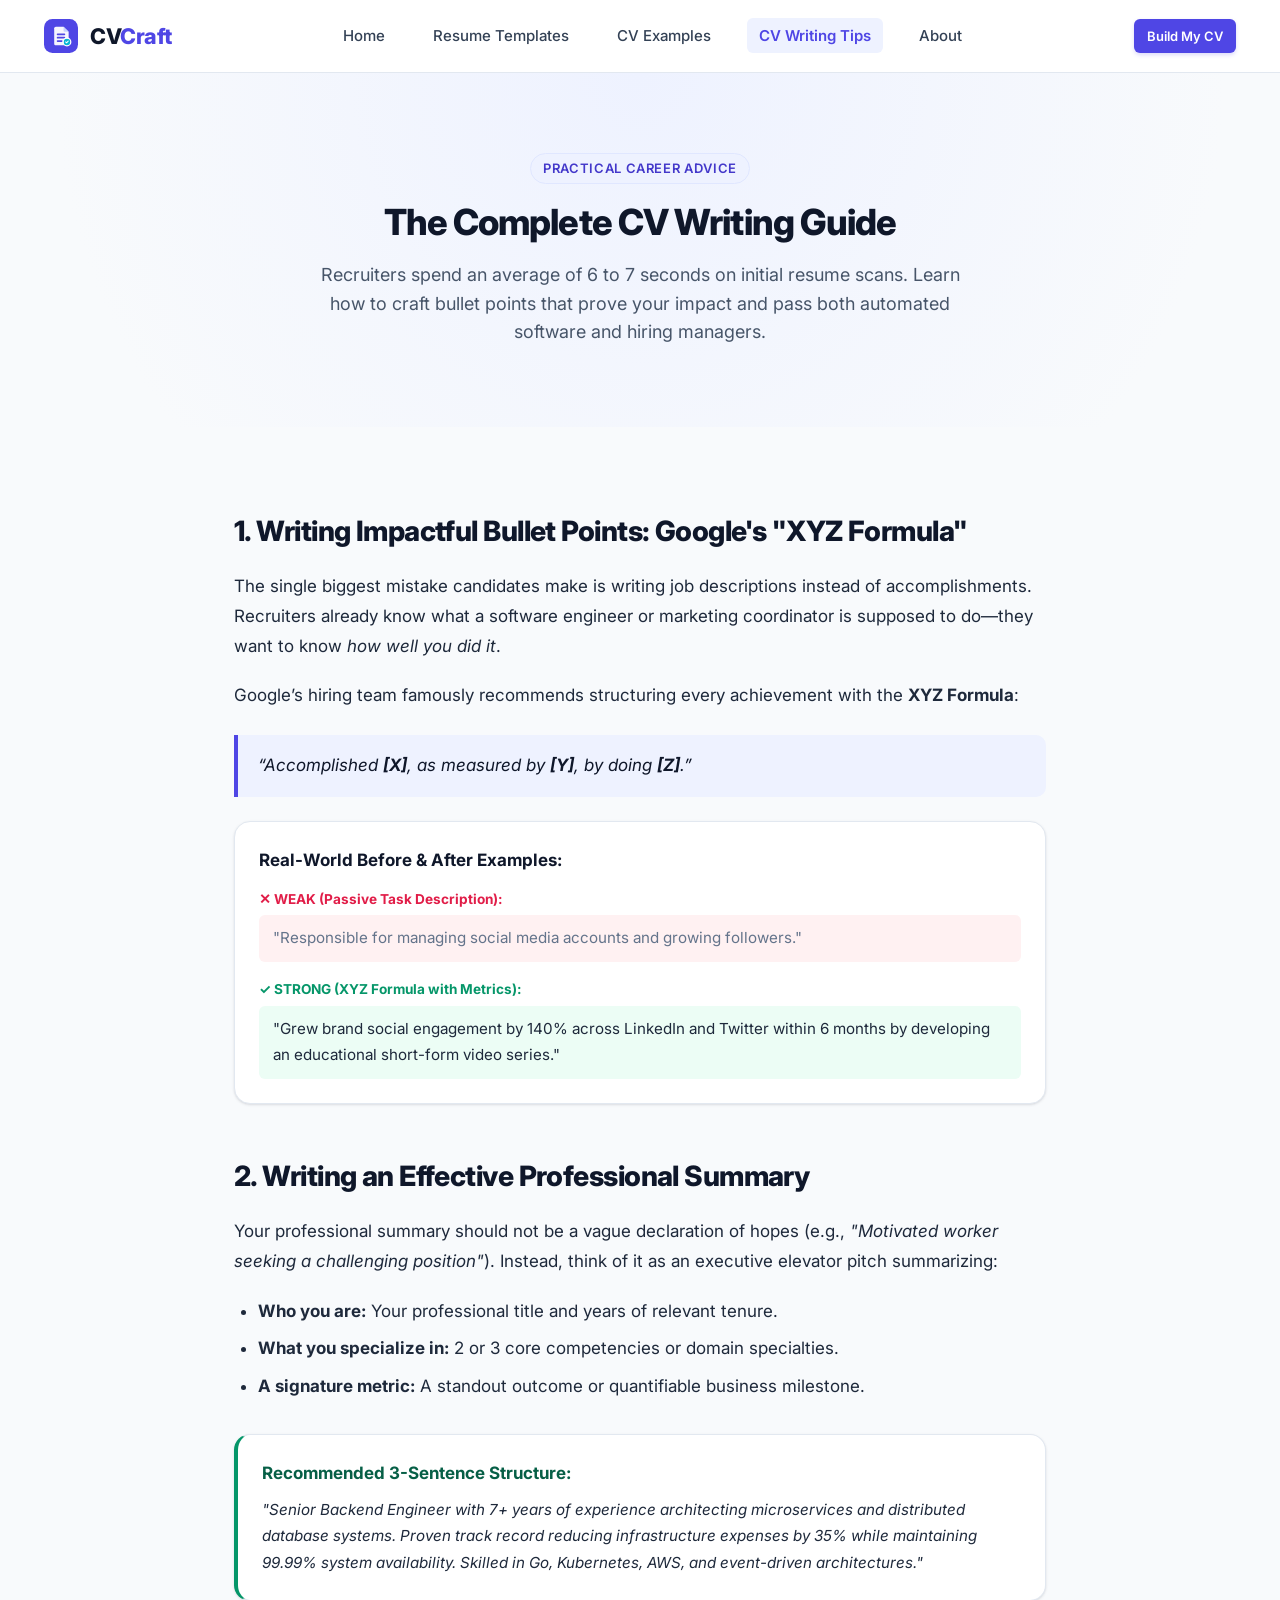
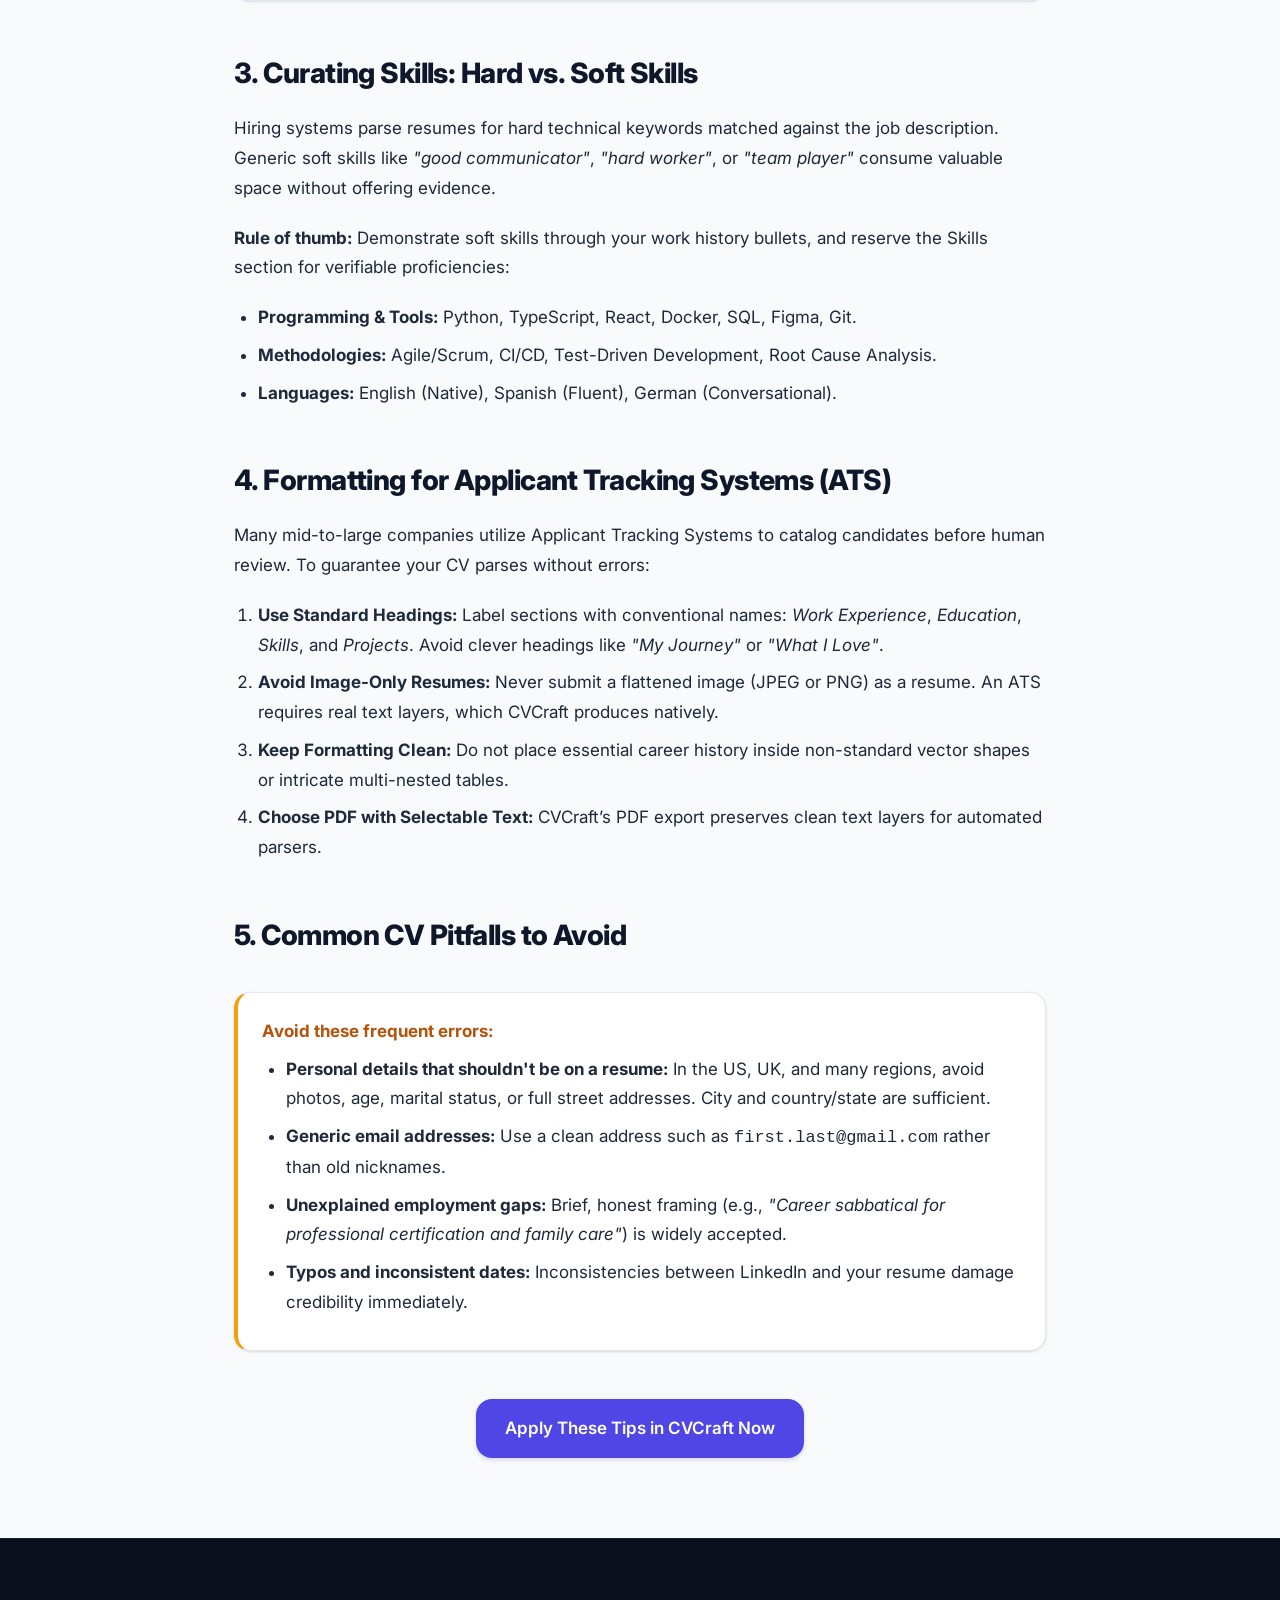
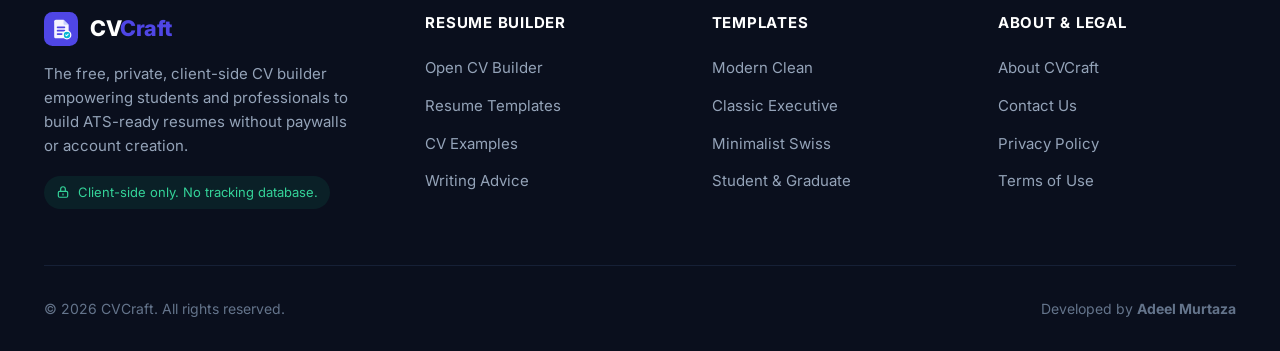
<file: tips.html>
<!DOCTYPE html>
<html lang="en">
<head>
  <meta charset="UTF-8">
  <meta name="viewport" content="width=device-width, initial-scale=1.0">
  <title>CV Writing Tips & Guides — CVCraft | Expert Resume Advice</title>
  <meta name="description" content="Comprehensive guides on writing an ATS-friendly CV: the XYZ bullet formula, summary statement blueprints, hard vs. soft skills, and common mistakes to avoid.">
  <meta name="author" content="Adeel Murtaza">
  <meta name="theme-color" content="#4f46e5">
  <meta property="og:type" content="website">
  <meta property="og:title" content="CV Writing Tips & Guides — CVCraft | Expert Resume Advice">
  <meta property="og:description" content="Comprehensive guides on writing an ATS-friendly CV. Developed by Adeel Murtaza.">
  <link rel="icon" type="image/svg+xml" href="assets/favicon.svg">
  <link rel="preconnect" href="https://fonts.googleapis.com">
  <link rel="preconnect" href="https://fonts.gstatic.com" crossorigin>
  <link href="https://fonts.googleapis.com/css2?family=Inter:wght@300;400;500;600;700;800&family=Merriweather:ital,wght@0,300;0,400;0,700;1,300;1,400&family=Roboto:wght@300;400;500;700&display=swap" rel="stylesheet">
  <link rel="stylesheet" href="css/style.css">
</head>
<body>
  <a href="#main-content" class="skip-link">Skip to main content</a>

  <!-- Header -->
  <header class="site-header">
    <div class="container header-inner">
      <a href="index.html" class="brand-logo" aria-label="CVCraft Home">
        <img src="assets/logo.svg" alt="CVCraft Logo" width="34" height="34">
        <span>CV<span class="accent">Craft</span></span>
      </a>

      <nav aria-label="Main Navigation">
        <ul class="nav-links">
          <li><a href="index.html" class="nav-link">Home</a></li>
          <li><a href="templates.html" class="nav-link">Resume Templates</a></li>
          <li><a href="examples.html" class="nav-link">CV Examples</a></li>
          <li><a href="tips.html" class="nav-link active">CV Writing Tips</a></li>
          <li><a href="about.html" class="nav-link">About</a></li>
        </ul>
      </nav>

      <div class="nav-actions">
        <a href="builder.html" class="btn btn-primary btn-sm">Build My CV</a>
        <button type="button" class="mobile-menu-toggle btn-icon" aria-label="Open Navigation Menu" aria-expanded="false">
          <svg width="24" height="24" fill="none" viewBox="0 0 24 24" stroke="currentColor">
            <path stroke-linecap="round" stroke-linejoin="round" stroke-width="2" d="M4 6h16M4 12h16M4 18h16"/>
          </svg>
        </button>
      </div>
    </div>
  </header>

  <!-- Mobile Drawer -->
  <div class="mobile-nav" aria-label="Mobile Navigation">
    <ul class="mobile-nav-list">
      <li><a href="index.html" class="mobile-nav-link">Home</a></li>
      <li><a href="templates.html" class="mobile-nav-link">Resume Templates</a></li>
      <li><a href="examples.html" class="mobile-nav-link">CV Examples</a></li>
      <li><a href="tips.html" class="mobile-nav-link active">CV Writing Tips</a></li>
      <li><a href="about.html" class="mobile-nav-link">About CVCraft</a></li>
      <li><a href="contact.html" class="mobile-nav-link">Contact Us</a></li>
    </ul>
    <a href="builder.html" class="btn btn-primary" style="width: 100%;">Create Resume Now</a>
  </div>

  <main id="main-content">
    <!-- Header Hero -->
    <section class="section" style="padding-bottom: 32px; background: radial-gradient(circle at 50% 0%, #eef2ff 0%, #f8fafc 80%);">
      <div class="container text-center">
        <div class="badge">Practical Career Advice</div>
        <h1 class="section-title">The Complete CV Writing Guide</h1>
        <p class="section-subtitle">
          Recruiters spend an average of 6 to 7 seconds on initial resume scans. Learn how to craft bullet points that prove your impact and pass both automated software and hiring managers.
        </p>
      </div>
    </section>

    <!-- Main Content Guide -->
    <section class="section" style="padding-top: 32px;">
      <div class="container container-narrow prose">
        
        <!-- Chapter 1: The XYZ Formula -->
        <h2>1. Writing Impactful Bullet Points: Google's "XYZ Formula"</h2>
        <p>
          The single biggest mistake candidates make is writing job descriptions instead of accomplishments. Recruiters already know what a software engineer or marketing coordinator is supposed to do—they want to know <em>how well you did it</em>.
        </p>
        <p>
          Google’s hiring team famously recommends structuring every achievement with the <strong>XYZ Formula</strong>:
        </p>
        <blockquote>
          “Accomplished <strong>[X]</strong>, as measured by <strong>[Y]</strong>, by doing <strong>[Z]</strong>.”
        </blockquote>

        <div class="callout-box" style="margin: 24px 0;">
          <h4 style="font-weight: 700; color: #0f172a; margin-bottom: 12px;">Real-World Before & After Examples:</h4>
          
          <div style="margin-bottom: 16px;">
            <div style="font-size: 0.85rem; color: #e11d48; font-weight: 700;">✕ WEAK (Passive Task Description):</div>
            <div style="font-size: 0.95rem; color: #64748b; background: #fff1f2; padding: 10px 14px; border-radius: 6px; margin-top: 4px;">
              "Responsible for managing social media accounts and growing followers."
            </div>
          </div>

          <div>
            <div style="font-size: 0.85rem; color: #059669; font-weight: 700;">✓ STRONG (XYZ Formula with Metrics):</div>
            <div style="font-size: 0.95rem; color: #1e293b; background: #ecfdf5; padding: 10px 14px; border-radius: 6px; margin-top: 4px;">
              "Grew brand social engagement by 140% across LinkedIn and Twitter within 6 months by developing an educational short-form video series."
            </div>
          </div>
        </div>

        <!-- Chapter 2: Summary Statements -->
        <h2>2. Writing an Effective Professional Summary</h2>
        <p>
          Your professional summary should not be a vague declaration of hopes (e.g., <em>"Motivated worker seeking a challenging position"</em>). Instead, think of it as an executive elevator pitch summarizing:
        </p>
        <ul>
          <li><strong>Who you are:</strong> Your professional title and years of relevant tenure.</li>
          <li><strong>What you specialize in:</strong> 2 or 3 core competencies or domain specialties.</li>
          <li><strong>A signature metric:</strong> A standout outcome or quantifiable business milestone.</li>
        </ul>

        <div class="callout-box tip">
          <strong style="color: #065f46;">Recommended 3-Sentence Structure:</strong>
          <p style="margin: 8px 0 0; font-size: 0.95rem;">
            <em>"Senior Backend Engineer with 7+ years of experience architecting microservices and distributed database systems. Proven track record reducing infrastructure expenses by 35% while maintaining 99.99% system availability. Skilled in Go, Kubernetes, AWS, and event-driven architectures."</em>
          </p>
        </div>

        <!-- Chapter 3: Skills Section -->
        <h2>3. Curating Skills: Hard vs. Soft Skills</h2>
        <p>
          Hiring systems parse resumes for hard technical keywords matched against the job description. Generic soft skills like <em>"good communicator"</em>, <em>"hard worker"</em>, or <em>"team player"</em> consume valuable space without offering evidence.
        </p>
        <p>
          <strong>Rule of thumb:</strong> Demonstrate soft skills through your work history bullets, and reserve the Skills section for verifiable proficiencies:
        </p>
        <ul>
          <li><strong>Programming & Tools:</strong> Python, TypeScript, React, Docker, SQL, Figma, Git.</li>
          <li><strong>Methodologies:</strong> Agile/Scrum, CI/CD, Test-Driven Development, Root Cause Analysis.</li>
          <li><strong>Languages:</strong> English (Native), Spanish (Fluent), German (Conversational).</li>
        </ul>

        <!-- Chapter 4: ATS Guidelines -->
        <h2>4. Formatting for Applicant Tracking Systems (ATS)</h2>
        <p>
          Many mid-to-large companies utilize Applicant Tracking Systems to catalog candidates before human review. To guarantee your CV parses without errors:
        </p>
        <ol>
          <li><strong>Use Standard Headings:</strong> Label sections with conventional names: <em>Work Experience</em>, <em>Education</em>, <em>Skills</em>, and <em>Projects</em>. Avoid clever headings like <em>"My Journey"</em> or <em>"What I Love"</em>.</li>
          <li><strong>Avoid Image-Only Resumes:</strong> Never submit a flattened image (JPEG or PNG) as a resume. An ATS requires real text layers, which CVCraft produces natively.</li>
          <li><strong>Keep Formatting Clean:</strong> Do not place essential career history inside non-standard vector shapes or intricate multi-nested tables.</li>
          <li><strong>Choose PDF with Selectable Text:</strong> CVCraft’s PDF export preserves clean text layers for automated parsers.</li>
        </ol>

        <!-- Chapter 5: Top Mistakes to Avoid -->
        <h2>5. Common CV Pitfalls to Avoid</h2>
        <div class="callout-box warning">
          <strong style="color: #b45309;">Avoid these frequent errors:</strong>
          <ul style="margin-top: 8px; margin-bottom: 0;">
            <li><strong>Personal details that shouldn't be on a resume:</strong> In the US, UK, and many regions, avoid photos, age, marital status, or full street addresses. City and country/state are sufficient.</li>
            <li><strong>Generic email addresses:</strong> Use a clean address such as <code>first.last@gmail.com</code> rather than old nicknames.</li>
            <li><strong>Unexplained employment gaps:</strong> Brief, honest framing (e.g., <em>"Career sabbatical for professional certification and family care"</em>) is widely accepted.</li>
            <li><strong>Typos and inconsistent dates:</strong> Inconsistencies between LinkedIn and your resume damage credibility immediately.</li>
          </ul>
        </div>

        <div style="margin-top: 48px; text-align: center;">
          <a href="builder.html" class="btn btn-primary btn-lg">Apply These Tips in CVCraft Now</a>
        </div>

      </div>
    </section>
  </main>

  <!-- Global Footer -->
  <footer class="site-footer">
    <div class="container">
      <div class="footer-grid">
        <div class="footer-brand">
          <a href="index.html" class="brand-logo" style="color: #fff;">
            <img src="assets/logo.svg" alt="CVCraft Logo" width="30" height="30">
            <span>CV<span class="accent">Craft</span></span>
          </a>
          <p>
            The free, private, client-side CV builder empowering students and professionals to build ATS-ready resumes without paywalls or account creation.
          </p>
          <div class="privacy-pledge">
            <svg width="14" height="14" fill="none" viewBox="0 0 24 24" stroke="currentColor">
              <path stroke-linecap="round" stroke-linejoin="round" stroke-width="2" d="M12 15v2m-6 4h12a2 2 0 002-2v-6a2 2 0 00-2-2H6a2 2 0 00-2 2v6a2 2 0 002 2zm10-10V7a4 4 0 00-8 0v4h8z"/>
            </svg>
            <span>Client-side only. No tracking database.</span>
          </div>
        </div>

        <div class="footer-column">
          <h4>Resume Builder</h4>
          <ul class="footer-links">
            <li><a href="builder.html">Open CV Builder</a></li>
            <li><a href="templates.html">Resume Templates</a></li>
            <li><a href="examples.html">CV Examples</a></li>
            <li><a href="tips.html">Writing Advice</a></li>
          </ul>
        </div>

        <div class="footer-column">
          <h4>Templates</h4>
          <ul class="footer-links">
            <li><a href="builder.html?template=modern">Modern Clean</a></li>
            <li><a href="builder.html?template=classic">Classic Executive</a></li>
            <li><a href="builder.html?template=minimal">Minimalist Swiss</a></li>
            <li><a href="builder.html?template=student">Student & Graduate</a></li>
          </ul>
        </div>

        <div class="footer-column">
          <h4>About & Legal</h4>
          <ul class="footer-links">
            <li><a href="about.html">About CVCraft</a></li>
            <li><a href="contact.html">Contact Us</a></li>
            <li><a href="privacy-policy.html">Privacy Policy</a></li>
            <li><a href="terms.html">Terms of Use</a></li>
          </ul>
        </div>
      </div>

      <div class="footer-bottom">
        <div>&copy; 2026 CVCraft. All rights reserved.</div>
        <div>Developed by <strong>Adeel Murtaza</strong></div>
      </div>
    </div>
  </footer>

  <script src="js/main.js"></script>
</body>
</html>
</file>
<file: css/style.css>
/* ==========================================================================
   CVCraft — Free CV & Resume Builder
   Master Stylesheet: SaaS Layouts, Components, Responsive Grid & Print Styles
   ========================================================================== */

/* --------------------------------------------------------------------------
   1. CSS Custom Properties & Design Tokens
   -------------------------------------------------------------------------- */
:root {
  /* Brand Color Palette */
  --navy-950: #0a0f1d;
  --navy-900: #0f172a;
  --navy-850: #162036;
  --navy-800: #1e293b;
  --navy-700: #334155;
  --navy-600: #475569;

  --indigo-900: #312e81;
  --indigo-700: #4338ca;
  --indigo-600: #4f46e5;
  --indigo-500: #6366f1;
  --indigo-100: #e0e7ff;
  --indigo-50: #eef2ff;

  --blue-600: #2563eb;
  --blue-500: #3b82f6;
  --cyan-600: #0891b2;
  --emerald-600: #059669;
  --amber-500: #f59e0b;
  --rose-600: #e11d48;

  /* Neutrals */
  --slate-50: #f8fafc;
  --slate-100: #f1f5f9;
  --slate-200: #e2e8f0;
  --slate-300: #cbd5e1;
  --slate-400: #94a3b8;
  --slate-500: #64748b;
  --slate-700: #334155;
  --slate-800: #1e293b;
  --white: #ffffff;

  /* Semantic UI Tokens */
  --bg-body: #f8fafc;
  --bg-surface: #ffffff;
  --bg-subtle: #f1f5f9;
  --text-main: #0f172a;
  --text-muted: #475569;
  --text-subtle: #64748b;
  --text-inverse: #ffffff;
  --border-color: #e2e8f0;
  --border-focus: #4f46e5;
  --primary: #4f46e5;
  --primary-hover: #4338ca;
  --primary-subtle: #eef2ff;

  /* Typography */
  --font-sans: 'Inter', -apple-system, BlinkMacSystemFont, 'Segoe UI', Roboto, Helvetica, Arial, sans-serif;
  --font-serif: 'Merriweather', Georgia, 'Times New Roman', serif;
  --font-mono: 'JetBrains Mono', 'Fira Code', Consolas, monospace;

  /* Elevation Shadows */
  --shadow-xs: 0 1px 2px 0 rgba(15, 23, 42, 0.05);
  --shadow-sm: 0 1px 3px 0 rgba(15, 23, 42, 0.1), 0 1px 2px -1px rgba(15, 23, 42, 0.1);
  --shadow-md: 0 4px 6px -1px rgba(15, 23, 42, 0.08), 0 2px 4px -2px rgba(15, 23, 42, 0.06);
  --shadow-lg: 0 10px 15px -3px rgba(15, 23, 42, 0.08), 0 4px 6px -4px rgba(15, 23, 42, 0.04);
  --shadow-xl: 0 20px 25px -5px rgba(15, 23, 42, 0.1), 0 8px 10px -6px rgba(15, 23, 42, 0.06);
  --shadow-resume: 0 15px 35px -5px rgba(15, 23, 42, 0.15), 0 5px 15px rgba(0, 0, 0, 0.05);

  /* Border Radii */
  --radius-sm: 6px;
  --radius-md: 10px;
  --radius-lg: 16px;
  --radius-xl: 24px;
  --radius-full: 9999px;

  /* Transitions */
  --transition-fast: 150ms cubic-bezier(0.4, 0, 0.2, 1);
  --transition-normal: 220ms cubic-bezier(0.4, 0, 0.2, 1);

  /* CV Customizer Dynamic Variables (Modified by JS) */
  --cv-accent: #4f46e5;
  --cv-font: 'Inter', sans-serif;
  --cv-spacing: 1;
}

/* --------------------------------------------------------------------------
   2. Reset & Base Typography
   -------------------------------------------------------------------------- */
*, *::before, *::after {
  box-sizing: border-box;
  margin: 0;
  padding: 0;
}

html {
  font-size: 16px;
  scroll-behavior: smooth;
  -webkit-font-smoothing: antialiased;
  -moz-osx-font-smoothing: grayscale;
}

body {
  font-family: var(--font-sans);
  background-color: var(--bg-body);
  color: var(--text-main);
  line-height: 1.6;
  min-height: 100vh;
  display: flex;
  flex-direction: column;
}

img, svg {
  display: block;
  max-width: 100%;
}

a {
  color: var(--primary);
  text-decoration: none;
  transition: color var(--transition-fast);
}

a:hover {
  color: var(--primary-hover);
}

button, input, select, textarea {
  font: inherit;
  color: inherit;
}

button {
  cursor: pointer;
  border: none;
  background: none;
}

:focus-visible {
  outline: 2px solid var(--border-focus);
  outline-offset: 2px;
}

/* Accessibility skip link */
.skip-link {
  position: absolute;
  top: -9999px;
  left: 20px;
  background: var(--navy-900);
  color: #fff;
  padding: 10px 16px;
  z-index: 99999;
  border-radius: var(--radius-sm);
  font-weight: 600;
}

.skip-link:focus {
  top: 20px;
}

/* --------------------------------------------------------------------------
   3. Layout Containers & Utility Classes
   -------------------------------------------------------------------------- */
.container {
  width: 100%;
  max-width: 1240px;
  margin-left: auto;
  margin-right: auto;
  padding-left: 24px;
  padding-right: 24px;
}

.container-narrow {
  max-width: 860px;
}

.container-wide {
  max-width: 1440px;
}

.section {
  padding-top: 80px;
  padding-bottom: 80px;
}

.section-subtle {
  background-color: var(--slate-100);
}

.section-dark {
  background-color: var(--navy-900);
  color: var(--white);
}

.section-title {
  font-size: 2.25rem;
  font-weight: 800;
  color: var(--navy-900);
  line-height: 1.25;
  margin-bottom: 16px;
  letter-spacing: -0.025em;
}

.section-subtitle {
  font-size: 1.125rem;
  color: var(--text-muted);
  max-width: 640px;
  margin-bottom: 48px;
}

.text-center {
  text-align: center;
}

.text-center .section-subtitle {
  margin-left: auto;
  margin-right: auto;
}

.badge {
  display: inline-flex;
  align-items: center;
  gap: 6px;
  font-size: 0.8125rem;
  font-weight: 600;
  padding: 4px 12px;
  border-radius: var(--radius-full);
  background-color: var(--indigo-50);
  color: var(--indigo-700);
  border: 1px solid var(--indigo-100);
  text-transform: uppercase;
  letter-spacing: 0.05em;
  margin-bottom: 16px;
}

.badge-green {
  background-color: #ecfdf5;
  color: #065f46;
  border-color: #a7f3d0;
}

.badge-outline {
  background-color: transparent;
  border-color: var(--slate-300);
  color: var(--slate-700);
}

/* --------------------------------------------------------------------------
   4. Buttons & Interactive Controls
   -------------------------------------------------------------------------- */
.btn {
  display: inline-flex;
  align-items: center;
  justify-content: center;
  gap: 8px;
  font-weight: 600;
  font-size: 0.9375rem;
  padding: 10px 20px;
  border-radius: var(--radius-md);
  transition: all var(--transition-fast);
  white-space: nowrap;
  border: 1px solid transparent;
  text-decoration: none;
}

.btn-primary {
  background-color: var(--primary);
  color: var(--white);
  box-shadow: 0 2px 4px rgba(79, 70, 229, 0.2);
}

.btn-primary:hover {
  background-color: var(--primary-hover);
  color: var(--white);
  box-shadow: 0 4px 12px rgba(79, 70, 229, 0.3);
  transform: translateY(-1px);
}

.btn-secondary {
  background-color: var(--white);
  color: var(--navy-900);
  border-color: var(--slate-300);
  box-shadow: var(--shadow-xs);
}

.btn-secondary:hover {
  background-color: var(--slate-50);
  border-color: var(--slate-400);
  color: var(--navy-900);
}

.btn-ghost {
  background-color: transparent;
  color: var(--navy-700);
}

.btn-ghost:hover {
  background-color: var(--slate-100);
  color: var(--navy-900);
}

.btn-danger-ghost {
  background-color: transparent;
  color: var(--rose-600);
}

.btn-danger-ghost:hover {
  background-color: #fff1f2;
  color: #be123c;
}

.btn-lg {
  padding: 14px 28px;
  font-size: 1.0625rem;
  border-radius: var(--radius-lg);
}

.btn-sm {
  padding: 6px 12px;
  font-size: 0.8125rem;
  border-radius: var(--radius-sm);
}

.btn-icon {
  padding: 8px;
  border-radius: var(--radius-md);
  display: inline-flex;
  align-items: center;
  justify-content: center;
  color: var(--slate-600);
}

.btn-icon:hover {
  background-color: var(--slate-100);
  color: var(--navy-900);
}

/* --------------------------------------------------------------------------
   5. Site Header & Navigation
   -------------------------------------------------------------------------- */
.site-header {
  position: sticky;
  top: 0;
  z-index: 1000;
  background-color: rgba(255, 255, 255, 0.92);
  backdrop-filter: blur(10px);
  border-bottom: 1px solid var(--border-color);
  transition: all var(--transition-fast);
}

.header-inner {
  display: flex;
  align-items: center;
  justify-content: space-between;
  height: 72px;
}

.brand-logo {
  display: flex;
  align-items: center;
  gap: 12px;
  font-weight: 800;
  font-size: 1.35rem;
  color: var(--navy-900);
  letter-spacing: -0.02em;
}

.brand-logo svg, .brand-logo img {
  width: 34px;
  height: 34px;
}

.brand-logo span.accent {
  color: var(--primary);
}

.nav-links {
  display: flex;
  align-items: center;
  gap: 24px;
  list-style: none;
}

.nav-link {
  font-weight: 500;
  font-size: 0.9375rem;
  color: var(--navy-700);
  padding: 8px 12px;
  border-radius: var(--radius-sm);
  transition: color var(--transition-fast), background-color var(--transition-fast);
}

.nav-link:hover {
  color: var(--primary);
  background-color: var(--slate-100);
}

.nav-link.active {
  color: var(--primary);
  font-weight: 600;
  background-color: var(--indigo-50);
}

.nav-actions {
  display: flex;
  align-items: center;
  gap: 12px;
}

.mobile-menu-toggle {
  display: none;
  padding: 8px;
  border-radius: var(--radius-sm);
  color: var(--navy-800);
}

/* Mobile Nav Drawer */
.mobile-nav {
  display: none;
  position: fixed;
  top: 72px;
  left: 0;
  right: 0;
  bottom: 0;
  background-color: var(--white);
  padding: 24px;
  overflow-y: auto;
  z-index: 999;
  border-top: 1px solid var(--border-color);
}

.mobile-nav.open {
  display: block;
}

.mobile-nav-list {
  list-style: none;
  display: flex;
  flex-direction: column;
  gap: 12px;
  margin-bottom: 24px;
}

.mobile-nav-link {
  display: block;
  font-size: 1.125rem;
  font-weight: 600;
  color: var(--navy-900);
  padding: 12px 16px;
  border-radius: var(--radius-md);
}

.mobile-nav-link.active {
  background-color: var(--indigo-50);
  color: var(--primary);
}

/* --------------------------------------------------------------------------
   6. Homepage Hero & SaaS Highlights
   -------------------------------------------------------------------------- */
.hero {
  position: relative;
  padding: 80px 0 100px;
  overflow: hidden;
  background: radial-gradient(circle at 50% 0%, #eef2ff 0%, #f8fafc 70%);
}

.hero-grid {
  display: grid;
  grid-template-columns: 1.1fr 0.9fr;
  gap: 48px;
  align-items: center;
}

.hero-content h1 {
  font-size: 3.25rem;
  font-weight: 850;
  color: var(--navy-950);
  line-height: 1.15;
  letter-spacing: -0.03em;
  margin-bottom: 20px;
}

.hero-content h1 span.highlight {
  color: var(--primary);
  background: linear-gradient(135deg, var(--indigo-600) 0%, var(--cyan-600) 100%);
  -webkit-background-clip: text;
  -webkit-text-fill-color: transparent;
}

.hero-lead {
  font-size: 1.25rem;
  color: var(--text-muted);
  line-height: 1.6;
  margin-bottom: 32px;
}

.hero-actions {
  display: flex;
  align-items: center;
  gap: 16px;
  flex-wrap: wrap;
  margin-bottom: 36px;
}

.hero-trust {
  display: flex;
  align-items: center;
  gap: 20px;
  color: var(--slate-500);
  font-size: 0.875rem;
}

.trust-item {
  display: flex;
  align-items: center;
  gap: 6px;
}

.trust-item svg {
  color: var(--emerald-600);
  width: 18px;
  height: 18px;
}

/* Hero Visual Resume Mock */
.hero-visual {
  position: relative;
}

.hero-card-preview {
  background: var(--white);
  border-radius: var(--radius-lg);
  box-shadow: var(--shadow-xl);
  border: 1px solid var(--border-color);
  padding: 24px;
  transform: perspective(1000px) rotateY(-4deg) rotateX(2deg);
  transition: transform var(--transition-normal);
}

.hero-card-preview:hover {
  transform: perspective(1000px) rotateY(0deg) rotateX(0deg);
}

.hero-card-header {
  display: flex;
  justify-content: space-between;
  border-bottom: 2px solid var(--slate-100);
  padding-bottom: 16px;
  margin-bottom: 16px;
}

.hero-card-name {
  font-size: 1.25rem;
  font-weight: 800;
  color: var(--navy-900);
}

.hero-card-title {
  font-size: 0.875rem;
  color: var(--primary);
  font-weight: 600;
}

.hero-floating-badge {
  position: absolute;
  background: var(--white);
  padding: 10px 16px;
  border-radius: var(--radius-full);
  box-shadow: var(--shadow-lg);
  border: 1px solid var(--border-color);
  display: flex;
  align-items: center;
  gap: 8px;
  font-size: 0.875rem;
  font-weight: 600;
  animation: floatUpDown 4s ease-in-out infinite;
}

.badge-top {
  top: -12px;
  right: 12px;
  color: var(--emerald-600);
}

.badge-bottom {
  bottom: -16px;
  left: 12px;
  animation-delay: -2s;
  color: var(--indigo-600);
}

@keyframes floatUpDown {
  0%, 100% { transform: translateY(0); }
  50% { transform: translateY(-8px); }
}

/* --------------------------------------------------------------------------
   7. Features, Workflow Steps & Use Cases Cards
   -------------------------------------------------------------------------- */
.steps-grid {
  display: grid;
  grid-template-columns: repeat(3, 1fr);
  gap: 32px;
  position: relative;
}

.step-card {
  background: var(--white);
  border-radius: var(--radius-lg);
  padding: 32px;
  border: 1px solid var(--border-color);
  box-shadow: var(--shadow-sm);
  position: relative;
  transition: transform var(--transition-fast), box-shadow var(--transition-fast);
}

.step-card:hover {
  transform: translateY(-4px);
  box-shadow: var(--shadow-md);
}

.step-number {
  width: 44px;
  height: 44px;
  border-radius: var(--radius-md);
  background: var(--indigo-50);
  color: var(--primary);
  display: flex;
  align-items: center;
  justify-content: center;
  font-size: 1.25rem;
  font-weight: 800;
  margin-bottom: 20px;
}

.step-card h3 {
  font-size: 1.25rem;
  font-weight: 700;
  color: var(--navy-900);
  margin-bottom: 12px;
}

.step-card p {
  color: var(--text-muted);
  font-size: 0.9375rem;
  line-height: 1.6;
}

.features-grid {
  display: grid;
  grid-template-columns: repeat(3, 1fr);
  gap: 28px;
}

.feature-card {
  background: var(--white);
  border-radius: var(--radius-lg);
  padding: 32px;
  border: 1px solid var(--border-color);
  box-shadow: var(--shadow-sm);
  transition: border-color var(--transition-fast), transform var(--transition-fast);
}

.feature-card:hover {
  border-color: var(--indigo-500);
  transform: translateY(-2px);
}

.feature-icon-wrapper {
  width: 52px;
  height: 52px;
  border-radius: var(--radius-md);
  background: var(--indigo-50);
  color: var(--primary);
  display: flex;
  align-items: center;
  justify-content: center;
  margin-bottom: 20px;
}

.feature-card h3 {
  font-size: 1.15rem;
  font-weight: 700;
  color: var(--navy-900);
  margin-bottom: 10px;
}

.feature-card p {
  color: var(--text-muted);
  font-size: 0.9375rem;
}

/* Use cases grid */
.use-cases-grid {
  display: grid;
  grid-template-columns: repeat(2, 1fr);
  gap: 32px;
}

.use-case-card {
  background: var(--white);
  border-radius: var(--radius-lg);
  border: 1px solid var(--border-color);
  padding: 32px;
  display: flex;
  gap: 24px;
}

.use-case-icon {
  width: 48px;
  height: 48px;
  flex-shrink: 0;
  background: var(--slate-100);
  border-radius: var(--radius-md);
  display: flex;
  align-items: center;
  justify-content: center;
  color: var(--primary);
}

.use-case-content h3 {
  font-size: 1.2rem;
  font-weight: 700;
  color: var(--navy-900);
  margin-bottom: 8px;
}

.use-case-content p {
  color: var(--text-muted);
  font-size: 0.9375rem;
  margin-bottom: 16px;
}

.use-case-list {
  list-style: none;
  display: flex;
  flex-direction: column;
  gap: 8px;
  font-size: 0.875rem;
  color: var(--navy-700);
}

.use-case-list li {
  display: flex;
  align-items: center;
  gap: 8px;
}

.use-case-list li svg {
  color: var(--emerald-600);
  width: 16px;
  height: 16px;
}

/* --------------------------------------------------------------------------
   8. Template Gallery Grid
   -------------------------------------------------------------------------- */
.templates-grid {
  display: grid;
  grid-template-columns: repeat(4, 1fr);
  gap: 24px;
}

.template-card {
  background: var(--white);
  border-radius: var(--radius-lg);
  border: 1px solid var(--border-color);
  box-shadow: var(--shadow-sm);
  overflow: hidden;
  display: flex;
  flex-direction: column;
  transition: transform var(--transition-fast), box-shadow var(--transition-fast);
}

.template-card:hover {
  transform: translateY(-4px);
  box-shadow: var(--shadow-lg);
  border-color: var(--indigo-500);
}

.template-thumbnail-wrapper {
  background: var(--slate-100);
  padding: 20px 20px 0;
  position: relative;
  overflow: hidden;
  height: 280px;
  display: flex;
  justify-content: center;
}

.template-mini-sheet {
  width: 100%;
  max-width: 200px;
  height: 280px;
  background: var(--white);
  box-shadow: var(--shadow-md);
  border-radius: 4px 4px 0 0;
  padding: 14px 12px;
  font-size: 6px;
  line-height: 1.3;
  overflow: hidden;
  user-select: none;
}

.template-info {
  padding: 20px;
  display: flex;
  flex-direction: column;
  flex: 1;
}

.template-title {
  font-size: 1.15rem;
  font-weight: 700;
  color: var(--navy-900);
  margin-bottom: 6px;
}

.template-desc {
  font-size: 0.875rem;
  color: var(--text-muted);
  margin-bottom: 16px;
  flex: 1;
}

.template-tags {
  display: flex;
  flex-wrap: wrap;
  gap: 6px;
  margin-bottom: 16px;
}

.template-tag {
  font-size: 0.75rem;
  padding: 2px 8px;
  background: var(--slate-100);
  color: var(--slate-700);
  border-radius: var(--radius-full);
}

/* --------------------------------------------------------------------------
   9. FAQ Accordion
   -------------------------------------------------------------------------- */
.faq-accordion {
  max-width: 820px;
  margin: 0 auto;
  display: flex;
  flex-direction: column;
  gap: 16px;
}

.faq-item {
  background: var(--white);
  border-radius: var(--radius-md);
  border: 1px solid var(--border-color);
  overflow: hidden;
  transition: border-color var(--transition-fast);
}

.faq-item[open] {
  border-color: var(--indigo-200);
  box-shadow: var(--shadow-sm);
}

.faq-question {
  padding: 20px 24px;
  font-weight: 700;
  font-size: 1.0625rem;
  color: var(--navy-900);
  cursor: pointer;
  display: flex;
  justify-content: space-between;
  align-items: center;
  list-style: none;
}

.faq-question::-webkit-details-marker {
  display: none;
}

.faq-icon {
  width: 20px;
  height: 20px;
  color: var(--slate-400);
  transition: transform var(--transition-fast);
}

.faq-item[open] .faq-icon {
  transform: rotate(180deg);
  color: var(--primary);
}

.faq-answer {
  padding: 0 24px 20px;
  color: var(--text-muted);
  font-size: 0.95rem;
  line-height: 1.65;
}

/* --------------------------------------------------------------------------
   10. Site Footer
   -------------------------------------------------------------------------- */
.site-footer {
  background: var(--navy-950);
  color: var(--slate-300);
  padding: 72px 0 32px;
  margin-top: auto;
  border-top: 1px solid var(--navy-850);
}

.footer-grid {
  display: grid;
  grid-template-columns: 1.4fr 1fr 1fr 1fr;
  gap: 48px;
  margin-bottom: 56px;
}

.footer-brand p {
  color: var(--slate-400);
  font-size: 0.9375rem;
  margin-top: 16px;
  max-width: 320px;
  line-height: 1.6;
}

.footer-brand .privacy-pledge {
  display: inline-flex;
  align-items: center;
  gap: 8px;
  margin-top: 18px;
  font-size: 0.8125rem;
  color: #34d399;
  background: rgba(16, 185, 129, 0.1);
  padding: 6px 12px;
  border-radius: var(--radius-full);
}

.footer-column h4 {
  font-size: 0.9375rem;
  font-weight: 700;
  color: var(--white);
  text-transform: uppercase;
  letter-spacing: 0.05em;
  margin-bottom: 20px;
}

.footer-links {
  list-style: none;
  display: flex;
  flex-direction: column;
  gap: 12px;
}

.footer-links a {
  color: var(--slate-400);
  font-size: 0.9375rem;
  transition: color var(--transition-fast);
}

.footer-links a:hover {
  color: var(--white);
}

.footer-bottom {
  display: flex;
  align-items: center;
  justify-content: space-between;
  padding-top: 32px;
  border-top: 1px solid var(--navy-850);
  font-size: 0.875rem;
  color: var(--slate-500);
}

/* --------------------------------------------------------------------------
   11. CV Builder Layout & Split-Screen Architecture
   -------------------------------------------------------------------------- */
.builder-layout {
  display: flex;
  flex-direction: column;
  min-height: calc(100vh - 72px);
  background-color: var(--slate-100);
}

/* Builder Top Bar */
.builder-topbar {
  background: var(--white);
  border-bottom: 1px solid var(--border-color);
  padding: 12px 24px;
  display: flex;
  align-items: center;
  justify-content: space-between;
  position: sticky;
  top: 72px;
  z-index: 50;
}

.builder-topbar-left {
  display: flex;
  align-items: center;
  gap: 16px;
}

.builder-status-badge {
  font-size: 0.8125rem;
  color: var(--slate-500);
  display: flex;
  align-items: center;
  gap: 6px;
}

.status-dot {
  width: 8px;
  height: 8px;
  border-radius: 50%;
  background-color: var(--emerald-600);
}

.builder-topbar-actions {
  display: flex;
  align-items: center;
  gap: 8px;
  flex-wrap: wrap;
}

/* Resume Strength Meter */
.resume-strength-meter {
  display: inline-flex;
  align-items: center;
  gap: 8px;
  background: var(--slate-100);
  padding: 4px 10px;
  border-radius: var(--radius-full);
  border: 1px solid var(--border-color);
  font-size: 0.8125rem;
}

.strength-label {
  display: flex;
  align-items: center;
  gap: 4px;
  color: var(--navy-800);
  font-weight: 500;
}

.strength-label strong {
  color: var(--primary);
  font-weight: 700;
}

.strength-bar-track {
  width: 50px;
  height: 6px;
  background: var(--slate-200);
  border-radius: var(--radius-full);
  overflow: hidden;
}

.strength-bar-fill {
  height: 100%;
  background: linear-gradient(90deg, #10b981, #059669);
  border-radius: var(--radius-full);
  transition: width 0.3s ease, background 0.3s ease;
}

/* Mobile View Switcher */
.builder-view-switcher {
  display: none;
  background: var(--slate-200);
  border-radius: var(--radius-md);
  padding: 3px;
  gap: 4px;
}

.view-switch-btn {
  padding: 6px 14px;
  font-size: 0.875rem;
  font-weight: 600;
  border-radius: var(--radius-sm);
  color: var(--slate-700);
}

.view-switch-btn.active {
  background: var(--white);
  color: var(--navy-900);
  box-shadow: var(--shadow-xs);
}

/* Builder Main Split Work Area */
.builder-workspace {
  display: grid;
  grid-template-columns: 560px 1fr;
  flex: 1;
  overflow: hidden;
  height: calc(100vh - 128px);
}

/* Left Pane: Form Editor */
.builder-editor-pane {
  background: var(--white);
  border-right: 1px solid var(--border-color);
  overflow-y: auto;
  padding: 24px 28px 80px;
}

/* Right Pane: Live Document Preview */
.builder-preview-pane {
  background: #475569;
  background-image: radial-gradient(rgba(255, 255, 255, 0.08) 1px, transparent 1px);
  background-size: 20px 20px;
  overflow-y: auto;
  padding: 28px 24px 80px;
  display: flex;
  flex-direction: column;
  align-items: center;
  position: relative;
}

/* Preview Floating Toolbar */
.preview-control-bar {
  background: rgba(15, 23, 42, 0.85);
  backdrop-filter: blur(8px);
  color: var(--white);
  border-radius: var(--radius-full);
  padding: 8px 18px;
  display: flex;
  align-items: center;
  gap: 16px;
  margin-bottom: 24px;
  box-shadow: var(--shadow-lg);
  border: 1px solid rgba(255, 255, 255, 0.15);
  position: sticky;
  top: 0;
  z-index: 40;
}

.preview-control-group {
  display: flex;
  align-items: center;
  gap: 8px;
}

.preview-control-group label {
  font-size: 0.8125rem;
  font-weight: 500;
  color: var(--slate-300);
}

.control-select {
  background: rgba(255, 255, 255, 0.12);
  border: 1px solid rgba(255, 255, 255, 0.2);
  color: var(--white);
  padding: 4px 10px;
  border-radius: var(--radius-sm);
  font-size: 0.8125rem;
  outline: none;
}

.control-select option {
  background: var(--navy-900);
  color: var(--white);
}

.color-swatches {
  display: flex;
  align-items: center;
  gap: 6px;
}

.color-swatch {
  width: 22px;
  height: 22px;
  border-radius: 50%;
  border: 2px solid transparent;
  cursor: pointer;
  transition: transform var(--transition-fast);
}

.color-swatch:hover {
  transform: scale(1.15);
}

.color-swatch.active {
  border-color: var(--white);
  box-shadow: 0 0 0 1px var(--navy-900);
}

/* --------------------------------------------------------------------------
   12. Editor Form Controls & Accordion Sections
   -------------------------------------------------------------------------- */
.form-section {
  background: var(--white);
  border: 1px solid var(--border-color);
  border-radius: var(--radius-md);
  margin-bottom: 20px;
  overflow: hidden;
  transition: box-shadow var(--transition-fast);
}

.form-section:focus-within {
  border-color: var(--indigo-200);
  box-shadow: 0 0 0 3px rgba(79, 70, 229, 0.05);
}

.form-section-header {
  padding: 16px 20px;
  background: var(--slate-50);
  border-bottom: 1px solid var(--border-color);
  display: flex;
  align-items: center;
  justify-content: space-between;
  cursor: pointer;
}

.form-section-title-group {
  display: flex;
  align-items: center;
  gap: 12px;
}

.form-section-icon {
  width: 32px;
  height: 32px;
  background: var(--indigo-50);
  color: var(--primary);
  border-radius: var(--radius-sm);
  display: flex;
  align-items: center;
  justify-content: center;
}

.form-section-title {
  font-size: 1rem;
  font-weight: 700;
  color: var(--navy-900);
}

.form-section-body {
  padding: 20px;
}

.form-grid-2 {
  display: grid;
  grid-template-columns: 1fr 1fr;
  gap: 16px;
}

.form-group {
  display: flex;
  flex-direction: column;
  gap: 6px;
  margin-bottom: 16px;
}

.form-group:last-child {
  margin-bottom: 0;
}

.form-label {
  font-size: 0.8125rem;
  font-weight: 600;
  color: var(--navy-800);
}

.form-input, .form-textarea, .form-select {
  width: 100%;
  padding: 10px 14px;
  background: var(--white);
  border: 1px solid var(--border-color);
  border-radius: var(--radius-sm);
  font-size: 0.9375rem;
  color: var(--navy-900);
  transition: border-color var(--transition-fast), box-shadow var(--transition-fast);
}

.form-input:focus, .form-textarea:focus, .form-select:focus {
  border-color: var(--border-focus);
  box-shadow: 0 0 0 3px rgba(79, 70, 229, 0.1);
  outline: none;
}

.form-textarea {
  min-height: 100px;
  resize: vertical;
  line-height: 1.5;
}

.form-hint {
  font-size: 0.75rem;
  color: var(--slate-500);
}

/* Dynamic Item Cards (Experience, Education, Projects, etc.) */
.repeater-list {
  display: flex;
  flex-direction: column;
  gap: 16px;
  margin-bottom: 16px;
}

.entry-card {
  background: var(--slate-50);
  border: 1px solid var(--border-color);
  border-radius: var(--radius-md);
  padding: 16px;
  position: relative;
  transition: border-color var(--transition-fast);
}

.entry-card:hover {
  border-color: var(--slate-300);
}

.entry-header {
  display: flex;
  align-items: center;
  justify-content: space-between;
  margin-bottom: 14px;
  padding-bottom: 10px;
  border-bottom: 1px solid var(--border-color);
}

.entry-summary {
  font-weight: 700;
  font-size: 0.9375rem;
  color: var(--navy-900);
}

.entry-actions {
  display: flex;
  align-items: center;
  gap: 6px;
}

.entry-btn {
  padding: 4px 8px;
  border-radius: var(--radius-sm);
  font-size: 0.75rem;
  font-weight: 600;
  color: var(--slate-600);
  background: var(--white);
  border: 1px solid var(--border-color);
}

.entry-btn:hover {
  background: var(--slate-100);
  color: var(--navy-900);
}

.entry-btn-danger {
  color: var(--rose-600);
}

.entry-btn-danger:hover {
  background: #fff1f2;
  border-color: #fecdd3;
}

/* Optional Sections Manager Box */
.optional-sections-box {
  background: var(--slate-100);
  border-radius: var(--radius-md);
  padding: 16px;
  margin-top: 24px;
}

.optional-toggle-grid {
  display: grid;
  grid-template-columns: repeat(2, 1fr);
  gap: 12px;
  margin-top: 12px;
}

.toggle-label {
  display: flex;
  align-items: center;
  gap: 8px;
  font-size: 0.875rem;
  font-weight: 500;
  cursor: pointer;
}

/* --------------------------------------------------------------------------
   13. Resume A4 Document Container & Base Document Architecture
   -------------------------------------------------------------------------- */
.cv-paper-shadow-wrapper {
  perspective: 1200px;
  margin-bottom: 40px;
}

/* Standard A4: 210mm wide x 297mm min-height. At 96 DPI: ~794px x ~1123px */
.cv-document {
  width: 210mm;
  min-height: 297mm;
  background-color: #ffffff;
  box-shadow: var(--shadow-resume);
  border-radius: 2px;
  padding: 20mm 18mm;
  color: #1e293b;
  font-family: var(--cv-font);
  font-size: 9.75pt;
  line-height: calc(1.5 * var(--cv-spacing));
  box-sizing: border-box;
  position: relative;
  transition: font-family var(--transition-fast);
}

/* Universal CV Element Classes used across templates */
.cv-header {
  margin-bottom: 16px;
}

.cv-name {
  font-size: 22pt;
  font-weight: 800;
  line-height: 1.15;
  color: #0f172a;
  letter-spacing: -0.02em;
}

.cv-role {
  font-size: 11pt;
  font-weight: 600;
  color: var(--cv-accent);
  margin-top: 4px;
}

.cv-contact-row {
  display: flex;
  flex-wrap: wrap;
  gap: 14px;
  font-size: 8.5pt;
  color: #475569;
  margin-top: 8px;
}

.cv-contact-item {
  display: inline-flex;
  align-items: center;
  gap: 4px;
}

.cv-contact-item a {
  color: inherit;
  text-decoration: none;
}

.cv-section {
  margin-bottom: 16px;
  break-inside: avoid;
  page-break-inside: avoid;
}

.cv-section-title {
  font-size: 11.5pt;
  font-weight: 700;
  text-transform: uppercase;
  letter-spacing: 0.06em;
  margin-bottom: 10px;
  color: #0f172a;
  display: flex;
  align-items: center;
}

.cv-entry {
  margin-bottom: 12px;
  break-inside: avoid;
  page-break-inside: avoid;
}

.cv-entry:last-child {
  margin-bottom: 0;
}

.cv-entry-head {
  display: flex;
  justify-content: space-between;
  align-items: baseline;
  margin-bottom: 2px;
}

.cv-entry-title {
  font-weight: 700;
  font-size: 10pt;
  color: #0f172a;
}

.cv-entry-subtitle {
  font-size: 9pt;
  font-weight: 600;
  color: #334155;
}

.cv-entry-date {
  font-size: 8.5pt;
  font-weight: 500;
  color: #64748b;
  text-align: right;
  white-space: nowrap;
}

.cv-entry-location {
  font-size: 8.5pt;
  color: #64748b;
  font-style: italic;
}

.cv-entry-bullets {
  margin-top: 4px;
  padding-left: 16px;
  font-size: 9pt;
  color: #334155;
  list-style-type: disc;
}

.cv-entry-bullets li {
  margin-bottom: 3px;
  line-height: 1.45;
}

.cv-summary-text {
  font-size: 9.25pt;
  color: #334155;
  line-height: 1.5;
}

/* Skills Badges / Categorized List */
.cv-skills-grid {
  display: flex;
  flex-wrap: wrap;
  gap: 6px;
}

.cv-skill-pill {
  font-size: 8pt;
  font-weight: 600;
  padding: 2px 8px;
  border-radius: 4px;
  background: #f1f5f9;
  color: #334155;
}

/* --------------------------------------------------------------------------
   14. The 4 Distinct Resume Templates
   -------------------------------------------------------------------------- */

/* --- TEMPLATE 1: MODERN --- */
.template-modern {
  border-top: 6px solid var(--cv-accent);
}

.template-modern .cv-header {
  border-bottom: 1.5px solid #e2e8f0;
  padding-bottom: 14px;
}

.template-modern .cv-section-title {
  color: var(--cv-accent);
  position: relative;
  padding-left: 10px;
}

.template-modern .cv-section-title::before {
  content: '';
  position: absolute;
  left: 0;
  top: 15%;
  bottom: 15%;
  width: 3.5px;
  background-color: var(--cv-accent);
  border-radius: 2px;
}

.template-modern .cv-skill-pill {
  background-color: #f1f5f9;
  border: 1px solid #e2e8f0;
}

/* --- TEMPLATE 2: CLASSIC --- */
.template-classic {
  font-family: var(--font-serif);
}

.template-classic .cv-header {
  text-align: center;
  border-bottom: 1px solid #1e293b;
  padding-bottom: 14px;
}

.template-classic .cv-name {
  font-family: var(--font-serif);
  font-weight: 700;
  font-size: 24pt;
  letter-spacing: -0.01em;
}

.template-classic .cv-role {
  font-family: var(--font-serif);
  font-style: italic;
  font-size: 11pt;
  color: #334155;
}

.template-classic .cv-contact-row {
  justify-content: center;
  gap: 16px;
}

.template-classic .cv-section-title {
  border-bottom: 1px solid #cbd5e1;
  padding-bottom: 4px;
  font-size: 11pt;
  letter-spacing: 0.08em;
  color: #0f172a;
}

.template-classic .cv-entry-title {
  font-family: var(--font-serif);
}

.template-classic .cv-skill-pill {
  background: transparent;
  border: none;
  padding: 0;
  font-size: 9pt;
}

.template-classic .cv-skills-grid {
  display: block;
  font-size: 9pt;
}

/* --- TEMPLATE 3: MINIMAL --- */
.template-minimal {
  padding: 22mm 20mm;
}

.template-minimal .cv-header {
  margin-bottom: 24px;
}

.template-minimal .cv-name {
  font-weight: 300;
  letter-spacing: -0.03em;
  font-size: 24pt;
  color: #0f172a;
}

.template-minimal .cv-name strong {
  font-weight: 700;
}

.template-minimal .cv-role {
  text-transform: uppercase;
  font-size: 8.5pt;
  letter-spacing: 0.12em;
  color: #64748b;
  margin-top: 4px;
}

.template-minimal .cv-section-title {
  font-size: 9pt;
  font-weight: 700;
  letter-spacing: 0.15em;
  color: #64748b;
  border-bottom: 1px solid #f1f5f9;
  padding-bottom: 4px;
  margin-bottom: 12px;
}

.template-minimal .cv-entry {
  margin-bottom: 14px;
}

.template-minimal .cv-entry-title {
  font-size: 9.5pt;
  font-weight: 600;
}

.template-minimal .cv-entry-bullets {
  list-style-type: square;
}

/* --- TEMPLATE 4: STUDENT --- */
.template-student {
  border-left: 6px solid var(--cv-accent);
}

.template-student .cv-header {
  background-color: #f8fafc;
  padding: 12px 16px;
  border-radius: 6px;
  border: 1px solid #e2e8f0;
  margin-bottom: 18px;
}

.template-student .cv-name {
  color: var(--navy-900);
}

.template-student .cv-section-title {
  background: #f1f5f9;
  padding: 4px 10px;
  border-radius: 4px;
  font-size: 10pt;
  color: var(--cv-accent);
}

.template-student .cv-skill-pill {
  background: #eef2ff;
  color: var(--cv-accent);
  border: 1px solid rgba(79, 70, 229, 0.2);
}

/* --------------------------------------------------------------------------
   15. Modals, Alerts, & Toast Notifications
   -------------------------------------------------------------------------- */
.modal-overlay {
  position: fixed;
  inset: 0;
  background: rgba(15, 23, 42, 0.6);
  backdrop-filter: blur(4px);
  z-index: 9999;
  display: flex;
  align-items: center;
  justify-content: center;
  padding: 20px;
  opacity: 0;
  visibility: hidden;
  transition: all var(--transition-fast);
}

.modal-overlay.open {
  opacity: 1;
  visibility: visible;
}

.modal-card {
  background: var(--white);
  border-radius: var(--radius-lg);
  max-width: 500px;
  width: 100%;
  padding: 28px;
  box-shadow: var(--shadow-xl);
  transform: translateY(12px) scale(0.97);
  transition: transform var(--transition-fast);
}

.modal-overlay.open .modal-card {
  transform: translateY(0) scale(1);
}

.modal-title {
  font-size: 1.25rem;
  font-weight: 700;
  color: var(--navy-900);
  margin-bottom: 8px;
}

.modal-body {
  color: var(--text-muted);
  font-size: 0.95rem;
  line-height: 1.5;
  margin-bottom: 24px;
}

.modal-actions {
  display: flex;
  justify-content: flex-end;
  gap: 12px;
}

/* Toast Notifications */
.toast-container {
  position: fixed;
  bottom: 24px;
  right: 24px;
  z-index: 10000;
  display: flex;
  flex-direction: column;
  gap: 10px;
  pointer-events: none;
}

.toast {
  pointer-events: auto;
  background: var(--navy-900);
  color: var(--white);
  padding: 12px 20px;
  border-radius: var(--radius-md);
  box-shadow: var(--shadow-lg);
  font-size: 0.875rem;
  font-weight: 500;
  display: flex;
  align-items: center;
  gap: 10px;
  transform: translateY(20px);
  opacity: 0;
  animation: toastIn 0.25s forwards, toastOut 0.25s forwards 3.2s;
}

.toast.toast-success {
  border-left: 4px solid var(--emerald-600);
}

.toast.toast-error {
  border-left: 4px solid var(--rose-600);
}

.toast.toast-info {
  border-left: 4px solid var(--primary);
}

@keyframes toastIn {
  to { transform: translateY(0); opacity: 1; }
}

@keyframes toastOut {
  to { transform: translateY(20px); opacity: 0; }
}

/* --------------------------------------------------------------------------
   16. Content Pages (About, Tips, Examples, Contact, Legal)
   -------------------------------------------------------------------------- */
.prose {
  font-size: 1.0625rem;
  line-height: 1.75;
  color: var(--navy-800);
}

.prose h2 {
  font-size: 1.75rem;
  font-weight: 800;
  color: var(--navy-900);
  margin-top: 48px;
  margin-bottom: 16px;
  letter-spacing: -0.02em;
}

.prose h3 {
  font-size: 1.35rem;
  font-weight: 700;
  color: var(--navy-900);
  margin-top: 32px;
  margin-bottom: 12px;
}

.prose p {
  margin-bottom: 20px;
}

.prose ul, .prose ol {
  margin-bottom: 24px;
  padding-left: 24px;
}

.prose li {
  margin-bottom: 8px;
}

.prose blockquote {
  border-left: 4px solid var(--primary);
  background: var(--indigo-50);
  padding: 16px 20px;
  border-radius: 0 var(--radius-md) var(--radius-md) 0;
  margin: 24px 0;
  font-style: italic;
  color: var(--navy-900);
}

.callout-box {
  background: var(--white);
  border: 1px solid var(--border-color);
  border-radius: var(--radius-lg);
  padding: 24px;
  margin: 32px 0;
  box-shadow: var(--shadow-sm);
}

.callout-box.tip {
  border-left: 4px solid var(--emerald-600);
}

.callout-box.warning {
  border-left: 4px solid var(--amber-500);
}

.example-card {
  background: var(--white);
  border: 1px solid var(--border-color);
  border-radius: var(--radius-lg);
  padding: 32px;
  margin-bottom: 32px;
  box-shadow: var(--shadow-sm);
}

.example-header {
  display: flex;
  justify-content: space-between;
  align-items: flex-start;
  margin-bottom: 20px;
  padding-bottom: 16px;
  border-bottom: 1px solid var(--border-color);
}

.example-content-box {
  background: var(--slate-50);
  border: 1px solid var(--border-color);
  border-radius: var(--radius-md);
  padding: 24px;
  font-family: var(--font-sans);
  font-size: 0.9375rem;
  margin-bottom: 20px;
}

/* Contact form */
.contact-form-card {
  background: var(--white);
  border-radius: var(--radius-lg);
  border: 1px solid var(--border-color);
  box-shadow: var(--shadow-sm);
  padding: 36px;
}

/* --------------------------------------------------------------------------
   17. Responsive Design (Mobile, Tablet, Desktop)
   -------------------------------------------------------------------------- */
@media (max-width: 1080px) {
  .hero-grid {
    grid-template-columns: 1fr;
    text-align: center;
  }

  .hero-content h1 {
    font-size: 2.75rem;
  }

  .hero-actions {
    justify-content: center;
  }

  .hero-trust {
    justify-content: center;
  }

  .hero-visual {
    max-width: 600px;
    margin: 0 auto;
  }

  .steps-grid, .features-grid {
    grid-template-columns: repeat(2, 1fr);
  }

  .templates-grid {
    grid-template-columns: repeat(2, 1fr);
  }

  .footer-grid {
    grid-template-columns: 1fr 1fr;
    gap: 36px;
  }

  .builder-workspace {
    grid-template-columns: 460px 1fr;
  }
}

@media (max-width: 768px) {
  .site-header {
    height: 64px;
  }

  .header-inner {
    height: 64px;
  }

  .nav-links, .nav-actions .btn-secondary {
    display: none;
  }

  .mobile-menu-toggle {
    display: flex;
  }

  .hero {
    padding: 48px 0 64px;
  }

  .hero-content h1 {
    font-size: 2.25rem;
  }

  .section {
    padding-top: 56px;
    padding-bottom: 56px;
  }

  .steps-grid, .features-grid, .use-cases-grid, .templates-grid {
    grid-template-columns: 1fr;
  }

  .footer-grid {
    grid-template-columns: 1fr;
    gap: 32px;
  }

  .footer-bottom {
    flex-direction: column;
    gap: 12px;
    text-align: center;
  }

  /* CV Builder Mobile Responsive Stacking */
  .builder-topbar {
    top: 64px;
    flex-wrap: wrap;
    gap: 12px;
  }

  .builder-topbar-left {
    width: 100%;
    justify-content: space-between;
  }

  .builder-view-switcher {
    display: flex;
  }

  .builder-workspace {
    display: block;
    height: auto;
    overflow: visible;
  }

  .builder-editor-pane {
    display: block;
    border-right: none;
    padding: 16px 16px 80px;
  }

  .builder-preview-pane {
    display: none;
    padding: 16px 12px 80px;
  }

  /* Mobile Active Tab Switch */
  .builder-workspace.mobile-preview-active .builder-editor-pane {
    display: none;
  }

  .builder-workspace.mobile-preview-active .builder-preview-pane {
    display: flex;
  }

  /* Scale resume down to fit mobile screens */
  .cv-document {
    width: 100%;
    min-height: auto;
    padding: 18px 14px;
    font-size: 8.5pt;
  }

  .cv-name {
    font-size: 18pt;
  }

  .form-grid-2 {
    grid-template-columns: 1fr;
  }

  .optional-toggle-grid {
    grid-template-columns: 1fr;
  }
}

/* --------------------------------------------------------------------------
   18. Print & Export Media Styles (A4 Fidelity & Clean Layout)
   -------------------------------------------------------------------------- */
@media print {
  /* Hide all website chrome, editor panels, toasts, dialogs */
  .site-header,
  .site-footer,
  .builder-topbar,
  .builder-editor-pane,
  .preview-control-bar,
  .toast-container,
  .modal-overlay,
  .skip-link {
    display: none !important;
  }

  html, body {
    background: #ffffff !important;
    color: #000000 !important;
    padding: 0 !important;
    margin: 0 !important;
    width: 100% !important;
    height: auto !important;
    font-size: 10pt !important;
  }

  .builder-layout,
  .builder-workspace,
  .builder-preview-pane,
  .cv-paper-shadow-wrapper {
    display: block !important;
    position: static !important;
    padding: 0 !important;
    margin: 0 !important;
    width: 100% !important;
    background: none !important;
    overflow: visible !important;
  }

  .cv-document {
    width: 100% !important;
    max-width: none !important;
    min-height: auto !important;
    box-shadow: none !important;
    border-radius: 0 !important;
    padding: 0 !important;
    margin: 0 !important;
    page-break-after: auto;
    -webkit-print-color-adjust: exact !important;
    print-color-adjust: exact !important;
  }

  .cv-section {
    page-break-inside: avoid;
    break-inside: avoid;
  }

  .cv-entry {
    page-break-inside: avoid;
    break-inside: avoid;
  }

  @page {
    size: A4;
    margin: 12mm 15mm;
  }
}
</file>
